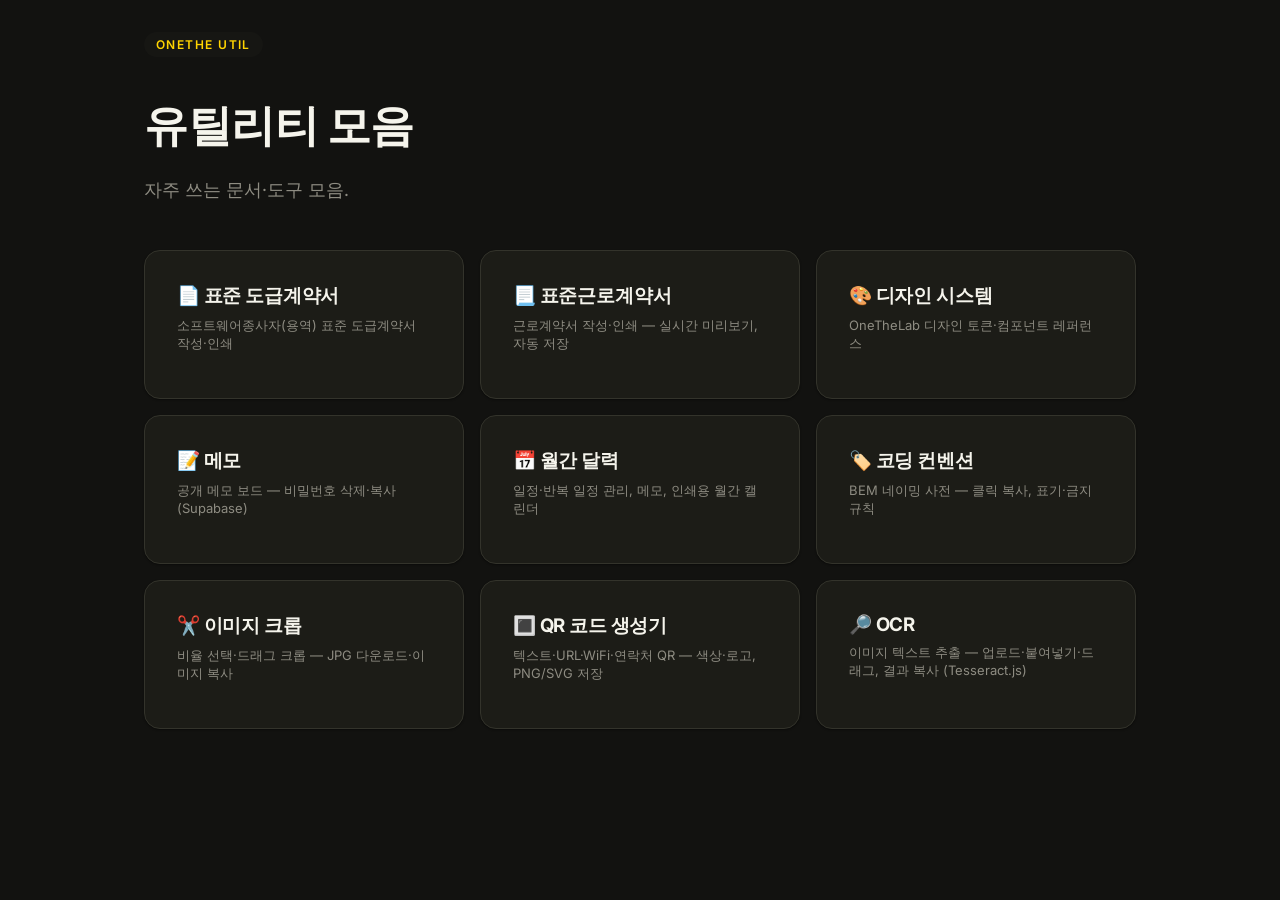
<file: index.html>
<!DOCTYPE html>
<html lang="ko">
<head>
    <meta charset="UTF-8">
    <meta name="viewport" content="width=device-width, initial-scale=1.0">
    <title>OneThe Util</title>
    <link rel="icon" type="image/svg+xml" href="assets/favicon-util.svg">
    <link rel="preconnect" href="https://fonts.googleapis.com">
    <link rel="preconnect" href="https://fonts.gstatic.com" crossorigin>
    <link href="https://fonts.googleapis.com/css2?family=Inter:wght@400;500;600;700;800&family=JetBrains+Mono:wght@400;500&display=swap" rel="stylesheet">
    <link rel="stylesheet" href="assets/ds.css">
    <style>
        .link-list{list-style:none;padding:0;margin:0;display:grid;
            grid-template-columns:repeat(3,1fr);gap:var(--s4);}
        .link-list .card{display:flex;flex-direction:column;gap:6px;height:100%;
            cursor:pointer;transition:.15s;text-decoration:none;}
        .link-list .card:hover{border-color:var(--brand-yellow);
            box-shadow:var(--sh-md);transform:translateY(-2px);}
        .link-list h3{margin:0;}
        .link-list .desc{color:var(--muted);font-size:13px;margin-top:2px;}
        @media(max-width:900px){.link-list{grid-template-columns:repeat(2,1fr);}}
        @media(max-width:560px){.link-list{grid-template-columns:1fr;}}
        .hero{margin-bottom:var(--s7);}
        .hero h1{font-size:44px;line-height:1.05;}
        .hero p{color:var(--muted);font-size:18px;margin-top:var(--s3);}
    </style>
</head>
<body>
    <main class="container">
        <header class="hero">
            <span class="eyebrow">OneThe Util</span>
            <h1>유틸리티 모음</h1>
            <p>자주 쓰는 문서·도구 모음.</p>
        </header>

        <ul class="link-list">
            <li>
                <a class="card" target="_blank" rel="noopener" href="contect/contect.html">
                    <h3>📄 표준 도급계약서</h3>
                    <p class="desc">소프트웨어종사자(용역) 표준 도급계약서 작성·인쇄</p>
                </a>
            </li>
            <li>
                <a class="card" target="_blank" rel="noopener" href="labor/labor.html">
                    <h3>📃 표준근로계약서</h3>
                    <p class="desc">근로계약서 작성·인쇄 — 실시간 미리보기, 자동 저장</p>
                </a>
            </li>
            <li>
                <a class="card" target="_blank" rel="noopener" href="design-system/design_system.html">
                    <h3>🎨 디자인 시스템</h3>
                    <p class="desc">OneTheLab 디자인 토큰·컴포넌트 레퍼런스</p>
                </a>
            </li>
            <li>
                <a class="card" target="_blank" rel="noopener" href="memo/memo.html">
                    <h3>📝 메모</h3>
                    <p class="desc">공개 메모 보드 — 비밀번호 삭제·복사 (Supabase)</p>
                </a>
            </li>
            <li>
                <a class="card" target="_blank" rel="noopener" href="month/month.html">
                    <h3>📅 월간 달력</h3>
                    <p class="desc">일정·반복 일정 관리, 메모, 인쇄용 월간 캘린더</p>
                </a>
            </li>
            <li>
                <a class="card" target="_blank" rel="noopener" href="convention/convention.html">
                    <h3>🏷️ 코딩 컨벤션</h3>
                    <p class="desc">BEM 네이밍 사전 — 클릭 복사, 표기·금지 규칙</p>
                </a>
            </li>
            <li>
                <a class="card" target="_blank" rel="noopener" href="crop/crop.html">
                    <h3>✂️ 이미지 크롭</h3>
                    <p class="desc">비율 선택·드래그 크롭 — JPG 다운로드·이미지 복사</p>
                </a>
            </li>
            <li>
                <a class="card" target="_blank" rel="noopener" href="qr/qr.html">
                    <h3>🔳 QR 코드 생성기</h3>
                    <p class="desc">텍스트·URL·WiFi·연락처 QR — 색상·로고, PNG/SVG 저장</p>
                </a>
            </li>
            <li>
                <a class="card" target="_blank" rel="noopener" href="ocr/ocr.html">
                    <h3>🔎 OCR</h3>
                    <p class="desc">이미지 텍스트 추출 — 업로드·붙여넣기·드래그, 결과 복사 (Tesseract.js)</p>
                </a>
            </li>
        </ul>
    </main>

</body>
</html>
</file>
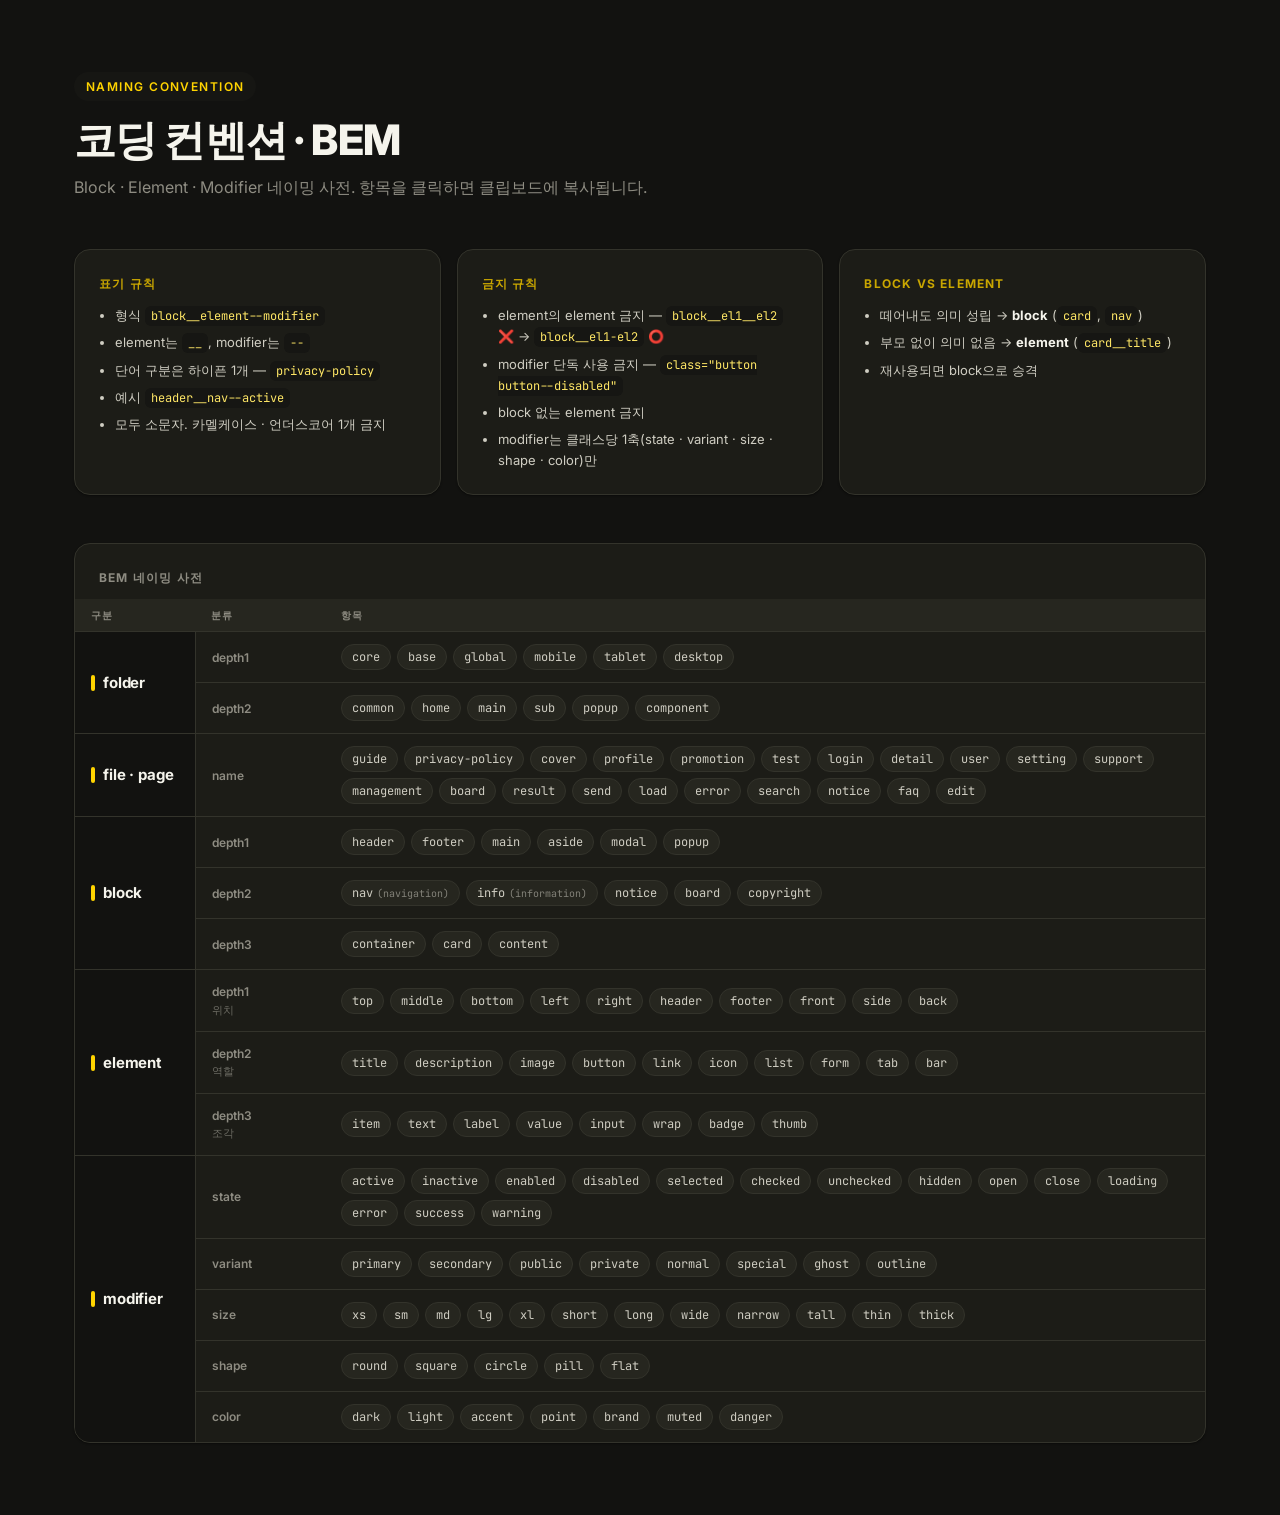
<file: convention/convention.html>
<!DOCTYPE html>
<html lang="ko" data-theme="dark">
<head>
<meta charset="UTF-8">
<meta name="viewport" content="width=device-width, initial-scale=1.0">
<title>코딩컨벤션 coding conventions</title>
<meta name="color-scheme" content="dark">
<link rel="preconnect" href="https://fonts.googleapis.com">
<link rel="preconnect" href="https://fonts.gstatic.com" crossorigin>
<link href="https://fonts.googleapis.com/css2?family=Inter:wght@400;500;600;700;800&family=JetBrains+Mono:wght@400;500&display=swap" rel="stylesheet">
<link rel="stylesheet" href="../assets/ds.css">
<style>
body{line-height:1.6;-webkit-font-smoothing:antialiased;}
*{scrollbar-width:thin;scrollbar-color:var(--hairline) transparent}
*::-webkit-scrollbar{width:10px;height:10px}
*::-webkit-scrollbar-track{background:transparent}
*::-webkit-scrollbar-thumb{background:var(--hairline);border-radius:var(--r-pill);
  border:2px solid var(--canvas);background-clip:padding-box}
*::-webkit-scrollbar-thumb:hover{background:var(--brand-yellow-deep)}

.wrap{max-width:1180px;margin:0 auto;padding:var(--s8) var(--s5) var(--s8);}

/* hero */
.hero{margin-bottom:var(--s7);}
h1{font-size:42px;line-height:1.1;letter-spacing:-.02em;margin:0 0 var(--s3);}
.hero p{color:var(--muted);font-size:16px;margin:0;}

/* rules */
.rules{display:grid;grid-template-columns:repeat(auto-fit,minmax(300px,1fr));
  gap:var(--s4);margin-bottom:var(--s7);}
.rules .card{padding:var(--s5);}
.rules h2{font-size:12px;font-weight:700;letter-spacing:.1em;text-transform:uppercase;
  color:var(--brand-yellow-deep);margin:0 0 var(--s3);}
.rules ul{margin:0;padding-left:var(--s4);}
.rules li{font-size:13px;color:var(--body);margin-bottom:6px;}
.rules li:last-child{margin-bottom:0;}
.rules code{font-family:var(--mono);font-size:12px;background:#161613;color:var(--brand-yellow-soft);
  padding:2px 6px;border-radius:var(--r-sm);}
.rules strong{color:var(--ink);}

/* table */
.sheet{background:var(--surface);border:1px solid var(--hairline);
  border-radius:var(--r-lg);box-shadow:var(--sh-sm);overflow:hidden;}
table{width:100%;border-collapse:collapse;}
caption{text-align:left;padding:var(--s5) var(--s5) var(--s3);font-size:12px;
  font-weight:700;letter-spacing:.1em;text-transform:uppercase;color:var(--muted);}
thead th{font-size:10px;font-weight:700;letter-spacing:.12em;text-transform:uppercase;
  color:var(--muted);text-align:left;padding:var(--s2) var(--s4);
  background:var(--surface-soft);border-bottom:1px solid var(--hairline);}
tbody tr{border-bottom:1px solid var(--hairline);}
tbody tr:last-child{border-bottom:none;}
td,tbody th{padding:var(--s3) var(--s4);vertical-align:middle;}

th.group{width:120px;border-right:1px solid var(--hairline);
  background:var(--canvas);vertical-align:middle;text-align:left;}
th.group span{display:flex;align-items:center;gap:8px;font-size:15px;font-weight:700;
  color:var(--ink);letter-spacing:-.01em;}
th.group span::before{content:"";width:4px;height:16px;border-radius:2px;
  background:var(--brand-yellow);flex:none;}
th.sub{width:130px;font-size:12px;font-weight:600;color:var(--muted);
  text-align:left;white-space:nowrap;}
th.sub small{display:block;font-weight:400;font-size:11px;color:var(--hairline);
  color:#6b6a62;}

/* chips */
ul.items{display:flex;flex-wrap:wrap;gap:6px;list-style:none;margin:0;padding:0;}
ul.items li{font-family:var(--mono);font-size:12px;line-height:1;
  padding:6px 10px;border-radius:var(--r-pill);
  background:var(--surface-soft);color:var(--body);
  border:1px solid var(--hairline);cursor:pointer;
  transition:background .12s,color .12s,border-color .12s;user-select:none;}
ul.items li small{margin-left:4px;font-size:10px;opacity:.55;}
ul.items li:hover{background:var(--brand-yellow-soft);color:var(--on-brand);
  border-color:var(--brand-yellow-soft);}
ul.items li.is-copied{background:var(--brand-yellow);color:var(--on-brand);
  border-color:var(--brand-yellow);}

/* toast */
#toast{position:fixed;bottom:var(--s6);left:50%;
  transform:translateX(-50%) translateY(10px);
  display:flex;align-items:center;gap:8px;
  font-size:13px;font-weight:600;font-family:var(--mono);
  padding:10px 18px;border-radius:var(--r-pill);
  background:var(--brand-yellow);color:var(--on-brand);
  box-shadow:var(--sh-lg);opacity:0;pointer-events:none;
  transition:opacity .18s,transform .18s;z-index:100;}
#toast.is-visible{opacity:1;transform:translateX(-50%) translateY(0);}
#toast.is-error{background:var(--error);color:#fff;}

@media (max-width:720px){
  h1{font-size:32px;}
  th.group,th.sub{width:auto;}
  th.group,th.sub,td{display:block;}
  th.group{border-right:none;border-bottom:1px solid var(--hairline);}
  tbody tr{border-bottom:2px solid var(--hairline);}
}
</style>
</head>
<body>
<div class="wrap">

  <header class="hero">
    <span class="eyebrow">naming convention</span>
    <h1>코딩 컨벤션 · BEM</h1>
    <p>Block · Element · Modifier 네이밍 사전. 항목을 클릭하면 클립보드에 복사됩니다.</p>
  </header>

  <section class="rules">
    <article class="card">
      <h2>표기 규칙</h2>
      <ul>
        <li>형식 <code>block__element--modifier</code></li>
        <li>element는 <code>__</code>, modifier는 <code>--</code></li>
        <li>단어 구분은 하이픈 1개 — <code>privacy-policy</code></li>
        <li>예시 <code>header__nav--active</code></li>
        <li>모두 소문자. 카멜케이스 · 언더스코어 1개 금지</li>
      </ul>
    </article>

    <article class="card">
      <h2>금지 규칙</h2>
      <ul>
        <li>element의 element 금지 — <code>block__el1__el2</code> ❌ → <code>block__el1-el2</code> ⭕</li>
        <li>modifier 단독 사용 금지 — <code>class="button button--disabled"</code></li>
        <li>block 없는 element 금지</li>
        <li>modifier는 클래스당 1축(state · variant · size · shape · color)만</li>
      </ul>
    </article>

    <article class="card">
      <h2>block vs element</h2>
      <ul>
        <li>떼어내도 의미 성립 → <strong>block</strong> (<code>card</code>, <code>nav</code>)</li>
        <li>부모 없이 의미 없음 → <strong>element</strong> (<code>card__title</code>)</li>
        <li>재사용되면 block으로 승격</li>
      </ul>
    </article>
  </section>

  <div class="sheet">
    <table>
      <caption>BEM 네이밍 사전</caption>
      <thead>
        <tr>
          <th scope="col">구분</th>
          <th scope="col">분류</th>
          <th scope="col">항목</th>
        </tr>
      </thead>
      <tbody>
        <!-- folder ---------------------------------->
        <tr>
          <th class="group" rowspan="2" scope="rowgroup"><span>folder</span></th>
          <th class="sub" scope="row">depth1</th>
          <td>
            <ul class="items">
              <li>core</li>
              <li>base</li>
              <li>global</li>
              <li>mobile</li>
              <li>tablet</li>
              <li>desktop</li>
            </ul>
          </td>
        </tr>
        <tr>
          <th class="sub" scope="row">depth2</th>
          <td>
            <ul class="items">
              <li>common</li>
              <li>home</li>
              <li>main</li>
              <li>sub</li>
              <li>popup</li>
              <li>component</li>
            </ul>
          </td>
        </tr>
        <!-- file, page ------------------------------>
        <tr>
          <th class="group" scope="rowgroup"><span>file · page</span></th>
          <th class="sub" scope="row">name</th>
          <td>
            <ul class="items">
              <li>guide</li>
              <li>privacy-policy</li>
              <li>cover</li>
              <li>profile</li>
              <li>promotion</li>
              <li>test</li>
              <li>login</li>
              <li>detail</li>
              <li>user</li>
              <li>setting</li>
              <li>support</li>
              <li>management</li>
              <li>board</li>
              <li>result</li>
              <li>send</li>
              <li>load</li>
              <li>error</li>
              <li>search</li>
              <li>notice</li>
              <li>faq</li>
              <li>edit</li>
            </ul>
          </td>
        </tr>
        <!-- block ----------------------------------->
        <tr>
          <th class="group" rowspan="3" scope="rowgroup"><span>block</span></th>
          <th class="sub" scope="row">depth1</th>
          <td>
            <ul class="items">
              <li>header</li>
              <li>footer</li>
              <li>main</li>
              <li>aside</li>
              <li>modal</li>
              <li>popup</li>
            </ul>
          </td>
        </tr>
        <tr>
          <th class="sub" scope="row">depth2</th>
          <td>
            <ul class="items">
              <li data-copy="nav">nav<small>(navigation)</small></li>
              <li data-copy="info">info<small>(information)</small></li>
              <li>notice</li>
              <li>board</li>
              <li>copyright</li>
            </ul>
          </td>
        </tr>
        <tr>
          <th class="sub" scope="row">depth3</th>
          <td>
            <ul class="items">
              <li>container</li>
              <li>card</li>
              <li>content</li>
            </ul>
          </td>
        </tr>
        <!-- element --------------------------------->
        <tr>
          <th class="group" rowspan="3" scope="rowgroup"><span>element</span></th>
          <th class="sub" scope="row">depth1 <small>위치</small></th>
          <td>
            <ul class="items">
              <li>top</li>
              <li>middle</li>
              <li>bottom</li>
              <li>left</li>
              <li>right</li>
              <li>header</li>
              <li>footer</li>
              <li>front</li>
              <li>side</li>
              <li>back</li>
            </ul>
          </td>
        </tr>
        <tr>
          <th class="sub" scope="row">depth2 <small>역할</small></th>
          <td>
            <ul class="items">
              <li>title</li>
              <li data-copy="desc">description</li>
              <li>image</li>
              <li>button</li>
              <li>link</li>
              <li>icon</li>
              <li>list</li>
              <li>form</li>
              <li>tab</li>
              <li>bar</li>
            </ul>
          </td>
        </tr>
        <tr>
          <th class="sub" scope="row">depth3 <small>조각</small></th>
          <td>
            <ul class="items">
              <li>item</li>
              <li>text</li>
              <li>label</li>
              <li>value</li>
              <li>input</li>
              <li>wrap</li>
              <li>badge</li>
              <li>thumb</li>
            </ul>
          </td>
        </tr>
        <!-- modifier -------------------------------->
        <tr>
          <th class="group" rowspan="5" scope="rowgroup"><span>modifier</span></th>
          <th class="sub" scope="row">state</th>
          <td>
            <ul class="items">
              <li>active</li>
              <li>inactive</li>
              <li>enabled</li>
              <li>disabled</li>
              <li>selected</li>
              <li>checked</li>
              <li>unchecked</li>
              <li>hidden</li>
              <li>open</li>
              <li>close</li>
              <li>loading</li>
              <li>error</li>
              <li>success</li>
              <li>warning</li>
            </ul>
          </td>
        </tr>
        <tr>
          <th class="sub" scope="row">variant</th>
          <td>
            <ul class="items">
              <li>primary</li>
              <li>secondary</li>
              <li>public</li>
              <li>private</li>
              <li>normal</li>
              <li>special</li>
              <li>ghost</li>
              <li>outline</li>
            </ul>
          </td>
        </tr>
        <tr>
          <th class="sub" scope="row">size</th>
          <td>
            <ul class="items">
              <li>xs</li>
              <li>sm</li>
              <li>md</li>
              <li>lg</li>
              <li>xl</li>
              <li>short</li>
              <li>long</li>
              <li>wide</li>
              <li>narrow</li>
              <li>tall</li>
              <li>thin</li>
              <li>thick</li>
            </ul>
          </td>
        </tr>
        <tr>
          <th class="sub" scope="row">shape</th>
          <td>
            <ul class="items">
              <li>round</li>
              <li>square</li>
              <li>circle</li>
              <li>pill</li>
              <li>flat</li>
            </ul>
          </td>
        </tr>
        <tr>
          <th class="sub" scope="row">color</th>
          <td>
            <ul class="items">
              <li>dark</li>
              <li>light</li>
              <li>accent</li>
              <li>point</li>
              <li>brand</li>
              <li>muted</li>
              <li>danger</li>
            </ul>
          </td>
        </tr>
      </tbody>
    </table>
  </div>

</div>

<div id="toast" role="status" aria-live="polite"></div>

<script>
(function () {
  var toast = document.getElementById('toast');
  var toastTimer = null;

  function showToast(text, isError) {
    toast.textContent = isError ? '복사 실패' : text;
    toast.classList.toggle('is-error', !!isError);
    toast.classList.add('is-visible');
    clearTimeout(toastTimer);
    toastTimer = setTimeout(function () {
      toast.classList.remove('is-visible');
    }, 1200);
  }

  function copyText(text) {
    if (navigator.clipboard && window.isSecureContext) {
      return navigator.clipboard.writeText(text);
    }
    // 구형 브라우저 / file: 프로토콜 대응
    return new Promise(function (resolve, reject) {
      var textarea = document.createElement('textarea');
      textarea.value = text;
      textarea.setAttribute('readonly', '');
      textarea.style.position = 'fixed';
      textarea.style.opacity = '0';
      document.body.appendChild(textarea);
      textarea.select();
      try {
        document.execCommand('copy') ? resolve() : reject(new Error('copy failed'));
      } catch (err) {
        reject(err);
      } finally {
        document.body.removeChild(textarea);
      }
    });
  }

  document.querySelectorAll('ul.items li').forEach(function (li) {
    li.addEventListener('click', function () {
      // data-copy가 있으면 그 값, 없으면 텍스트에서 괄호 설명 제거
      var text = li.dataset.copy || li.textContent.replace(/\s*\(.*?\)\s*/g, '').trim();
      if (!text) return;

      copyText(text).then(function () {
        li.classList.add('is-copied');
        setTimeout(function () {
          li.classList.remove('is-copied');
        }, 400);
        showToast(text);
      }).catch(function () {
        showToast('', true);
      });
    });
  });
})();
</script>
</body>
</html>
</file>
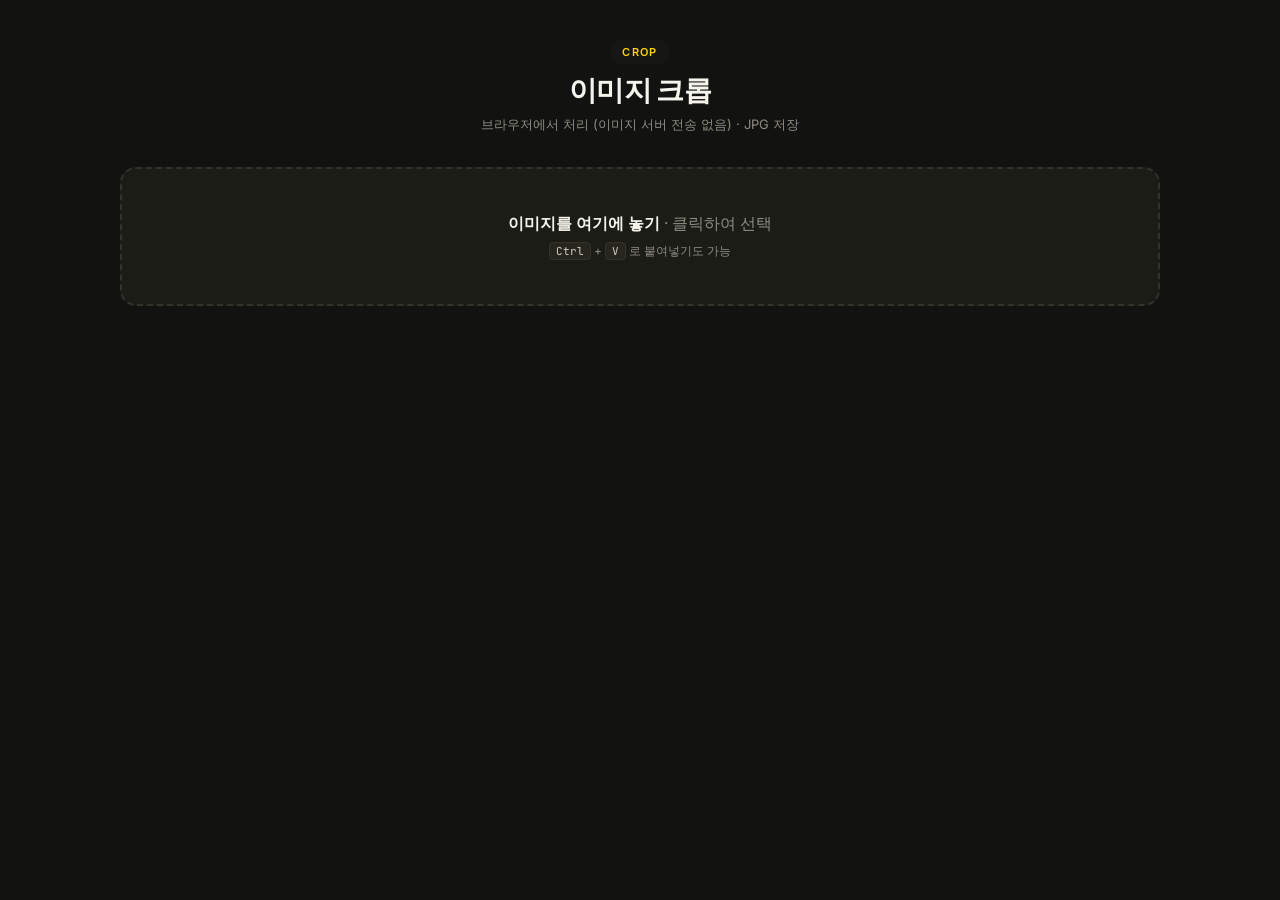
<file: crop/crop.html>
<!DOCTYPE html>
<html lang="ko" data-theme="dark">
<head>
<meta charset="UTF-8">
<meta name="viewport" content="width=device-width, initial-scale=1.0">
<link rel="icon" type="image/svg+xml" href="favicon-crop.svg">
<title>이미지 크롭</title>
<link rel="preconnect" href="https://fonts.googleapis.com">
<link rel="preconnect" href="https://fonts.gstatic.com" crossorigin>
<link href="https://fonts.googleapis.com/css2?family=Inter:wght@400;500;600;700;800&family=JetBrains+Mono:wght@400;500&display=swap" rel="stylesheet">
<style>
  :root {
    --brand-yellow:#FFD400; --brand-yellow-soft:#FFE766; --brand-yellow-deep:#C9A600; --on-brand:#1A1A17;
    --ink:#F5F4EC; --body:#CFCDC2; --muted:#8E8C82; --hairline:#33332B;
    --canvas:#121210; --surface:#1C1C17; --surface-soft:#26261F;
    --sh-sm:0 1px 2px rgba(0,0,0,.4); --sh-md:0 4px 16px rgba(0,0,0,.45);
    --r-sm:6px; --r-md:10px; --r-lg:16px;
    --font:"Inter",-apple-system,"Segoe UI",sans-serif; --mono:"JetBrains Mono",ui-monospace,monospace;
  }
  * { box-sizing: border-box; }
  body {
    margin: 0; min-height: 100vh; padding: 40px 24px 64px;
    display: flex; flex-direction: column; align-items: center; gap: 20px;
    font-family: var(--font); background: var(--canvas); color: var(--body);
    -webkit-font-smoothing: antialiased;
  }
  .eyebrow { display:inline-block; background:#161613; color:var(--brand-yellow); font-size:11px; font-weight:600;
             letter-spacing:.12em; text-transform:uppercase; padding:5px 12px; border-radius:9999px; margin-bottom:8px; }
  .head { text-align:center; }
  h1 { font-size: 28px; font-weight: 800; letter-spacing:-.02em; color: var(--ink); margin: 0; }
  .sub { font-size: 13px; color: var(--muted); margin-top: 6px; }

  .wrap { width:100%; max-width:1040px; display:flex; flex-direction:column; gap:16px; }

  .btn {
    font-family:var(--font); font-size:13px; font-weight:700; padding:9px 18px; border-radius:var(--r-md);
    border:1px solid var(--hairline); background:var(--surface); color:var(--body); cursor:pointer; transition:.12s;
  }
  .btn:hover:not(:disabled) { color:var(--ink); border-color:var(--brand-yellow); }
  .btn:disabled { opacity:.45; cursor:not-allowed; }
  .btn-primary { background:var(--brand-yellow); color:var(--on-brand); border-color:var(--brand-yellow); }
  .btn-primary:hover:not(:disabled) { background:var(--brand-yellow-soft); color:var(--on-brand); }
  .btn-sm { padding:7px 13px; font-size:12px; }

  /* 드롭존 */
  .drop {
    border:2px dashed var(--hairline); border-radius:var(--r-lg); background:var(--surface);
    padding:44px 24px; text-align:center; cursor:pointer; transition:.15s; color:var(--muted);
  }
  .drop:hover { border-color:var(--brand-yellow-deep); color:var(--body); }
  .drop.over { border-color:var(--brand-yellow); background:var(--surface-soft); color:var(--ink); }
  .drop strong { color:var(--ink); font-weight:700; }
  .drop .hint { font-size:12px; margin-top:8px; }
  .drop kbd { font-family:var(--mono); font-size:11px; background:var(--surface-soft); border:1px solid var(--hairline);
              border-radius:4px; padding:1px 6px; color:var(--body); }

  /* 편집 영역 */
  .editor { display:none; flex-direction:column; gap:14px; }
  .editor.show { display:flex; }

  .toolbar { display:flex; flex-wrap:wrap; gap:8px; align-items:center; }
  .toolbar .spacer { flex:1 1 auto; }
  .seg { display:flex; gap:6px; flex-wrap:wrap; }
  .seg .btn.on { background:var(--brand-yellow); color:var(--on-brand); border-color:var(--brand-yellow); }

  .board {
    display:flex; align-items:center; justify-content:center; padding:16px;
    background:var(--surface); border:1px solid var(--hairline); border-radius:var(--r-lg);
    overflow:hidden;
  }
  .stage { position:relative; line-height:0; touch-action:none; user-select:none; }
  .stage img { display:block; max-width:100%; max-height:62vh; width:auto; height:auto; user-select:none; -webkit-user-drag:none; }

  .cropbox {
    position:absolute; box-sizing:border-box; cursor:move;
    border:1px solid var(--brand-yellow);
    box-shadow:0 0 0 9999px rgba(0,0,0,.58);
  }
  /* 3분할 가이드 */
  .cropbox::before, .cropbox::after {
    content:""; position:absolute; inset:0; pointer-events:none; opacity:.35;
  }
  .cropbox::before {
    background:linear-gradient(to right, transparent 33.33%, #fff 33.33%, #fff calc(33.33% + 1px), transparent calc(33.33% + 1px),
                                         transparent 66.66%, #fff 66.66%, #fff calc(66.66% + 1px), transparent calc(66.66% + 1px));
  }
  .cropbox::after {
    background:linear-gradient(to bottom, transparent 33.33%, #fff 33.33%, #fff calc(33.33% + 1px), transparent calc(33.33% + 1px),
                                          transparent 66.66%, #fff 66.66%, #fff calc(66.66% + 1px), transparent calc(66.66% + 1px));
  }
  .h { position:absolute; width:14px; height:14px; background:var(--brand-yellow); border-radius:3px; z-index:2; }
  .h[data-h="nw"]{ left:-7px;  top:-7px;  cursor:nwse-resize; }
  .h[data-h="ne"]{ right:-7px; top:-7px;  cursor:nesw-resize; }
  .h[data-h="sw"]{ left:-7px;  bottom:-7px; cursor:nesw-resize; }
  .h[data-h="se"]{ right:-7px; bottom:-7px; cursor:nwse-resize; }
  .h[data-h="n"] { left:50%; top:-7px; transform:translateX(-50%); cursor:ns-resize; }
  .h[data-h="s"] { left:50%; bottom:-7px; transform:translateX(-50%); cursor:ns-resize; }
  .h[data-h="w"] { top:50%; left:-7px; transform:translateY(-50%); cursor:ew-resize; }
  .h[data-h="e"] { top:50%; right:-7px; transform:translateY(-50%); cursor:ew-resize; }

  .meta { font-size:11px; color:var(--muted); font-family:var(--mono); text-align:center; }

  .field { display:flex; align-items:center; gap:8px; font-size:12px; color:var(--muted); }
  .field input[type=range] { accent-color:var(--brand-yellow); width:120px; }
  .field input[type=checkbox] { accent-color:var(--brand-yellow); width:15px; height:15px; }
  /* 출력 크기 버튼 */
  #sizebar { align-items:flex-start; }
  #sizes { display:flex; flex-wrap:wrap; gap:6px; align-items:center; flex:1 1 320px; }
  #sizes .btn { font-family:var(--mono); font-size:11px; }
  #sizes .btn b { font-family:var(--font); font-weight:700; }
  #sizes .btn .use { color:var(--muted); font-family:var(--font); }
  #sizes .btn.on .use { color:var(--on-brand); opacity:.7; }
  #sizes .empty { font-size:12px; color:var(--muted); }

  /* 결과 */
  .result { display:none; flex-direction:column; gap:12px;
            background:var(--surface); border:1px solid var(--hairline); border-radius:var(--r-lg); padding:18px; }
  .result.show { display:flex; }
  .result-head { display:flex; align-items:center; gap:10px; flex-wrap:wrap; }
  .result-head .label { font-size:13px; font-weight:700; color:var(--ink); margin-right:auto; }
  .result img { max-width:100%; max-height:340px; display:block; margin:0 auto;
                border:1px solid var(--hairline); border-radius:var(--r-md); box-shadow:var(--sh-sm); }

  .toast {
    position:fixed; left:50%; bottom:28px; transform:translateX(-50%) translateY(20px);
    background:var(--brand-yellow); color:var(--on-brand); font-size:13px; font-weight:700;
    padding:10px 20px; border-radius:9999px; box-shadow:var(--sh-md); opacity:0; pointer-events:none; transition:.2s;
  }
  .toast.show { opacity:1; transform:translateX(-50%) translateY(0); }
</style>
</head>
<body>
  <div class="head">
    <span class="eyebrow">CROP</span>
    <h1>이미지 크롭</h1>
    <p class="sub">브라우저에서 처리 (이미지 서버 전송 없음) · JPG 저장</p>
  </div>

  <div class="wrap">
    <div id="drop" class="drop" tabindex="0">
      <div><strong>이미지를 여기에 놓기</strong> · 클릭하여 선택</div>
      <div class="hint"><kbd>Ctrl</kbd> + <kbd>V</kbd> 로 붙여넣기도 가능</div>
      <input id="file" type="file" accept="image/*" hidden>
    </div>

    <div id="editor" class="editor">
      <div class="toolbar">
        <div class="seg" id="ratios">
          <button class="btn btn-sm on" data-r="free">자유</button>
          <button class="btn btn-sm" data-r="1:1">1:1</button>
          <button class="btn btn-sm" data-r="4:3">4:3</button>
          <button class="btn btn-sm" data-r="3:4">3:4</button>
          <button class="btn btn-sm" data-r="16:9">16:9</button>
          <button class="btn btn-sm" data-r="9:16">9:16</button>
        </div>
        <div class="spacer"></div>
        <label class="field">
          품질 <input type="range" id="quality" min="50" max="100" step="1" value="92">
          <span id="quality-v" style="font-family:var(--mono);color:var(--body)">92</span>
        </label>
        <button class="btn btn-sm" id="reset">선택 초기화</button>
        <button class="btn btn-sm" id="change">다른 이미지</button>
      </div>

      <div class="board">
        <div class="stage" id="stage">
          <img id="img" alt="원본">
          <div class="cropbox" id="cropbox">
            <div class="h" data-h="nw"></div><div class="h" data-h="n"></div><div class="h" data-h="ne"></div>
            <div class="h" data-h="w"></div><div class="h" data-h="e"></div>
            <div class="h" data-h="sw"></div><div class="h" data-h="s"></div><div class="h" data-h="se"></div>
          </div>
        </div>
      </div>

      <div class="meta" id="meta">—</div>

      <div class="toolbar" id="sizebar">
        <span class="field" style="padding-top:8px">출력 크기</span>
        <div class="seg" id="sizes"><!-- 비율 선택에 따라 채워짐 --></div>
      </div>

      <div class="toolbar">
        <label class="field"><input type="checkbox" id="noup"> 원본보다 크게 안 함</label>
        <div class="spacer"></div>
        <button class="btn btn-primary" id="docrop">크롭</button>
      </div>
    </div>

    <div id="result" class="result">
      <div class="result-head">
        <span class="label">크롭 결과</span>
        <span class="meta" id="rmeta"></span>
        <button class="btn btn-primary btn-sm" id="download">다운로드</button>
        <button class="btn btn-sm" id="copy">이미지 복사</button>
      </div>
      <img id="rimg" alt="크롭 결과">
    </div>
  </div>

  <div id="toast" class="toast">복사됨</div>

<script>
  const $ = id => document.getElementById(id);
  const drop = $("drop"), fileInput = $("file"), editor = $("editor");
  const stage = $("stage"), img = $("img"), box = $("cropbox");
  const metaEl = $("meta"), toast = $("toast");
  const result = $("result"), rimg = $("rimg"), rmetaEl = $("rmeta");

  const MIN = 24;              // 최소 선택 크기(화면 px)
  let srcURL = null;           // 원본 objectURL
  let outURL = null;           // 결과 미리보기 objectURL
  let outBlob = null;          // 결과 JPG blob
  let outDim = { w: 0, h: 0 }; // 결과 픽셀 크기(파일명용)
  let ratio = null;            // w/h, null이면 자유
  let crop = { x: 0, y: 0, w: 1, h: 1 };   // 이미지 기준 정규화 좌표(0~1)

  function showToast(msg) {
    toast.textContent = msg; toast.classList.add("show");
    clearTimeout(showToast._t); showToast._t = setTimeout(() => toast.classList.remove("show"), 1500);
  }
  const clamp = (v, lo, hi) => Math.min(hi, Math.max(lo, v));
  const dispW = () => img.clientWidth;
  const dispH = () => img.clientHeight;

  /* ---------- 이미지 로드 ---------- */
  function acceptFile(f) {
    if (!f || !f.type.startsWith("image/")) { showToast("이미지 파일만 가능"); return; }
    if (srcURL) URL.revokeObjectURL(srcURL);
    srcURL = URL.createObjectURL(f);
    img.onload = () => {
      drop.style.display = "none";
      editor.classList.add("show");
      resetCrop();
    };
    img.onerror = () => { showToast("이미지를 읽을 수 없음"); };
    img.src = srcURL;
    clearResult();
  }

  drop.addEventListener("click", () => fileInput.click());
  drop.addEventListener("keydown", e => { if (e.key === "Enter" || e.key === " ") { e.preventDefault(); fileInput.click(); } });
  fileInput.addEventListener("change", () => { if (fileInput.files[0]) acceptFile(fileInput.files[0]); fileInput.value = ""; });

  ["dragenter", "dragover"].forEach(ev => drop.addEventListener(ev, e => { e.preventDefault(); drop.classList.add("over"); }));
  ["dragleave", "drop"].forEach(ev => drop.addEventListener(ev, e => { e.preventDefault(); drop.classList.remove("over"); }));
  drop.addEventListener("drop", e => { e.stopPropagation(); const f = e.dataTransfer.files[0]; if (f) acceptFile(f); });

  // 편집 중에도 드래그로 교체 가능
  ["dragenter", "dragover"].forEach(ev => window.addEventListener(ev, e => { if (e.dataTransfer && e.dataTransfer.types.includes("Files")) e.preventDefault(); }));
  window.addEventListener("drop", e => {
    if (!e.dataTransfer || !e.dataTransfer.files.length) return;
    e.preventDefault();
    acceptFile(e.dataTransfer.files[0]);
  });

  window.addEventListener("paste", e => {
    const items = e.clipboardData && e.clipboardData.items;
    if (!items) return;
    for (const it of items) {
      if (it.type.startsWith("image/")) { acceptFile(it.getAsFile()); e.preventDefault(); return; }
    }
  });

  $("change").addEventListener("click", () => fileInput.click());

  /* ---------- 선택 영역 ---------- */
  // 비율에 맞춰 이미지 안에 최대 크기로 가운데 배치
  function resetCrop() {
    const W = dispW(), H = dispH();
    let w = W, h = H;
    if (ratio) {
      if (W / H > ratio) { h = H; w = h * ratio; } else { w = W; h = w / ratio; }
    }
    setPx({ x: (W - w) / 2, y: (H - h) / 2, w, h });
  }

  function cropPx() {
    return { x: crop.x * dispW(), y: crop.y * dispH(), w: crop.w * dispW(), h: crop.h * dispH() };
  }

  function setPx(r) {
    const W = dispW(), H = dispH();
    if (!W || !H) return;
    crop = { x: r.x / W, y: r.y / H, w: r.w / W, h: r.h / H };
    paint();
  }

  function paint() {
    box.style.left = (crop.x * 100) + "%";
    box.style.top = (crop.y * 100) + "%";
    box.style.width = (crop.w * 100) + "%";
    box.style.height = (crop.h * 100) + "%";
    const o = outputSize(), p = plan(o);
    let s = `원본 ${img.naturalWidth}×${img.naturalHeight} · 선택 ${o.w}×${o.h}px`;
    if (ratio) s += ` · 비율 ${$("ratios").querySelector(".on").dataset.r}`;
    s += ` · 출력 ${p.tw}×${p.th}px`;
    if (p.tw > p.sw + 0.5) s += ` (${(p.tw / p.sw * 100).toFixed(0)}% 확대)`;
    if (p.sw < o.w - 0.5 || p.sh < o.h - 0.5) s += " · 비율 차이로 선택 영역 일부 잘림";
    metaEl.textContent = s;
  }

  function outputSize() {
    const NW = img.naturalWidth, NH = img.naturalHeight;
    const x = clamp(Math.round(crop.x * NW), 0, Math.max(0, NW - 1));
    const y = clamp(Math.round(crop.y * NH), 0, Math.max(0, NH - 1));
    return {
      x, y,
      w: clamp(Math.round(crop.w * NW), 1, NW - x),   // 반올림 오차로 원본 밖을 넘지 않게
      h: clamp(Math.round(crop.h * NH), 1, NH - y)
    };
  }

  /* ---------- 출력 크기(리사이즈) ---------- */
  // 비율별 프리셋: [가로, 세로, 사용처] — 큰 해상도부터. 70% 축소본은 사용처 표기 없음
  const PRESETS = {
    "1:1":  [[1080, 1080, "인스타"], [1000, 1000, ""], [756, 756, ""], [400, 400, "프로필"], [280, 280, ""]],
    "4:3":  [[1600, 1200, ""], [1120, 840, ""], [1024, 768, ""], [1000, 750, ""], [720, 540, ""]],
    "3:4":  [[1200, 1600, ""], [840, 1120, ""], [750, 1000, ""]],
    "16:9": [[2560, 1440, "QHD"], [1920, 1080, "FHD"], [1280, 720, "HD · 유튜브 썸네일"], [1000, 563, ""]],
    "9:16": [[1440, 2560, "QHD"], [1080, 1920, "FHD · 스토리·릴스"], [720, 1280, "HD"], [563, 1000, ""]]
  };

  let sizeVal = "none";        // "none" 또는 "1080x1080"

  function buildSizes() {
    const key = $("ratios").querySelector(".on").dataset.r;
    const wrap = $("sizes");
    const mk = (val, label, use) =>
      `<button class="btn btn-sm${val === sizeVal ? " on" : ""}" data-size="${val}">` +
      `${label}${use ? ` <span class="use">${use}</span>` : ""}</button>`;

    let html = mk("none", "<b>원본 유지</b>", "");
    if (key === "free") {
      html += mk("long:1000", "긴 변 1000", "비율 그대로 축소·확대");
      html += `<span class="empty">비율(1:1 · 4:3 · 3:4 · 16:9 · 9:16)을 고르면 프리셋이 나옵니다.</span>`;
    } else {
      PRESETS[key].forEach(([w, h, use]) => html += mk(`${w}x${h}`, `${w}×${h}`, use));
    }
    wrap.innerHTML = html;
  }

  $("sizes").addEventListener("click", e => {
    const btn = e.target.closest("button[data-size]"); if (!btn) return;
    sizeVal = btn.dataset.size;
    $("sizes").querySelectorAll("button").forEach(b => b.classList.toggle("on", b === btn));
    saveState(); paint();
  });

  function targetSpec() {
    if (sizeVal === "none") return { kind: "none" };
    if (sizeVal.startsWith("long:")) return { kind: "long", n: +sizeVal.slice(5) };
    const [w, h] = sizeVal.split("x").map(Number);
    return { kind: "fix", w, h };
  }

  // o(원본 픽셀 기준 선택 영역) → 실제로 읽어올 원본 영역 s*와 출력 크기 t*
  function plan(o) {
    const spec = targetSpec(), noup = $("noup").checked;
    if (spec.kind === "none") return { sx: o.x, sy: o.y, sw: o.w, sh: o.h, tw: o.w, th: o.h };

    // 긴 변 기준: 선택 영역 비율 그대로 스케일만 변경
    if (spec.kind === "long") {
      let s = spec.n / Math.max(o.w, o.h);
      if (noup) s = Math.min(s, 1);
      return { sx: o.x, sy: o.y, sw: o.w, sh: o.h,
               tw: Math.max(1, Math.round(o.w * s)), th: Math.max(1, Math.round(o.h * s)) };
    }

    // 목표 비율과 선택 비율이 다르면 선택 영역을 중앙 기준으로 한 번 더 잘라 채운다(cover)
    const tAR = spec.w / spec.h, sAR = o.w / o.h;
    let sw, sh;
    if (sAR > tAR) { sh = o.h; sw = sh * tAR; } else { sw = o.w; sh = sw / tAR; }
    const sx = o.x + (o.w - sw) / 2, sy = o.y + (o.h - sh) / 2;
    let tw = spec.w, th = spec.h;
    if (noup) { const k = Math.min(1, sw / tw); tw = Math.max(1, Math.round(tw * k)); th = Math.max(1, Math.round(th * k)); }
    return { sx, sy, sw, sh, tw, th };
  }

  $("noup").addEventListener("change", () => { saveState(); paint(); });

  /* ---------- 드래그(이동/리사이즈) ---------- */
  let drag = null;

  function onDown(e, mode) {
    if (e.button !== undefined && e.button !== 0) return;
    e.preventDefault(); e.stopPropagation();
    stage.setPointerCapture(e.pointerId);
    drag = { mode, id: e.pointerId, mx: e.clientX, my: e.clientY, s: cropPx() };
  }

  box.addEventListener("pointerdown", e => onDown(e, "move"));
  box.querySelectorAll(".h").forEach(h => h.addEventListener("pointerdown", e => onDown(e, h.dataset.h)));

  stage.addEventListener("pointermove", e => {
    if (!drag || e.pointerId !== drag.id) return;
    const W = dispW(), H = dispH();
    const dx = e.clientX - drag.mx, dy = e.clientY - drag.my;
    const s = drag.s;

    if (drag.mode === "move") {
      setPx({ x: clamp(s.x + dx, 0, W - s.w), y: clamp(s.y + dy, 0, H - s.h), w: s.w, h: s.h });
      return;
    }

    const m = drag.mode;
    const mx = clamp(e.clientX - stage.getBoundingClientRect().left, 0, W);
    const my = clamp(e.clientY - stage.getBoundingClientRect().top, 0, H);

    if (!ratio) {
      let l = s.x, t = s.y, r = s.x + s.w, b = s.y + s.h;
      if (m.includes("w")) l = clamp(mx, 0, r - MIN);
      if (m.includes("e")) r = clamp(mx, l + MIN, W);
      if (m.includes("n")) t = clamp(my, 0, b - MIN);
      if (m.includes("s")) b = clamp(my, t + MIN, H);
      setPx({ x: l, y: t, w: r - l, h: b - t });
      return;
    }

    // 비율 고정
    const corner = m.length === 2;
    if (corner) {
      // 반대편 모서리를 고정점으로 삼고 커서까지 비율에 맞춰 확장
      const ax = m.includes("e") ? s.x : s.x + s.w;
      const ay = m.includes("s") ? s.y : s.y + s.h;
      let w = Math.abs(mx - ax), h = Math.abs(my - ay);
      if (w / Math.max(h, 1e-6) > ratio) h = w / ratio; else w = h * ratio;
      const maxW = m.includes("e") ? W - ax : ax;
      const maxH = m.includes("s") ? H - ay : ay;
      if (w > maxW) { w = maxW; h = w / ratio; }
      if (h > maxH) { h = maxH; w = h * ratio; }
      if (w < MIN) { w = MIN; h = w / ratio; }
      if (h < MIN) { h = MIN; w = h * ratio; }
      setPx({ x: m.includes("e") ? ax : ax - w, y: m.includes("s") ? ay : ay - h, w, h });
      return;
    }

    // 변(edge): 한 축은 반대변 고정, 다른 축은 중심 기준으로 대칭 확장
    if (m === "e" || m === "w") {
      const ax = m === "e" ? s.x : s.x + s.w;
      const cy = s.y + s.h / 2;
      let w = Math.abs(mx - ax);
      const maxW = m === "e" ? W - ax : ax;
      w = clamp(w, MIN, maxW);
      let h = w / ratio;
      const maxH = 2 * Math.min(cy, H - cy);
      if (h > maxH) { h = maxH; w = h * ratio; }
      setPx({ x: m === "e" ? ax : ax - w, y: cy - h / 2, w, h });
    } else {
      const ay = m === "s" ? s.y : s.y + s.h;
      const cx = s.x + s.w / 2;
      let h = Math.abs(my - ay);
      const maxH = m === "s" ? H - ay : ay;
      h = clamp(h, MIN, maxH);
      let w = h * ratio;
      const maxW = 2 * Math.min(cx, W - cx);
      if (w > maxW) { w = maxW; h = w / ratio; }
      setPx({ x: cx - w / 2, y: m === "s" ? ay : ay - h, w, h });
    }
  });

  ["pointerup", "pointercancel"].forEach(ev => stage.addEventListener(ev, e => {
    if (drag && e.pointerId === drag.id) drag = null;
  }));

  // 빈 곳에서 드래그하면 새 선택 영역 그리기
  stage.addEventListener("pointerdown", e => {
    if (e.target !== img || e.button !== 0) return;
    e.preventDefault();
    stage.setPointerCapture(e.pointerId);
    const R = stage.getBoundingClientRect();
    const ox = clamp(e.clientX - R.left, 0, dispW()), oy = clamp(e.clientY - R.top, 0, dispH());
    setPx({ x: ox, y: oy, w: MIN, h: ratio ? MIN / ratio : MIN });
    drag = { mode: "se", id: e.pointerId, mx: e.clientX, my: e.clientY, s: { x: ox, y: oy, w: 0, h: 0 } };
  });

  /* ---------- 비율 ---------- */
  $("ratios").addEventListener("click", e => {
    const btn = e.target.closest("button"); if (!btn) return;
    $("ratios").querySelectorAll("button").forEach(b => b.classList.toggle("on", b === btn));
    const r = btn.dataset.r;
    ratio = r === "free" ? null : (() => { const [a, b] = r.split(":").map(Number); return a / b; })();
    sizeVal = "none";                        // 비율이 바뀌면 프리셋 목록도 바뀌므로 초기화
    buildSizes(); saveState();
    if (!ratio) { paint(); return; }
    // 현재 선택의 중심을 유지한 채 비율에 맞춰 다시 맞춤
    const W = dispW(), H = dispH(), c = cropPx();
    const cx = c.x + c.w / 2, cy = c.y + c.h / 2;
    let w = c.w, h = w / ratio;
    if (h > c.h) { h = c.h; w = h * ratio; }
    if (w > W) { w = W; h = w / ratio; }
    if (h > H) { h = H; w = h * ratio; }
    setPx({ x: clamp(cx - w / 2, 0, W - w), y: clamp(cy - h / 2, 0, H - h), w, h });
  });

  $("reset").addEventListener("click", resetCrop);
  window.addEventListener("resize", paint);

  /* ---------- 설정 저장 (비율·출력 크기·확대 허용·품질) ---------- */
  const STORE = "onethe-crop-v1";

  function saveState() {
    try {
      localStorage.setItem(STORE, JSON.stringify({
        r: $("ratios").querySelector(".on").dataset.r,
        size: sizeVal,
        noup: $("noup").checked,
        q: $("quality").value
      }));
    } catch {}
  }

  function loadState() {
    let d;
    try { d = JSON.parse(localStorage.getItem(STORE) || "null"); } catch {}
    if (!d) return;
    const btn = d.r && $("ratios").querySelector(`button[data-r="${d.r}"]`);
    if (btn) {
      $("ratios").querySelectorAll("button").forEach(b => b.classList.toggle("on", b === btn));
      ratio = d.r === "free" ? null : (() => { const [a, b] = d.r.split(":").map(Number); return a / b; })();
    }
    if (d.noup !== undefined) $("noup").checked = !!d.noup;
    if (d.q) { $("quality").value = d.q; $("quality-v").textContent = d.q; }
    if (d.size) sizeVal = d.size;
  }

  loadState();
  buildSizes();
  // 저장된 출력 크기가 현재 비율의 프리셋에 없으면 원본 유지로 되돌린다
  if (sizeVal !== "none" && !$("sizes").querySelector(`button[data-size="${sizeVal}"]`)) {
    sizeVal = "none";
    buildSizes();
  }

  /* ---------- 크롭 실행 ---------- */
  $("quality").addEventListener("input", () => { $("quality-v").textContent = $("quality").value; saveState(); });

  function clearResult() {
    result.classList.remove("show");
    if (outURL) { URL.revokeObjectURL(outURL); outURL = null; }
    outBlob = null;
  }

  $("docrop").addEventListener("click", () => {
    const o = outputSize(), p = plan(o);
    const c = document.createElement("canvas");
    c.width = p.tw; c.height = p.th;
    const cx = c.getContext("2d");
    cx.fillStyle = "#FFFFFF";              // JPG는 투명을 지원하지 않으므로 흰색으로 채움
    cx.fillRect(0, 0, p.tw, p.th);
    cx.imageSmoothingEnabled = true;
    cx.imageSmoothingQuality = "high";
    cx.drawImage(img, p.sx, p.sy, p.sw, p.sh, 0, 0, p.tw, p.th);

    const q = +$("quality").value / 100;
    c.toBlob(b => {
      if (!b) { showToast("크롭 실패"); return; }
      clearResult();
      outBlob = b;
      outDim = { w: p.tw, h: p.th };
      outURL = URL.createObjectURL(b);
      rimg.src = outURL;
      const scale = p.tw / p.sw;
      rmetaEl.textContent = `${p.tw}×${p.th}px · ${(b.size / 1024).toFixed(0)} KB · JPG ${$("quality").value}%` +
                            (Math.abs(scale - 1) > 0.01 ? ` · 원본 대비 ${(scale * 100).toFixed(0)}%` : "");
      result.classList.add("show");
      result.scrollIntoView({ behavior: "smooth", block: "nearest" });
    }, "image/jpeg", q);
  });

  $("download").addEventListener("click", () => {
    if (!outBlob) return;
    const a = document.createElement("a");
    a.href = outURL;
    a.download = `crop-${outDim.w}x${outDim.h}-${new Date().toISOString().slice(0, 10)}.jpg`;
    a.click();
  });

  // 클립보드 image/* 쓰기는 사실상 PNG만 지원 → 복사용으로만 PNG 변환
  $("copy").addEventListener("click", async () => {
    if (!outBlob) return;
    try {
      const bmp = await createImageBitmap(outBlob);
      const c = document.createElement("canvas");
      c.width = bmp.width; c.height = bmp.height;
      c.getContext("2d").drawImage(bmp, 0, 0);
      const png = await new Promise(res => c.toBlob(res, "image/png"));
      await navigator.clipboard.write([new ClipboardItem({ "image/png": png })]);
      showToast("이미지 복사됨 (PNG)");
    } catch {
      showToast("이 브라우저는 이미지 복사 미지원");
    }
  });
</script>
</body>
</html>
</file>
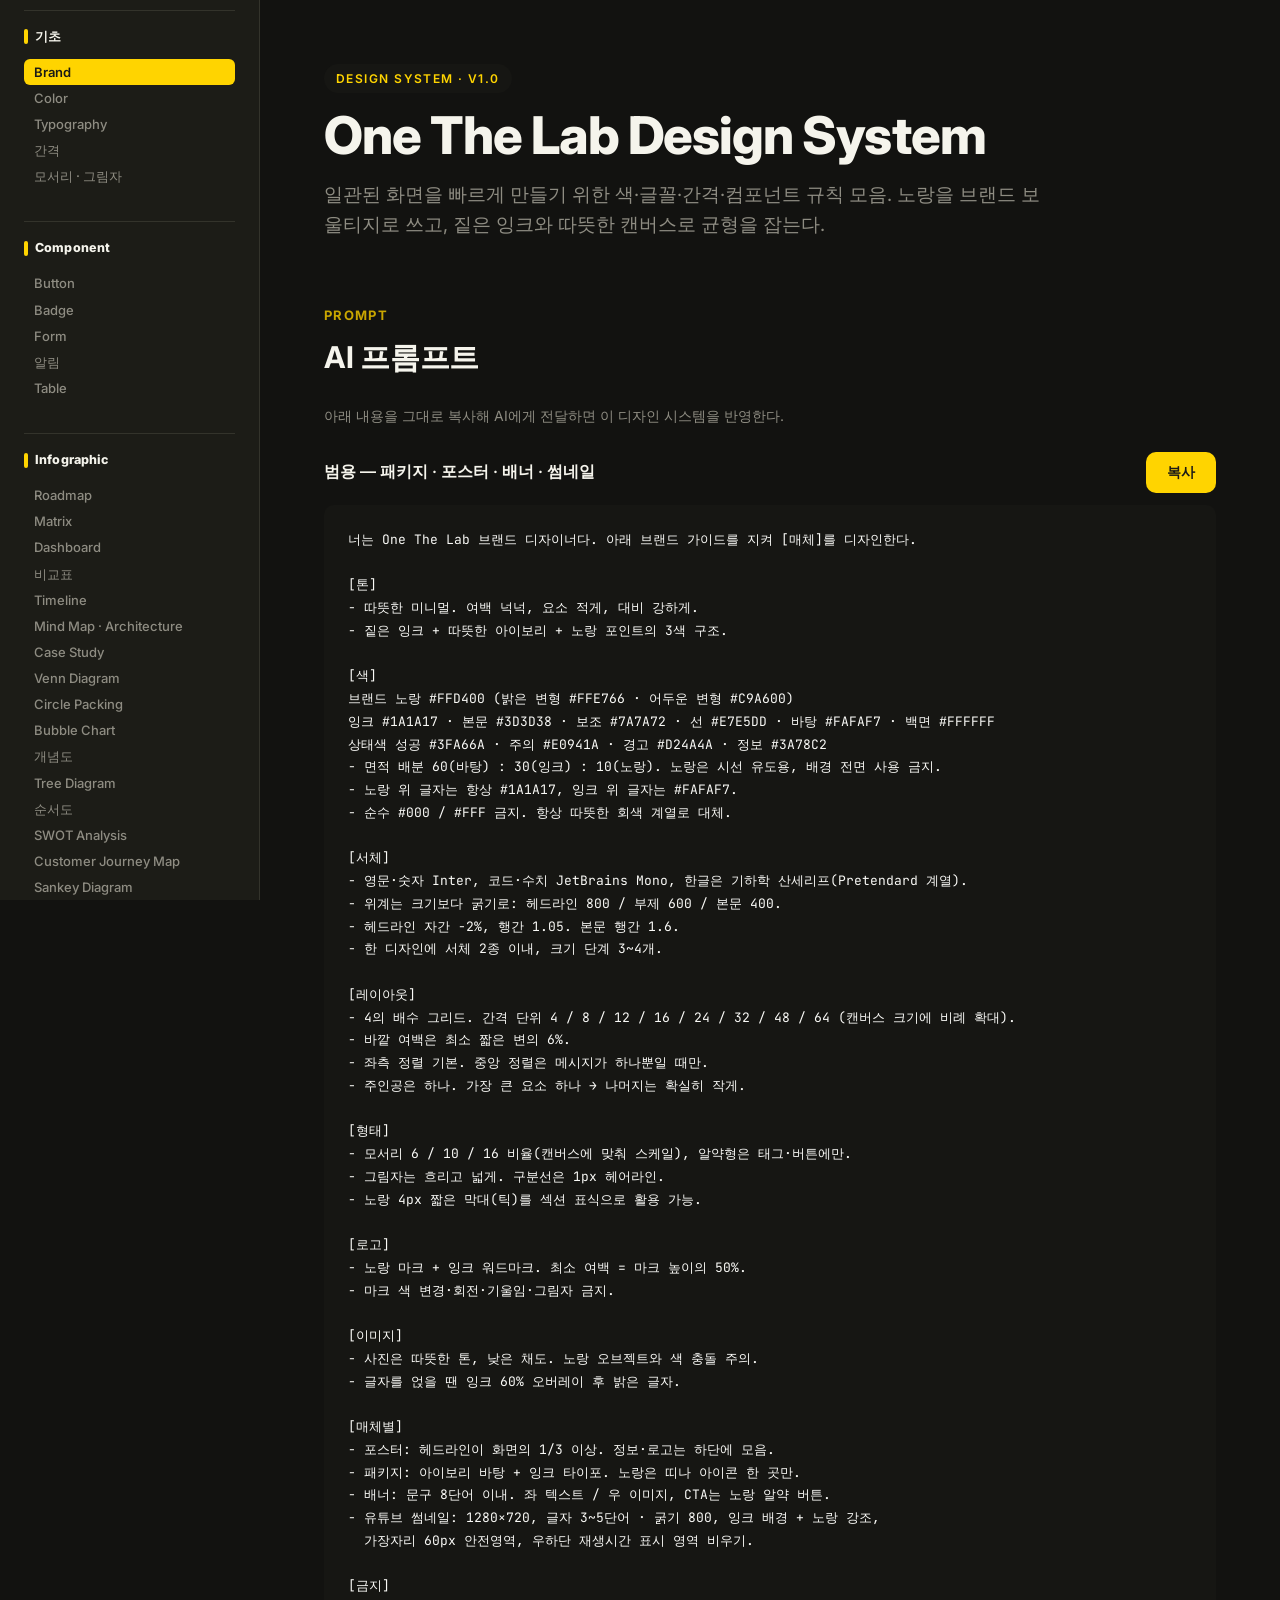
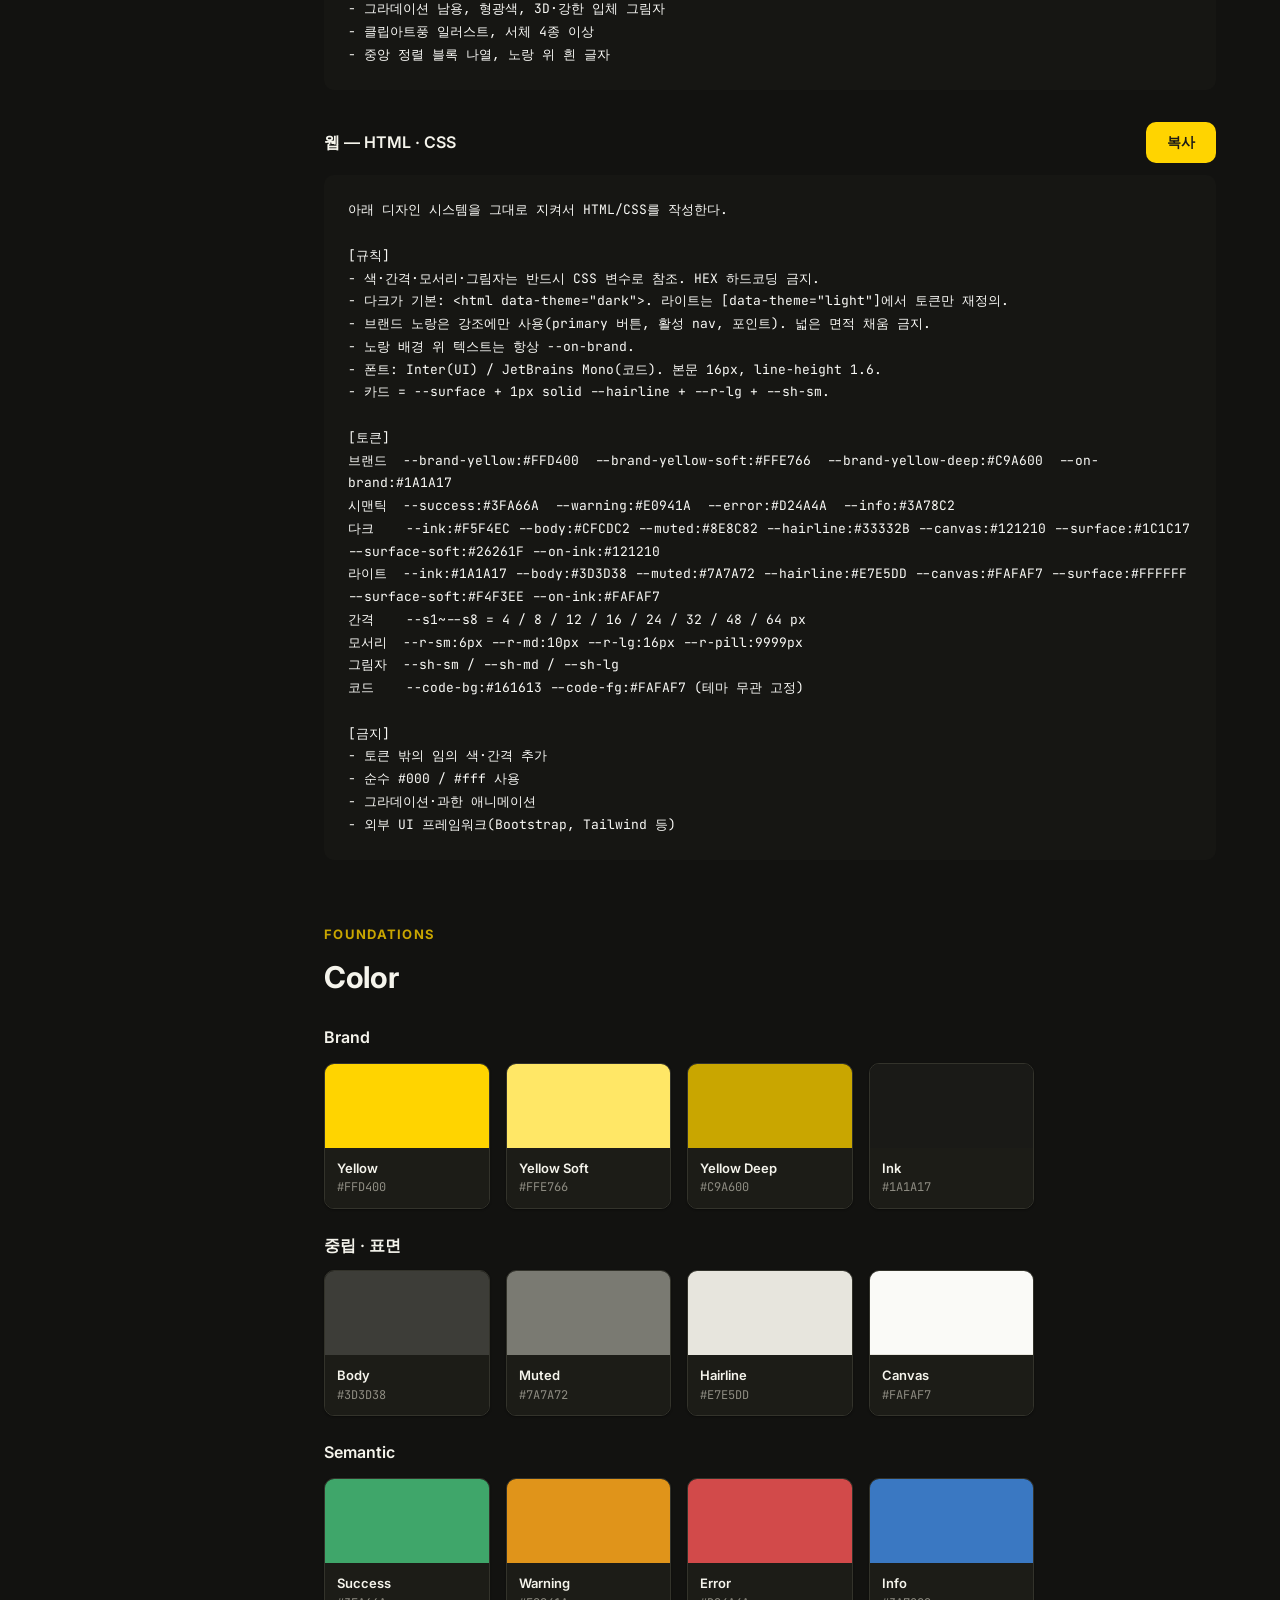
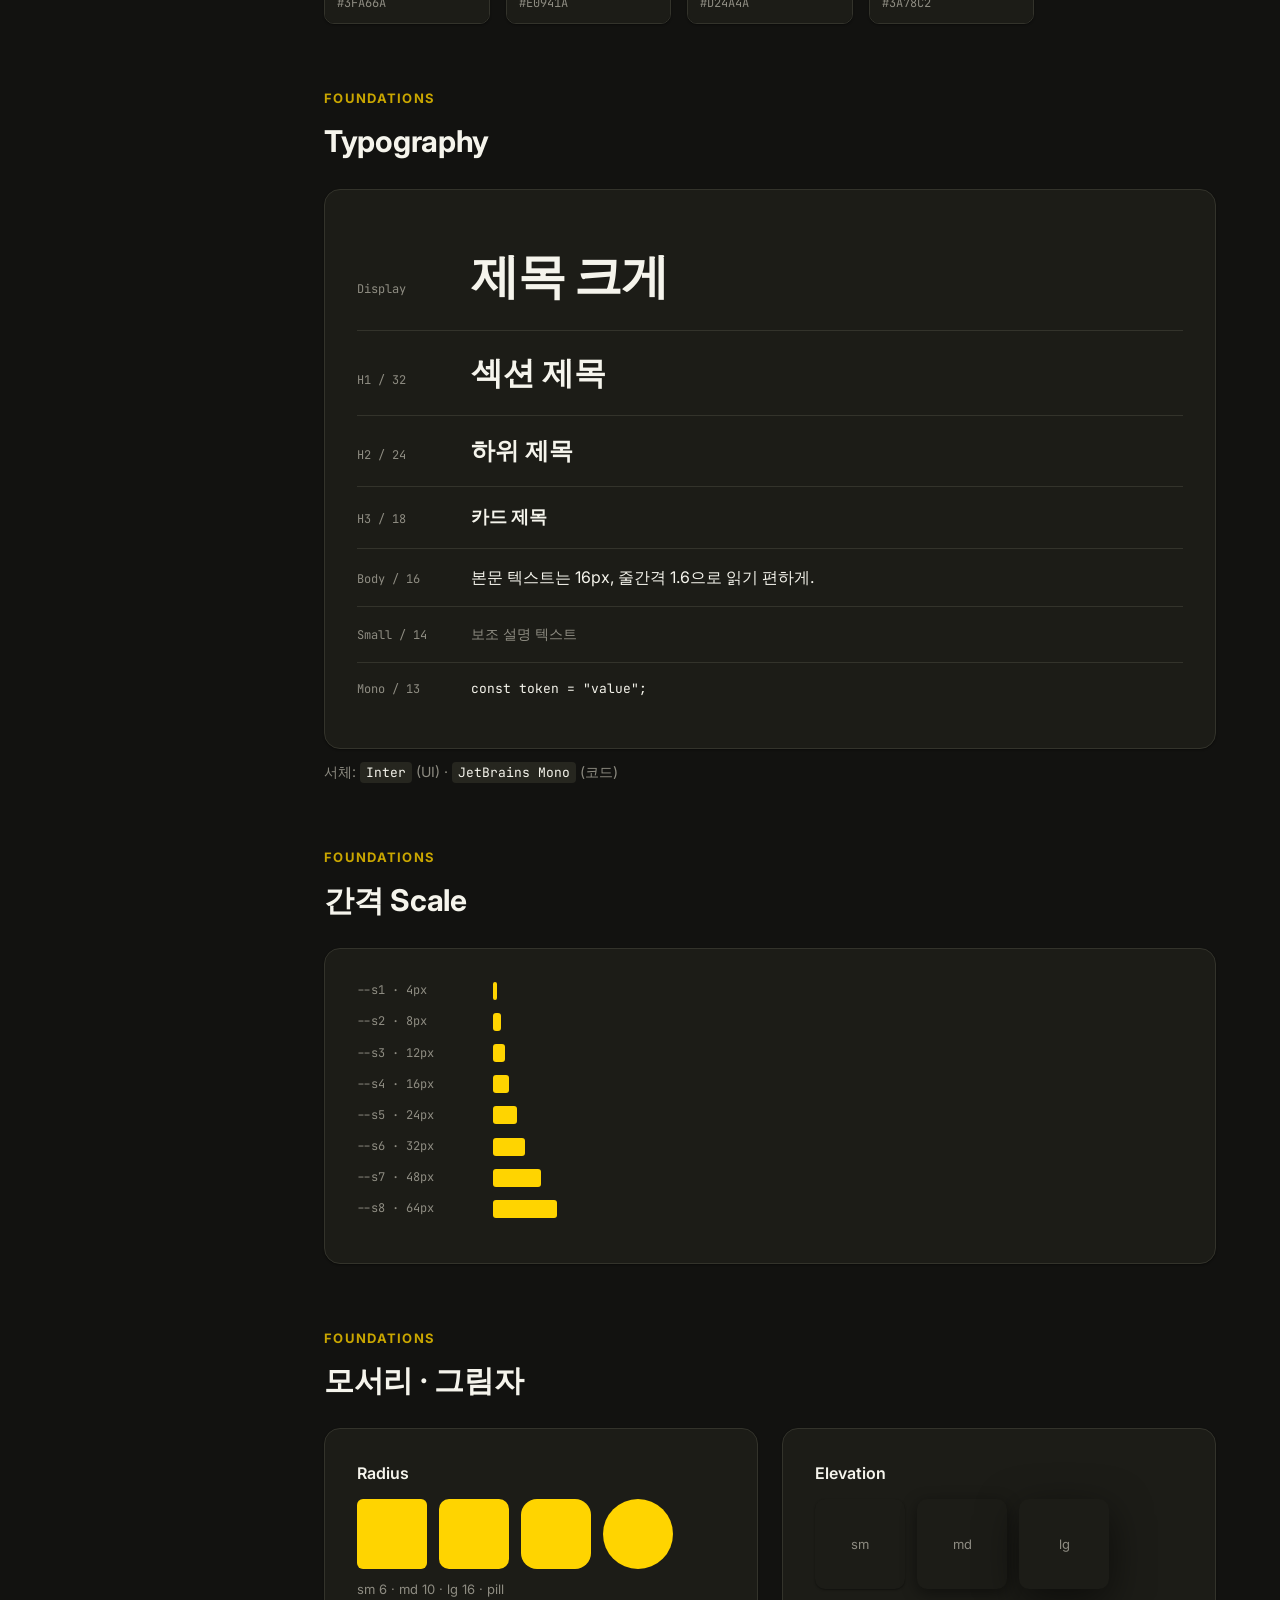
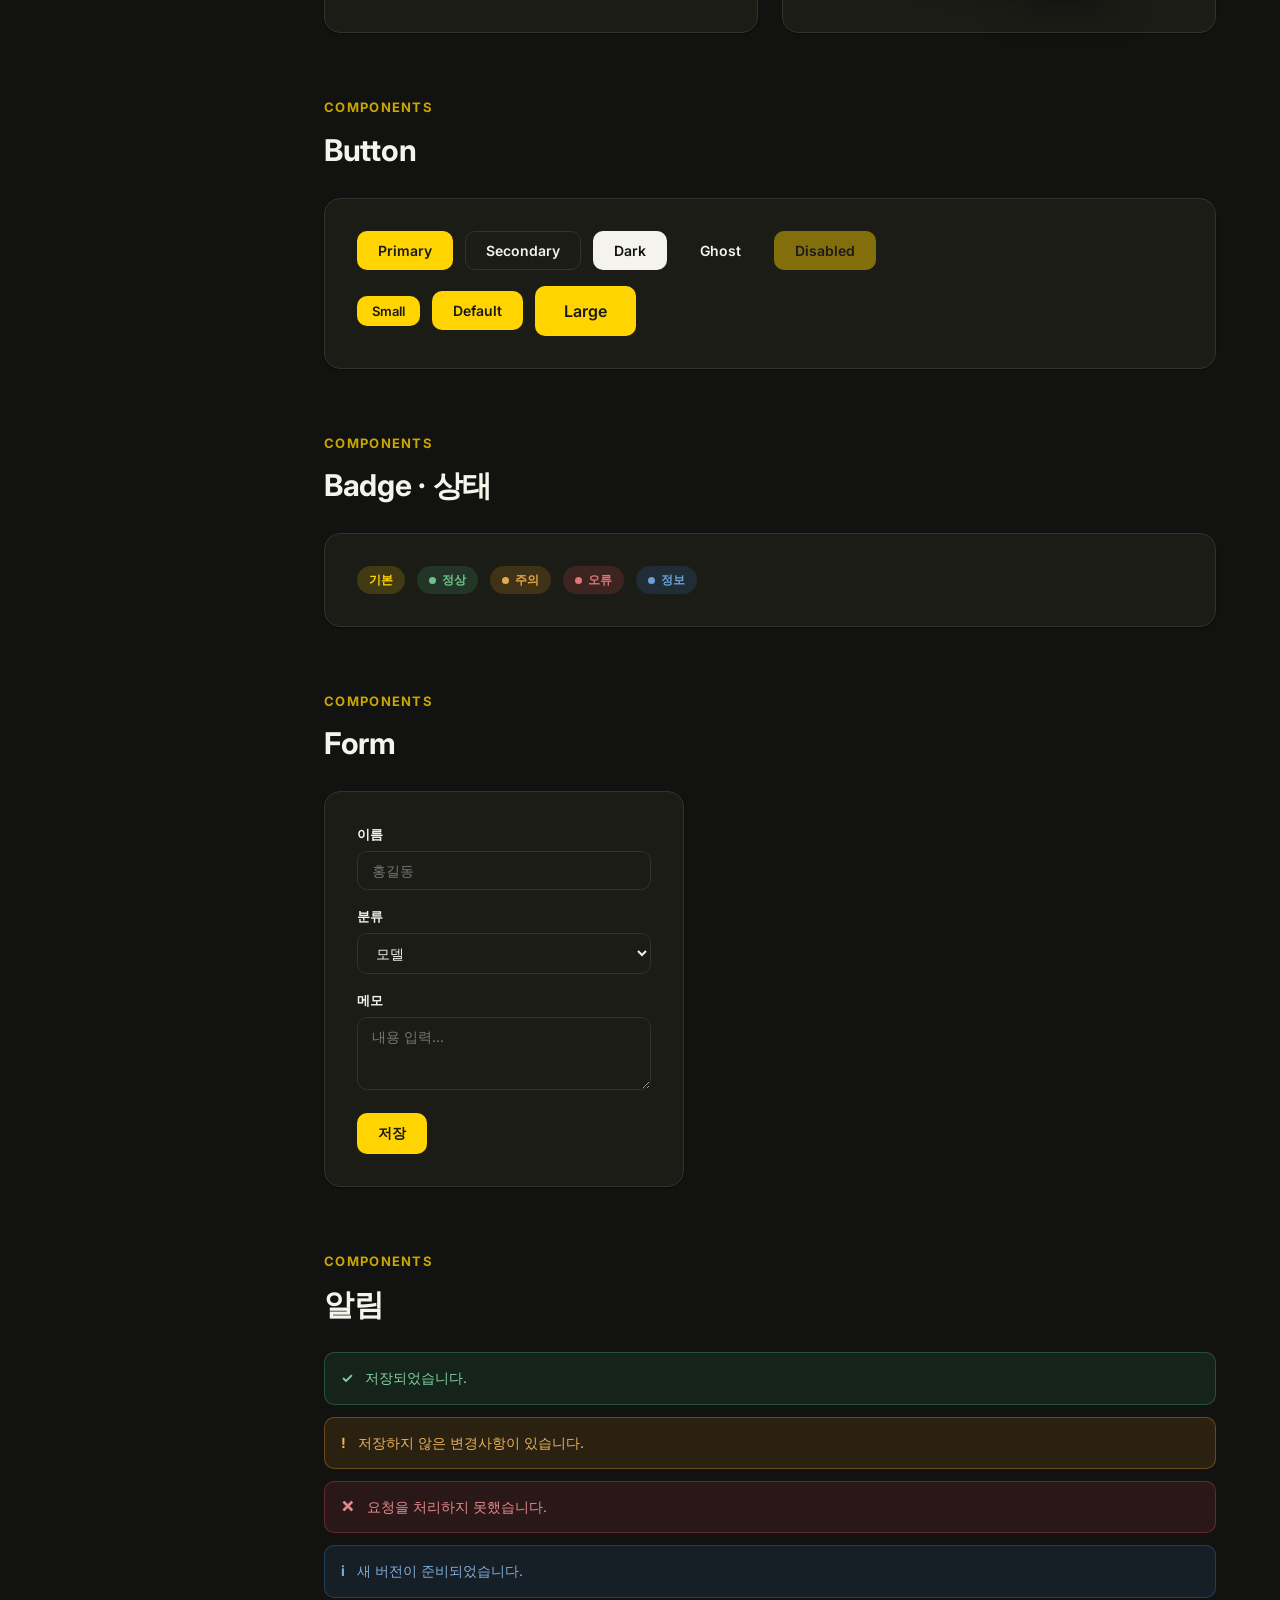
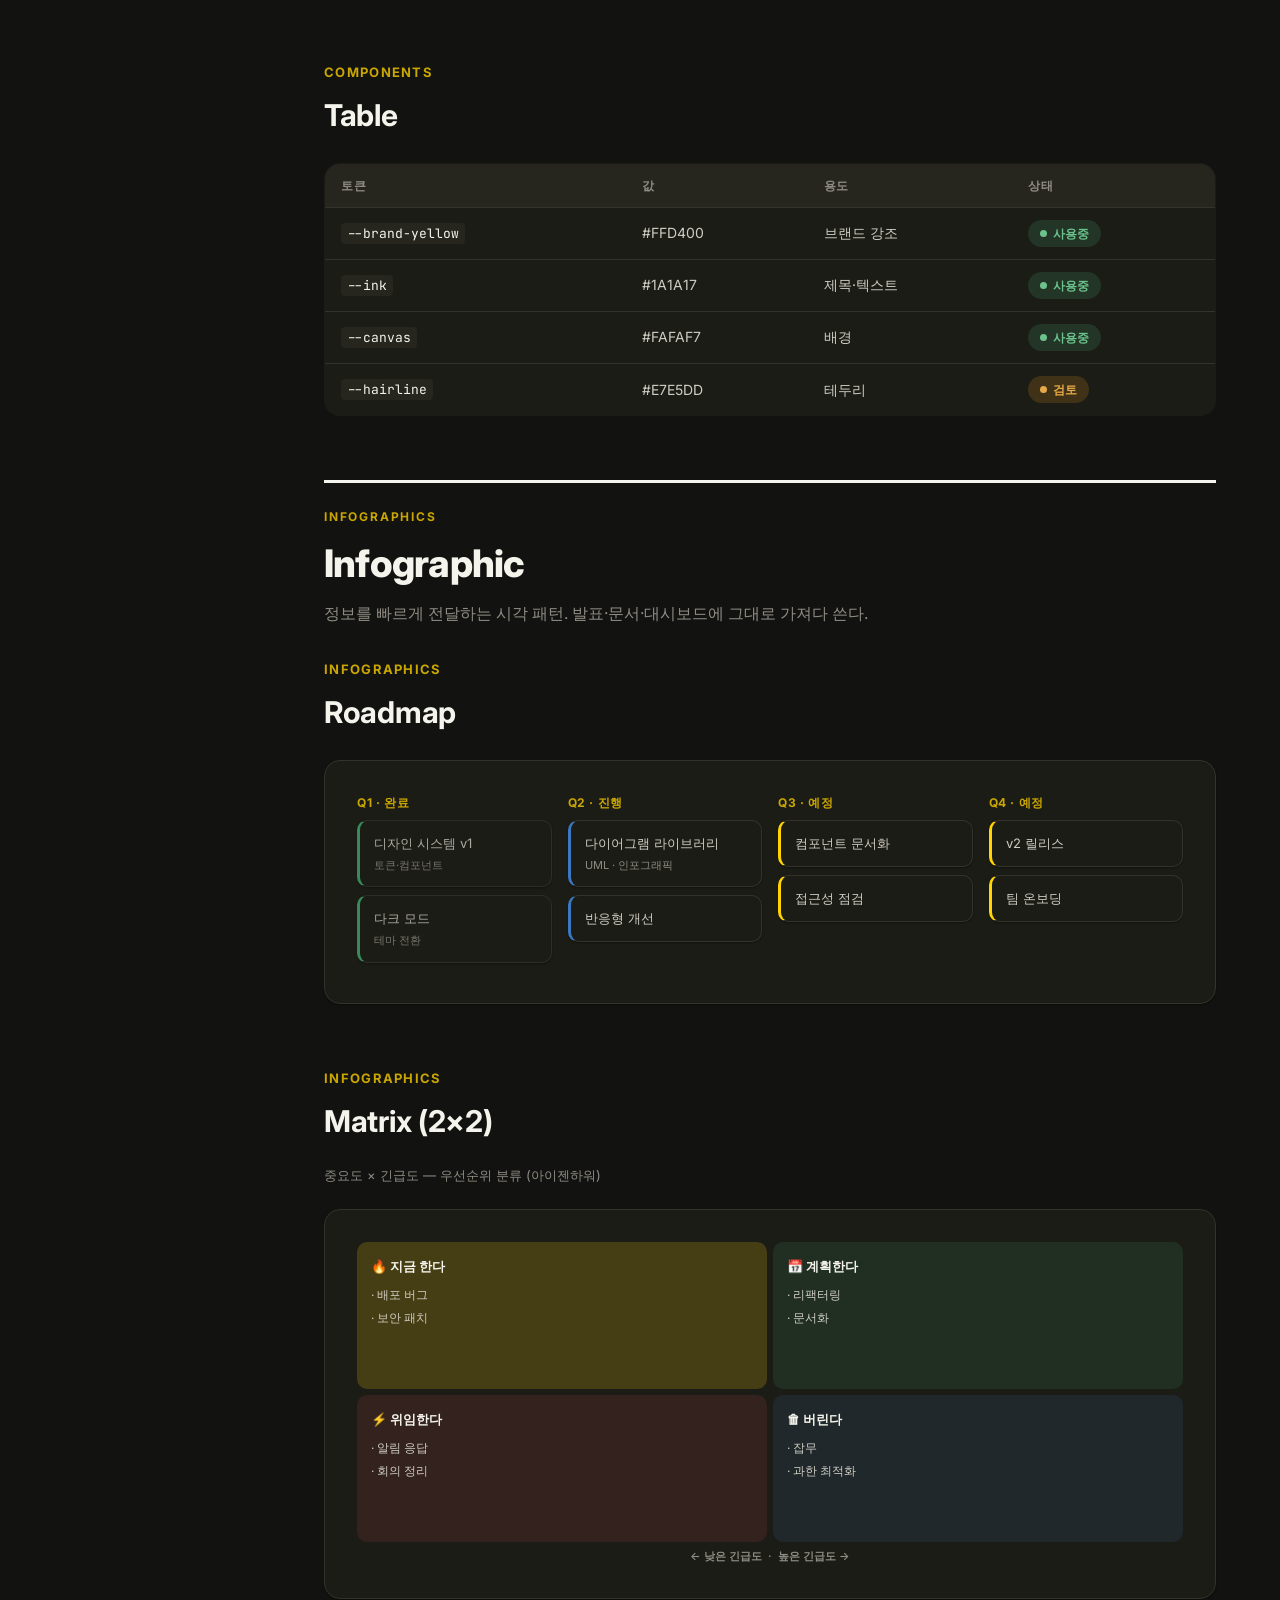
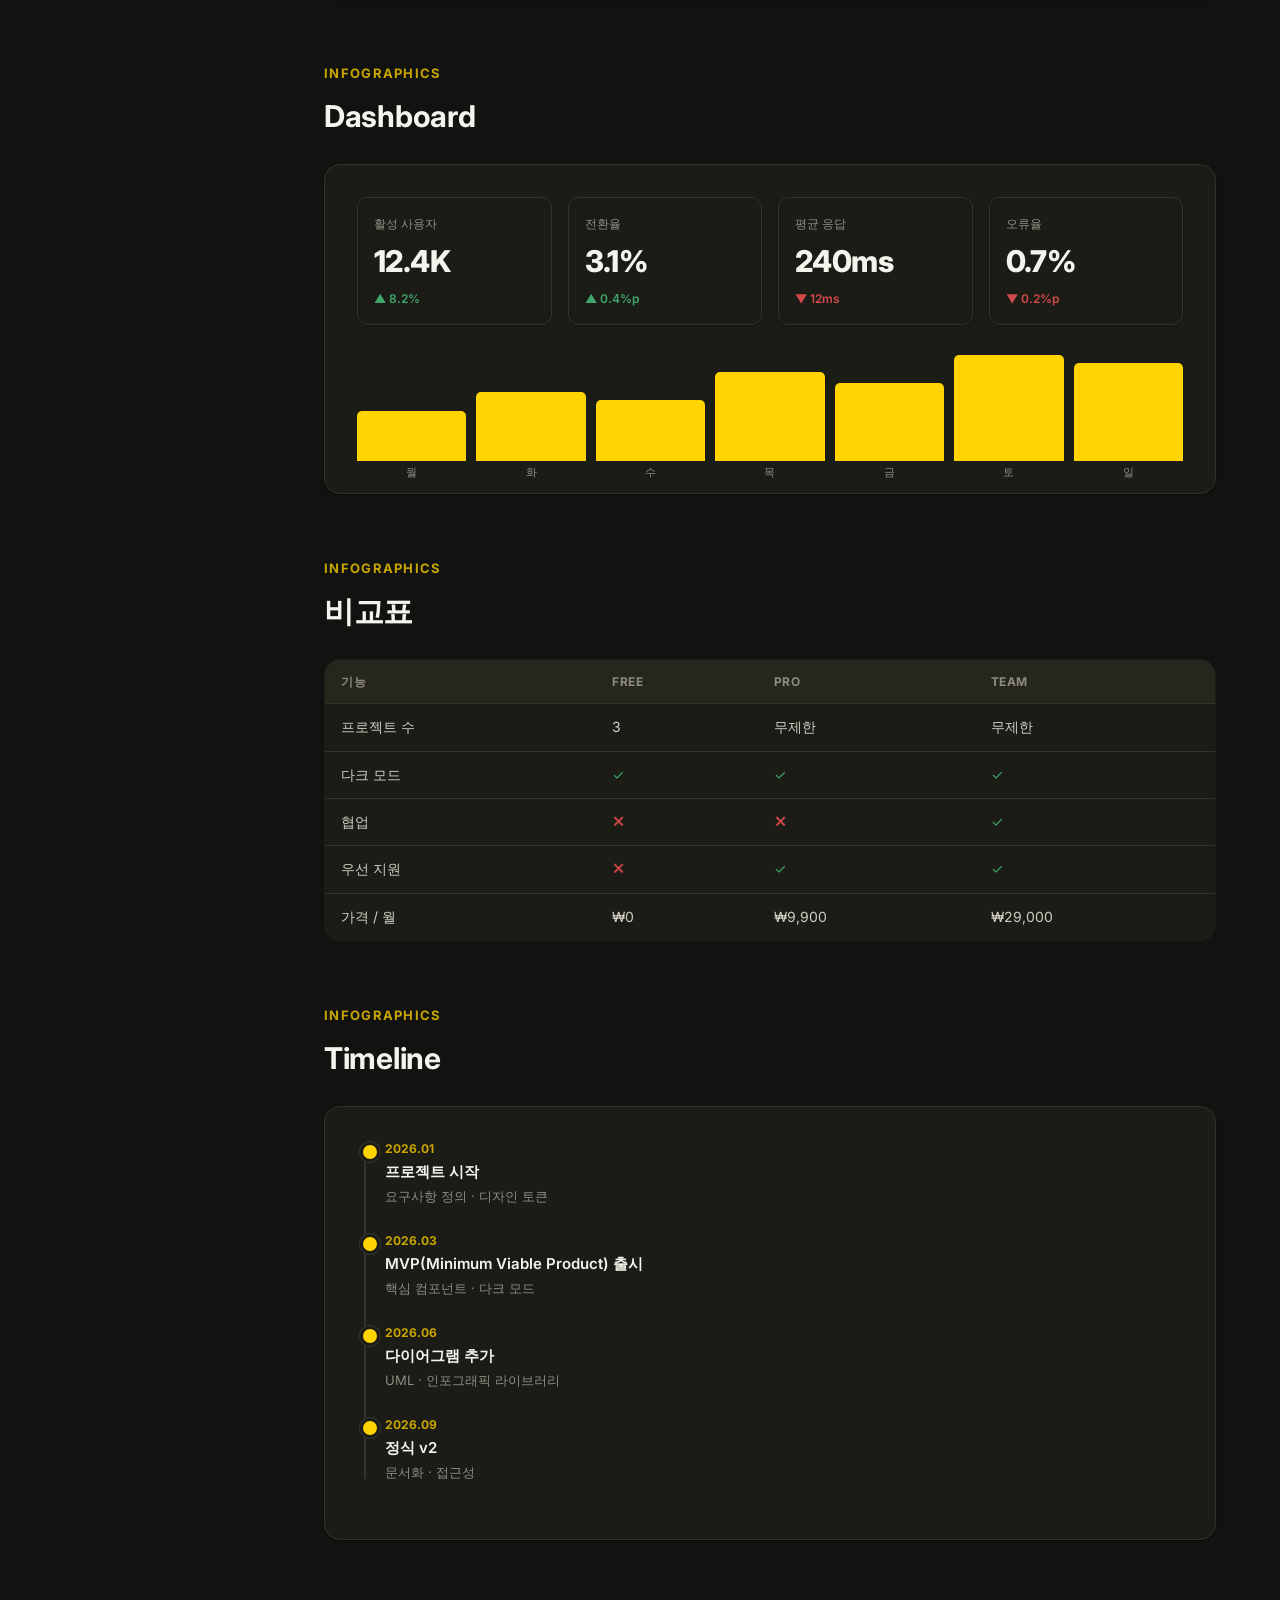
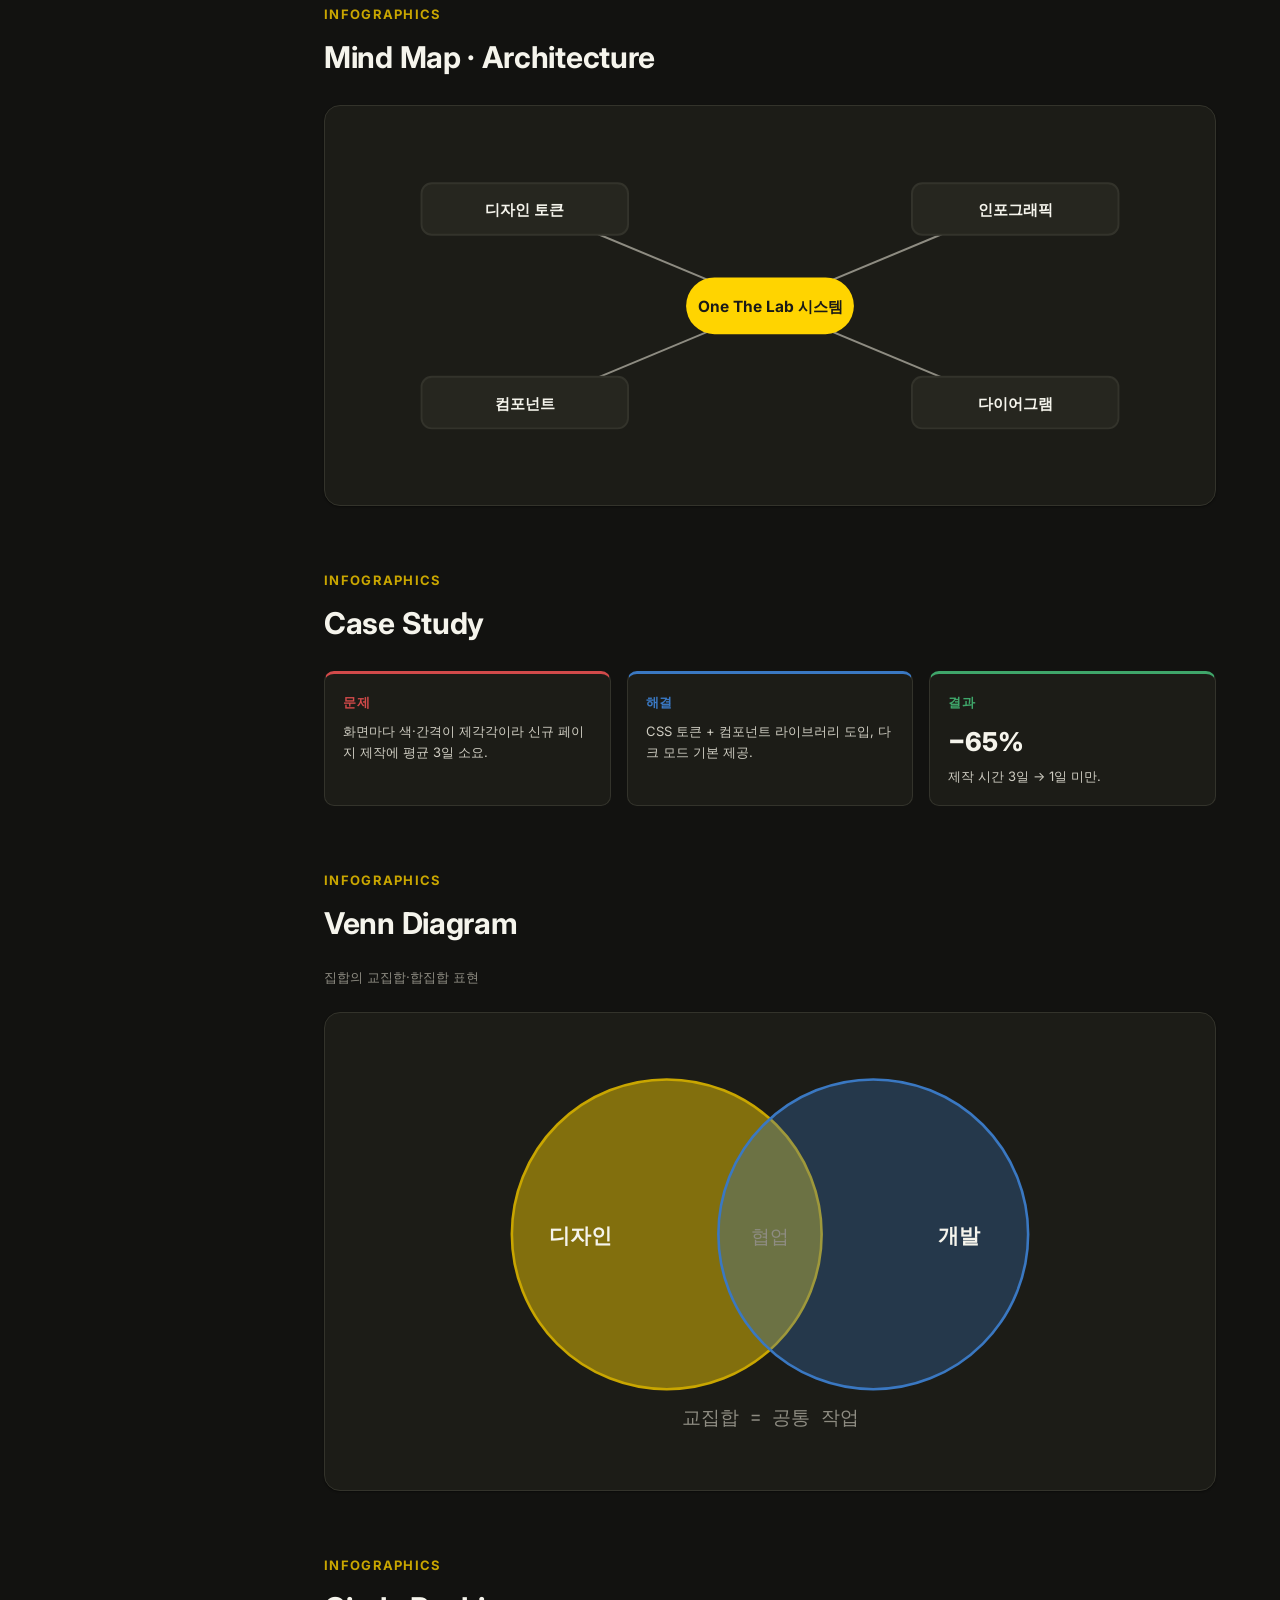
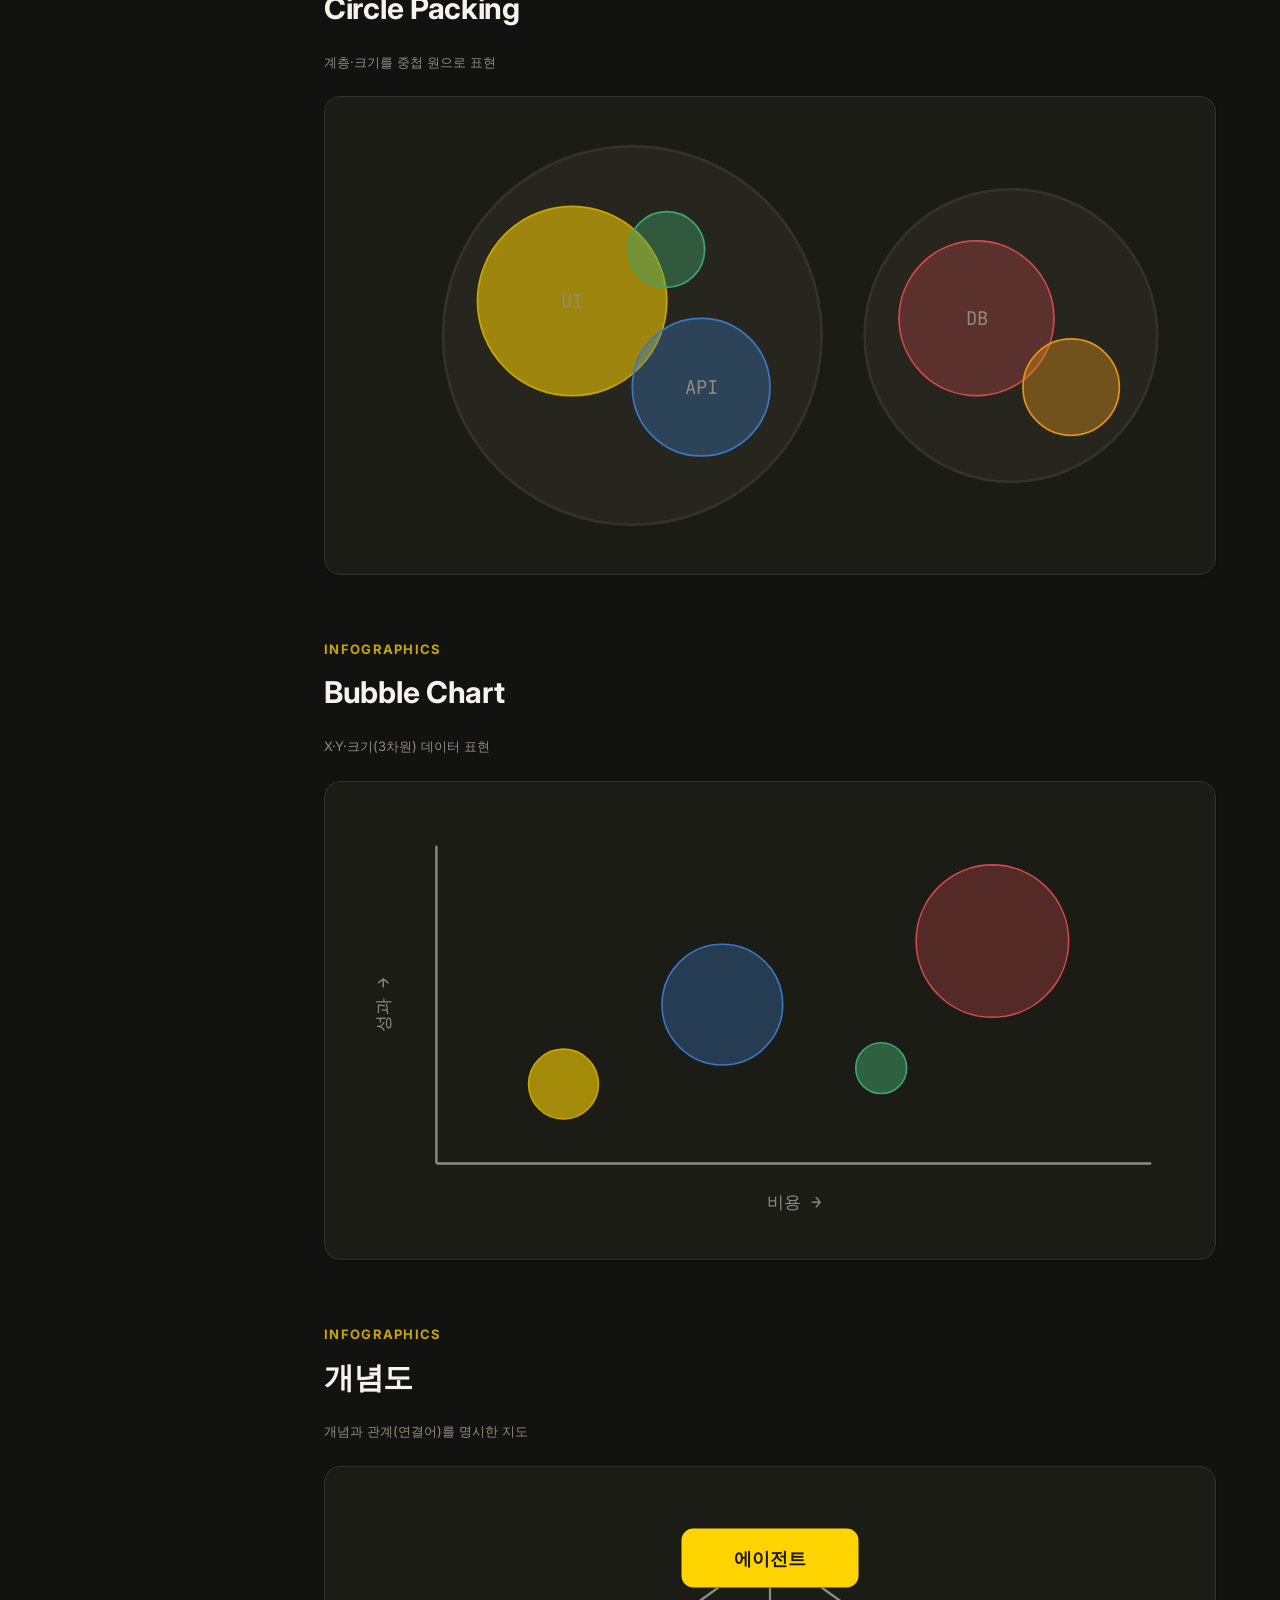
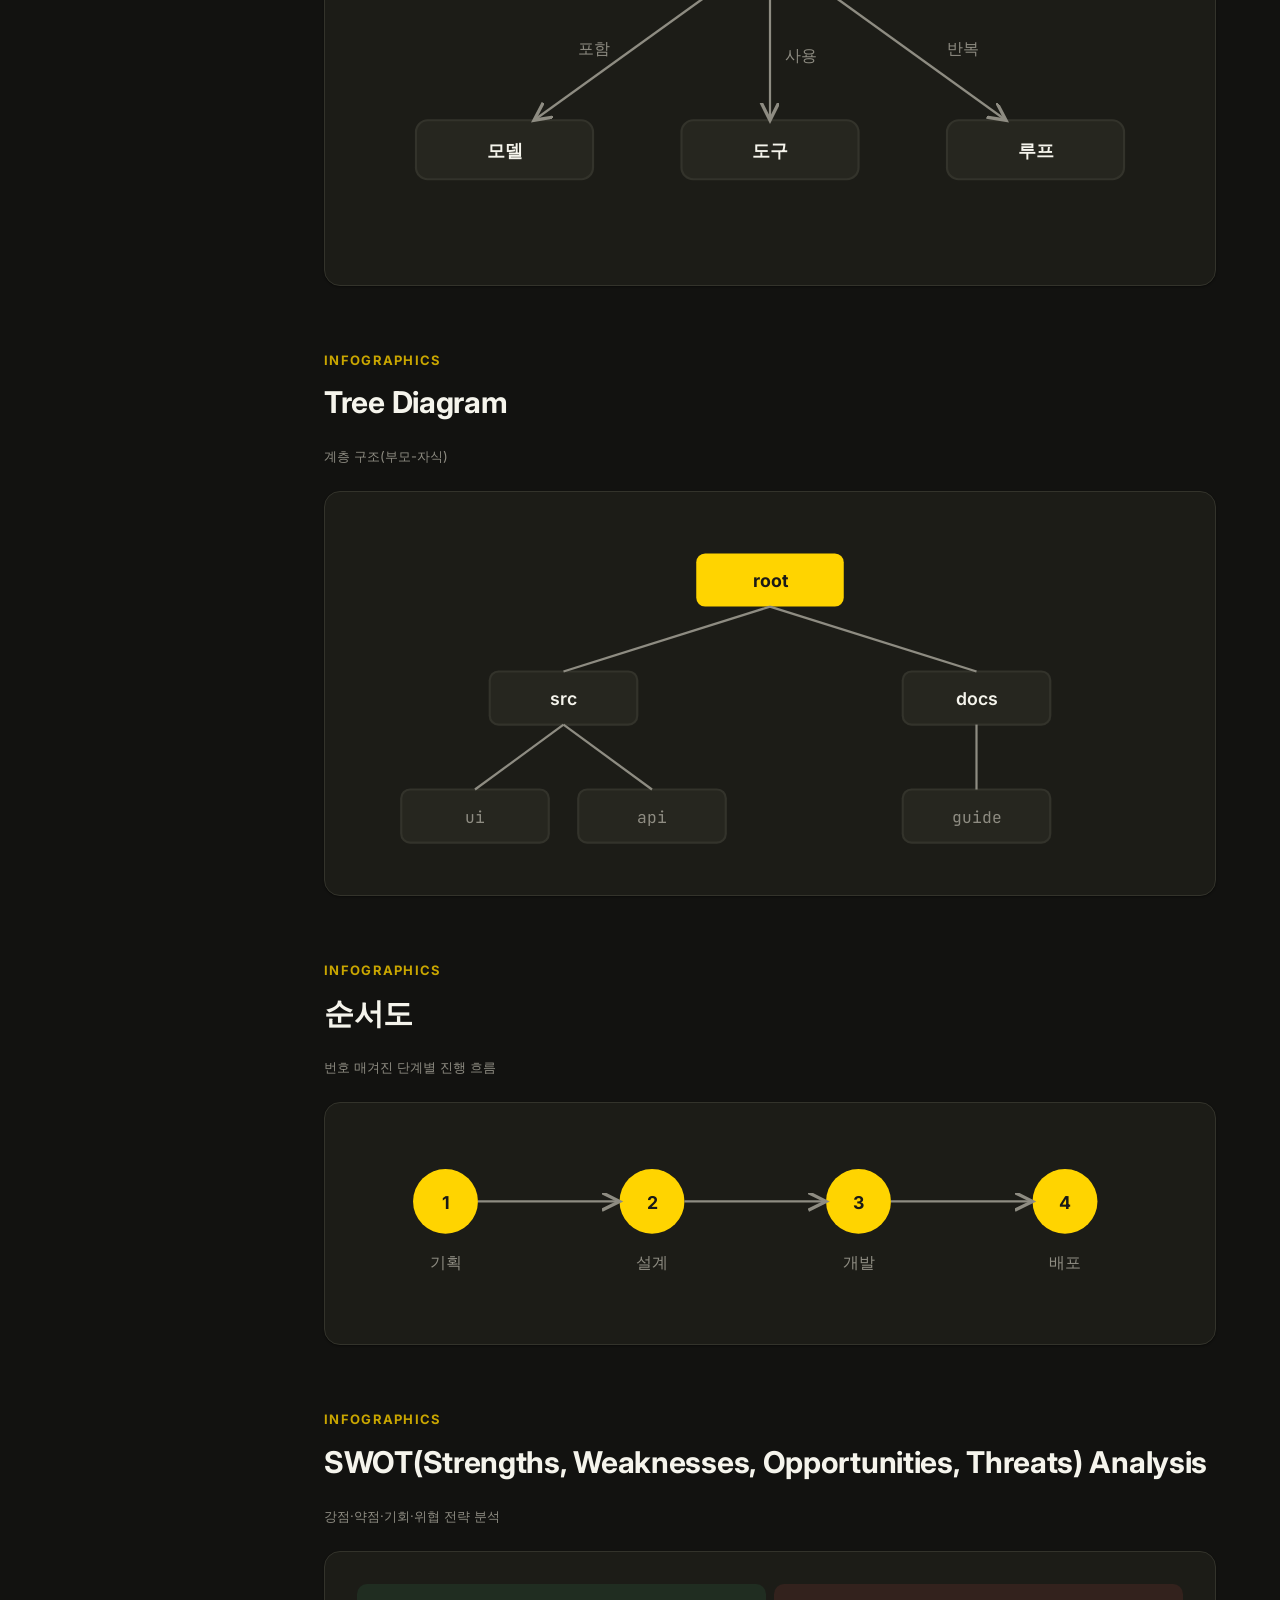
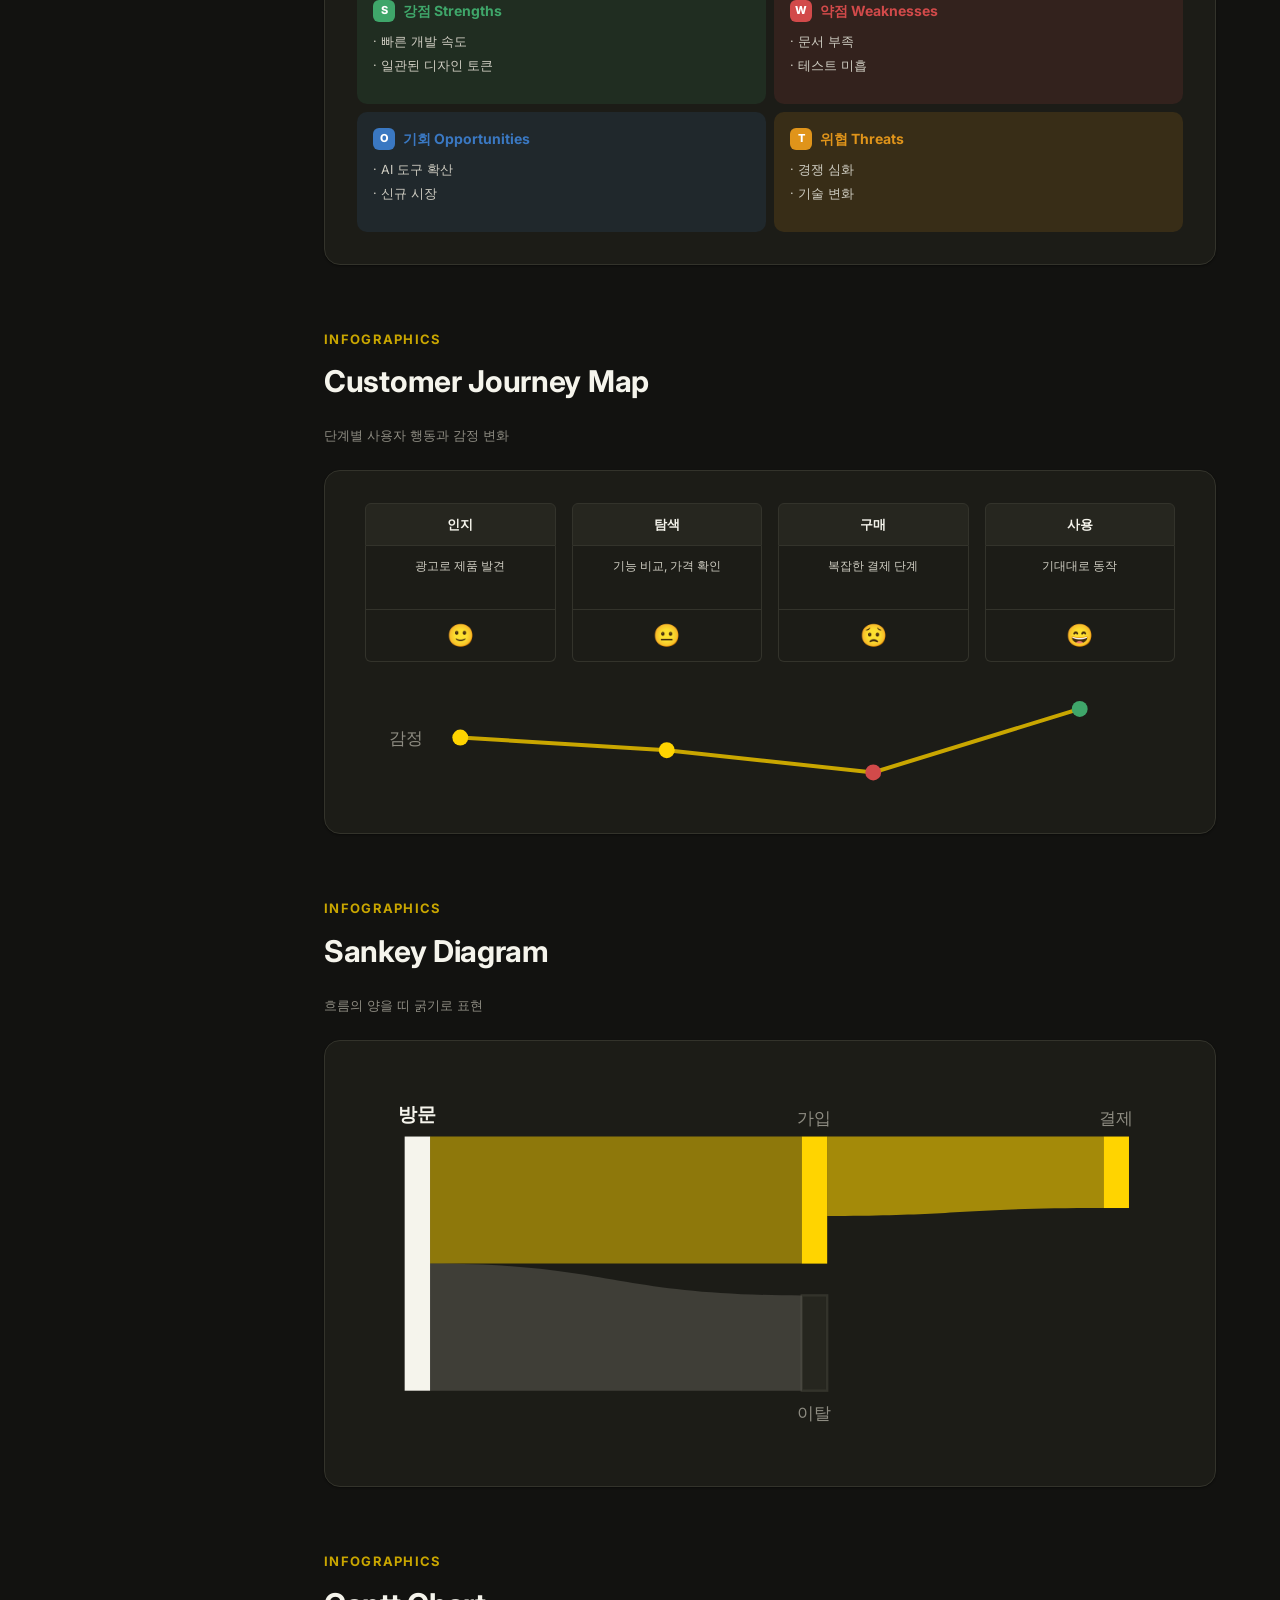
<file: design-system/design_system.html>
<!DOCTYPE html>
<html lang="ko" data-theme="dark">
<head>
<meta charset="UTF-8">
<meta name="viewport" content="width=device-width, initial-scale=1.0">
<title>design system</title>
<link rel="preconnect" href="https://fonts.googleapis.com">
<link rel="preconnect" href="https://fonts.gstatic.com" crossorigin>
<link href="https://fonts.googleapis.com/css2?family=Inter:wght@400;500;600;700;800&family=JetBrains+Mono:wght@400;500&display=swap" rel="stylesheet">
<style>
:root{
  /* Brand (테마 무관 고정) */
  --brand-yellow:#FFD400;
  --brand-yellow-soft:#FFE766;
  --brand-yellow-deep:#C9A600;
  --on-brand:#1A1A17;       /* 노랑 위 텍스트 — 항상 어둡게 */
  /* Semantic */
  --success:#3FA66A;
  --warning:#E0941A;
  --error:#D24A4A;
  --info:#3A78C2;
  /* 코드블록 (항상 어둡게) */
  --code-bg:#161613;
  --code-fg:#FAFAF7;
  /* Radius */
  --r-sm:6px; --r-md:10px; --r-lg:16px; --r-pill:9999px;
  /* Space */
  --s1:4px; --s2:8px; --s3:12px; --s4:16px; --s5:24px; --s6:32px; --s7:48px; --s8:64px;
  --font:"Inter",-apple-system,"Segoe UI",sans-serif;
  --mono:"JetBrains Mono",ui-monospace,monospace;
}
/* ===== 라이트 테마 ===== */
[data-theme="light"]{
  --ink:#1A1A17;
  --body:#3D3D38;
  --muted:#7A7A72;
  --hairline:#E7E5DD;
  --canvas:#FAFAF7;
  --surface:#FFFFFF;
  --surface-soft:#F4F3EE;
  --on-ink:#FAFAF7;         /* --ink 표면 위 텍스트 */
  --sh-sm:0 1px 2px rgba(26,26,23,.06);
  --sh-md:0 4px 16px rgba(26,26,23,.08);
  --sh-lg:0 12px 40px rgba(26,26,23,.12);
}
/* ===== 다크 테마 (기본) ===== */
[data-theme="dark"]{
  --ink:#F5F4EC;
  --body:#CFCDC2;
  --muted:#8E8C82;
  --hairline:#33332B;
  --canvas:#121210;
  --surface:#1C1C17;
  --surface-soft:#26261F;
  --on-ink:#121210;
  --sh-sm:0 1px 2px rgba(0,0,0,.4);
  --sh-md:0 4px 16px rgba(0,0,0,.45);
  --sh-lg:0 12px 40px rgba(0,0,0,.55);
}
*{box-sizing:border-box;margin:0;padding:0}
/* scrollbar — 디자인 시스템 적용 */
*{scrollbar-width:thin;scrollbar-color:var(--hairline) transparent}
*::-webkit-scrollbar{width:10px;height:10px}
*::-webkit-scrollbar-track{background:transparent}
*::-webkit-scrollbar-thumb{background:var(--hairline);border-radius:var(--r-pill);
  border:2px solid var(--canvas);background-clip:padding-box}
*::-webkit-scrollbar-thumb:hover{background:var(--brand-yellow-deep)}
*::-webkit-scrollbar-corner{background:transparent}
body{font-family:var(--font);background:var(--canvas);color:var(--body);
  line-height:1.6;-webkit-font-smoothing:antialiased}

/* layout */
.layout{display:block;min-height:100vh}
aside{position:fixed;top:0;left:0;width:260px;height:100vh;overflow-y:auto;
  padding:var(--s6) var(--s5);background:var(--surface);
  border-right:1px solid var(--hairline);z-index:50;
  display:flex;flex-direction:column}
aside nav{flex:1}
.logo{display:flex;align-items:center;gap:10px;font-weight:800;font-size:19px;
  color:var(--ink);margin-bottom:var(--s7)}
.logo .mark{display:grid;place-items:center}
.logo .mark svg{width:46px;height:auto;display:block}
.logo .mark svg path,.logo .mark svg polygon{fill:var(--brand-yellow)}
nav a{display:block;padding:3px 10px;border-radius:var(--r-sm);color:var(--muted);
  text-decoration:none;font-size:13px;font-weight:500;line-height:1.55}
nav a:hover{background:var(--surface-soft);color:var(--ink)}
nav a.active{background:var(--brand-yellow);color:var(--on-brand);font-weight:600}
/* 큰 섹션 — 강한 구분 */
nav .nav-sec{display:flex;align-items:center;gap:7px;font-size:12.5px;font-weight:800;
  letter-spacing:.01em;color:var(--ink);margin:var(--s6) 0 var(--s3);
  padding-top:var(--s4);border-top:1px solid var(--hairline)}
nav .nav-sec:first-of-type{margin-top:0;padding-top:0;border-top:none}
nav .nav-sec .tick{width:4px;height:15px;border-radius:2px;background:var(--brand-yellow)}
/* 작은 그룹 — 약한 구분 */
nav .group{font-size:10px;font-weight:700;letter-spacing:.12em;text-transform:uppercase;
  color:var(--muted);margin:var(--s3) 0 3px 10px}

main{padding:var(--s8) var(--s8);margin-left:260px;max-width:none;width:auto}
.hero{margin-bottom:var(--s8)}
.eyebrow{display:inline-block;background:var(--code-bg);color:var(--brand-yellow);
  font-size:12px;font-weight:600;letter-spacing:.12em;text-transform:uppercase;
  padding:5px 12px;border-radius:var(--r-pill);margin-bottom:var(--s4)}
h1{font-size:52px;line-height:1.05;letter-spacing:-.02em;color:var(--ink);font-weight:800}
.hero p{font-size:19px;color:var(--muted);margin-top:var(--s4);max-width:60ch}

section{margin-bottom:var(--s8);scroll-margin-top:var(--s5)}
h2{font-size:13px;font-weight:700;letter-spacing:.1em;text-transform:uppercase;
  color:var(--brand-yellow-deep);margin-bottom:var(--s2)}
.sec-title{font-size:30px;font-weight:700;color:var(--ink);letter-spacing:-.01em;
  margin-bottom:var(--s5)}
h3{font-size:16px;font-weight:600;color:var(--ink);margin:var(--s5) 0 var(--s3)}

.card{background:var(--surface);border:1px solid var(--hairline);border-radius:var(--r-lg);
  padding:var(--s6);box-shadow:var(--sh-sm)}

/* color swatches */
.swatches{display:grid;grid-template-columns:repeat(auto-fill,minmax(150px,1fr));gap:var(--s4)}
.swatch{border:1px solid var(--hairline);border-radius:var(--r-md);overflow:hidden;
  box-shadow:var(--sh-sm)}
.swatch .chip{height:84px}
.swatch .meta{padding:10px 12px;background:var(--surface)}
.swatch .name{font-size:13px;font-weight:600;color:var(--ink)}
.swatch .hex{font-family:var(--mono);font-size:12px;color:var(--muted)}

/* type scale */
.type-row{display:flex;align-items:baseline;gap:var(--s5);padding:var(--s4) 0;
  border-bottom:1px solid var(--hairline)}
.type-row:last-child{border:none}
.type-row .label{font-family:var(--mono);font-size:12px;color:var(--muted);width:90px;flex:none}
.type-row .sample{color:var(--ink)}

/* spacing */
.space-row{display:flex;align-items:center;gap:var(--s4);margin-bottom:var(--s3)}
.space-row .bar{height:18px;background:var(--brand-yellow);border-radius:3px}
.space-row .tok{font-family:var(--mono);font-size:12px;color:var(--muted);width:120px}

/* buttons */
.btn{display:inline-flex;align-items:center;gap:8px;font-family:var(--font);
  font-size:14px;font-weight:600;padding:10px 20px;border-radius:var(--r-md);
  border:1px solid transparent;cursor:pointer;text-decoration:none;transition:.12s}
.btn-primary{background:var(--brand-yellow);color:var(--on-brand)}
.btn-primary:hover{background:var(--brand-yellow-deep);color:#fff}
.btn-secondary{background:var(--surface);color:var(--ink);border-color:var(--hairline)}
.btn-secondary:hover{background:var(--surface-soft)}
.btn-dark{background:var(--ink);color:var(--on-ink)}
.btn-dark:hover{opacity:.85}
.btn-ghost{background:transparent;color:var(--ink)}
.btn-ghost:hover{background:var(--surface-soft)}
.btn:disabled{opacity:.45;cursor:not-allowed}
.btn-sm{padding:6px 14px;font-size:13px}
.btn-lg{padding:14px 28px;font-size:16px}
.row{display:flex;gap:var(--s3);flex-wrap:wrap;align-items:center}

/* badges */
.badge{display:inline-flex;align-items:center;gap:6px;font-size:12px;font-weight:600;
  padding:4px 12px;border-radius:var(--r-pill)}
.badge.dot::before{content:"";width:7px;height:7px;border-radius:50%;background:currentColor}
.b-yellow{background:var(--brand-yellow-soft);color:var(--brand-yellow-deep)}
.b-success{background:#E3F3EA;color:var(--success)}
.b-warning{background:#FAF0DD;color:var(--warning)}
.b-error{background:#F8E5E5;color:var(--error)}
.b-info{background:#E4EEF8;color:var(--info)}

/* form */
.field{max-width:360px}
label{display:block;font-size:13px;font-weight:600;color:var(--ink);margin-bottom:6px}
input,select,textarea{width:100%;font-family:var(--font);font-size:14px;
  padding:10px 14px;border:1px solid var(--hairline);border-radius:var(--r-md);
  background:var(--surface);color:var(--ink);outline:none}
input:focus,select:focus,textarea:focus{border-color:var(--brand-yellow-deep);
  box-shadow:0 0 0 3px var(--brand-yellow-soft)}

/* alert */
.alert{display:flex;gap:12px;padding:14px 16px;border-radius:var(--r-md);
  font-size:14px;border:1px solid;margin-bottom:var(--s3)}
.alert .ic{font-weight:700}
.a-success{background:#E3F3EA;border-color:#BFE4CD;color:#246b44}
.a-warning{background:#FAF0DD;border-color:#EAD7AC;color:#8a5e10}
.a-error{background:#F8E5E5;border-color:#EBC2C2;color:#8f2f2f}
.a-info{background:#E4EEF8;border-color:#C2D7EB;color:#2a567f}

/* table */
table{width:100%;border-collapse:collapse;font-size:14px;background:var(--surface);
  border:1px solid var(--hairline);border-radius:var(--r-lg);overflow:hidden}
th,td{text-align:left;padding:12px 16px;border-bottom:1px solid var(--hairline)}
thead th{background:var(--surface-soft);font-size:12px;text-transform:uppercase;
  letter-spacing:.05em;color:var(--muted)}
tbody tr:last-child td{border-bottom:none}
tbody tr:hover{background:var(--surface-soft)}

/* code */
code{font-family:var(--mono);font-size:13px;background:var(--surface-soft);
  padding:2px 6px;border-radius:4px;color:var(--ink)}
.code-block{background:var(--code-bg);color:var(--code-fg);border-radius:var(--r-md);
  padding:var(--s5);font-family:var(--mono);font-size:13px;line-height:1.7;overflow-x:auto}
.prompt-box{white-space:pre-wrap;word-break:break-word;line-height:1.75}
.prompt-head{display:flex;align-items:center;justify-content:space-between;
  gap:var(--s4);margin-bottom:var(--s3)}
.prompt-group{margin-bottom:var(--s6);scroll-margin-top:var(--s5)}
.prompt-group:last-child{margin-bottom:0}
.code-block .c{color:#9a9a8e}
.code-block .y{color:var(--brand-yellow)}

.grid2{display:grid;grid-template-columns:1fr 1fr;gap:var(--s5)}
.elev{height:90px;border-radius:var(--r-md);background:var(--surface);
  display:grid;place-items:center;font-size:13px;color:var(--muted)}

/* ===== 큰 섹션 배너 (콘텐츠) ===== */
.banner{margin:var(--s8) 0 var(--s6);padding-top:var(--s5);border-top:3px solid var(--ink)}
.banner .b-eyebrow{font-size:12px;font-weight:700;letter-spacing:.15em;text-transform:uppercase;
  color:var(--brand-yellow-deep)}
.banner .b-title{font-size:38px;font-weight:800;letter-spacing:-.02em;color:var(--ink);margin-top:6px}
.banner .b-desc{font-size:16px;color:var(--muted);margin-top:8px;max-width:62ch}

/* ===== 다이어그램 공용 ===== */
.diagram{background:var(--surface);border:1px solid var(--hairline);border-radius:var(--r-lg);
  padding:var(--s6);box-shadow:var(--sh-sm);overflow-x:auto;margin-bottom:var(--s4)}
.diagram svg{display:block;max-width:100%;height:auto}
.cap{font-size:13px;color:var(--muted);margin:-4px 0 var(--s5)}
svg .nbox{fill:var(--surface-soft);stroke:var(--hairline);stroke-width:1.5}
svg .nfill{fill:var(--brand-yellow)}
svg .ndark{fill:var(--ink)}
svg .nline{stroke:var(--muted);stroke-width:1.5;fill:none}
svg .ndash{stroke:var(--muted);stroke-width:1.5;fill:none;stroke-dasharray:5 4}
svg .nt{fill:var(--ink);font-family:var(--font);font-size:12px;font-weight:600}
svg .nt-on{fill:var(--on-brand);font-family:var(--font);font-size:12px;font-weight:700}
svg .ns{fill:var(--muted);font-family:var(--mono);font-size:11px}
svg .nt-d{fill:var(--on-ink);font-family:var(--font);font-size:12px;font-weight:600}

/* roadmap */
.roadmap{display:grid;grid-template-columns:repeat(4,1fr);gap:var(--s4)}
.rm-col{position:relative}
.rm-q{font-size:12px;font-weight:700;letter-spacing:.05em;color:var(--brand-yellow-deep);margin-bottom:8px}
.rm-card{background:var(--surface);border:1px solid var(--hairline);border-left:3px solid var(--brand-yellow);
  border-radius:var(--r-md);padding:12px 14px;font-size:13px;margin-bottom:8px;box-shadow:var(--sh-sm)}
.rm-card.done{border-left-color:var(--success);opacity:.8}
.rm-card.now{border-left-color:var(--info)}
.rm-card .s{display:block;font-size:11px;color:var(--muted);margin-top:3px}

/* matrix 2x2 */
.matrix{position:relative;display:grid;grid-template-columns:1fr 1fr;grid-template-rows:1fr 1fr;
  gap:6px;height:300px}
.mq{border-radius:var(--r-md);padding:14px;font-size:13px;display:flex;flex-direction:column}
.mq .h{font-weight:700;color:var(--ink);margin-bottom:6px}
.mq .it{font-size:12px;color:var(--body);padding:2px 0}
.mq.q1{background:rgba(63,166,106,.14)}
.mq.q2{background:rgba(255,212,0,.18)}
.mq.q3{background:rgba(58,120,194,.12)}
.mq.q4{background:rgba(210,74,74,.12)}
.maxis{font-size:11px;color:var(--muted);text-align:center;margin-top:6px;font-weight:600}

/* dashboard */
.dash{display:grid;grid-template-columns:repeat(4,1fr);gap:var(--s4);margin-bottom:var(--s4)}
.kpi{background:var(--surface);border:1px solid var(--hairline);border-radius:var(--r-md);
  padding:16px;box-shadow:var(--sh-sm)}
.kpi .label{font-size:12px;color:var(--muted)}
.kpi .num{font-size:30px;font-weight:800;color:var(--ink);letter-spacing:-.02em;margin-top:4px}
.kpi .delta{font-size:12px;font-weight:600;margin-top:4px}
.kpi .up{color:var(--success)} .kpi .down{color:var(--error)}
.bars{display:flex;align-items:flex-end;gap:10px;height:120px;padding-top:8px}
.bars .bar{flex:1;background:var(--brand-yellow);border-radius:5px 5px 0 0;min-width:18px;position:relative}
.bars .bar span{position:absolute;bottom:-20px;left:0;right:0;text-align:center;font-size:11px;color:var(--muted)}

/* timeline */
.timeline{position:relative;padding-left:28px}
.timeline::before{content:"";position:absolute;left:7px;top:4px;bottom:4px;width:2px;background:var(--hairline)}
.tl-item{position:relative;margin-bottom:var(--s5)}
.tl-item::before{content:"";position:absolute;left:-25px;top:3px;width:14px;height:14px;
  border-radius:50%;background:var(--brand-yellow);border:3px solid var(--surface);box-shadow:0 0 0 1px var(--hairline)}
.tl-date{font-size:12px;font-weight:700;color:var(--brand-yellow-deep)}
.tl-title{font-size:15px;font-weight:600;color:var(--ink);margin-top:2px}
.tl-desc{font-size:13px;color:var(--muted);margin-top:2px}

/* case study */
.case{display:grid;grid-template-columns:1fr 1fr 1fr;gap:var(--s4)}
.case .col{background:var(--surface);border:1px solid var(--hairline);border-radius:var(--r-md);padding:18px}
.case .col h4{font-size:13px;letter-spacing:.05em;text-transform:uppercase;margin-bottom:8px}
.case .p{border-top:3px solid var(--error)}.case .a{border-top:3px solid var(--info)}.case .r{border-top:3px solid var(--success)}
.case .p h4{color:var(--error)}.case .a h4{color:var(--info)}.case .r h4{color:var(--success)}
.case p{font-size:13px;color:var(--body)}
.case .metric{font-size:26px;font-weight:800;color:var(--ink);margin-bottom:4px}

/* wireframe */
.wire{border:2px dashed var(--muted);border-radius:var(--r-md);padding:14px;background:var(--surface)}
.wire .wbar{height:22px;background:var(--surface-soft);border:1px solid var(--hairline);border-radius:4px;margin-bottom:10px;display:flex;align-items:center;gap:6px;padding:0 8px}
.wire .wdot{width:8px;height:8px;border-radius:50%;background:var(--muted);opacity:.5}
.wire .wgrid{display:grid;grid-template-columns:1fr 1fr 1fr;gap:10px}
.wire .wbox{height:70px;background:var(--surface-soft);border:1px solid var(--hairline);border-radius:6px;
  display:grid;place-items:center;font-size:11px;color:var(--muted)}
.wire .wline{height:9px;background:var(--surface-soft);border-radius:3px;margin:6px 0}
.wire .wline.s{width:60%}

/* SWOT */
.swot{display:grid;grid-template-columns:1fr 1fr;gap:8px}
.swot .cell{border-radius:var(--r-md);padding:16px;min-height:120px}
.swot .cell h4{font-size:14px;font-weight:700;margin-bottom:8px;display:flex;gap:8px;align-items:center}
.swot .cell .tag{font-size:11px;font-weight:800;width:22px;height:22px;border-radius:6px;display:grid;place-items:center;color:#fff}
.swot .it{font-size:12.5px;color:var(--body);padding:2px 0}
.swot .s{background:rgba(63,166,106,.12)} .swot .s h4{color:var(--success)} .swot .s .tag{background:var(--success)}
.swot .w{background:rgba(210,74,74,.12)} .swot .w h4{color:var(--error)} .swot .w .tag{background:var(--error)}
.swot .o{background:rgba(58,120,194,.12)} .swot .o h4{color:var(--info)} .swot .o .tag{background:var(--info)}
.swot .t{background:rgba(224,148,26,.14)} .swot .t h4{color:var(--warning)} .swot .t .tag{background:var(--warning)}

/* Journey map */
.journey{display:grid;grid-template-columns:repeat(4,1fr);gap:0;text-align:center}
.journey .stage{padding:0 8px}
.journey .st-h{font-size:13px;font-weight:700;color:var(--ink);padding:10px 0;
  background:var(--surface-soft);border:1px solid var(--hairline);border-radius:var(--r-sm) var(--r-sm) 0 0}
.journey .st-do{font-size:12px;color:var(--body);padding:10px 6px;border:1px solid var(--hairline);border-top:none;min-height:64px}
.journey .st-emo{font-size:22px;padding:8px 0;border:1px solid var(--hairline);border-top:none;border-radius:0 0 var(--r-sm) var(--r-sm)}

/* Gantt */
.gantt{font-size:13px}
.gantt .grow{display:grid;grid-template-columns:120px 1fr;align-items:center;gap:10px;margin-bottom:8px}
.gantt .gtrack{position:relative;height:22px;background:var(--surface-soft);border-radius:5px}
.gantt .gbar{position:absolute;height:22px;border-radius:5px;background:var(--brand-yellow);
  display:flex;align-items:center;justify-content:center;font-size:11px;color:var(--on-brand);font-weight:600}
.gantt .gbar.b{background:var(--info)} .gantt .gbar.g{background:var(--success)}
.gantt .gaxis{display:grid;grid-template-columns:120px 1fr;gap:10px;font-size:11px;color:var(--muted);margin-top:4px}
.gantt .gaxis .ticks{display:flex;justify-content:space-between}

/* Kanban */
.kanban{display:grid;grid-template-columns:1fr 1fr 1fr;gap:var(--s4)}
.kanban .kcol{background:var(--surface-soft);border:1px solid var(--hairline);border-radius:var(--r-md);padding:12px}
.kanban .kh{font-size:13px;font-weight:700;color:var(--ink);margin-bottom:10px;display:flex;justify-content:space-between}
.kanban .kh .cnt{color:var(--muted);font-weight:600}
.kanban .kcard{background:var(--surface);border:1px solid var(--hairline);border-left:3px solid var(--brand-yellow);
  border-radius:6px;padding:10px;font-size:12.5px;margin-bottom:8px;box-shadow:var(--sh-sm)}
.kanban .kcard.b{border-left-color:var(--info)} .kanban .kcard.g{border-left-color:var(--success)}

/* Comparison matrix */
.cmatrix td .dots{color:var(--brand-yellow-deep);letter-spacing:2px}
.cmatrix td .off{color:var(--hairline)}

footer{margin-top:var(--s8);padding-top:var(--s5);border-top:1px solid var(--hairline);
  font-size:13px;color:var(--muted)}

/* 다크 테마 — 시맨틱 칩/알림 톤 다운 */
[data-theme="dark"] .b-yellow{background:rgba(255,212,0,.16);color:var(--brand-yellow)}
[data-theme="dark"] .b-success{background:rgba(63,166,106,.18);color:#6cc28d}
[data-theme="dark"] .b-warning{background:rgba(224,148,26,.18);color:#e6a948}
[data-theme="dark"] .b-error{background:rgba(210,74,74,.18);color:#e07676}
[data-theme="dark"] .b-info{background:rgba(58,120,194,.18);color:#6c9fd6}
[data-theme="dark"] .a-success{background:rgba(63,166,106,.12);border-color:rgba(63,166,106,.35);color:#7fcfa0}
[data-theme="dark"] .a-warning{background:rgba(224,148,26,.12);border-color:rgba(224,148,26,.35);color:#e6b35c}
[data-theme="dark"] .a-error{background:rgba(210,74,74,.12);border-color:rgba(210,74,74,.35);color:#e58a8a}
[data-theme="dark"] .a-info{background:rgba(58,120,194,.12);border-color:rgba(58,120,194,.35);color:#82add9}

/* 테마 토글 */
.theme-toggle{display:flex;align-items:center;gap:8px;width:100%;margin-top:var(--s5);
  padding:9px 12px;border:1px solid var(--hairline);border-radius:var(--r-md);
  background:var(--surface-soft);color:var(--ink);font-family:var(--font);
  font-size:13px;font-weight:600;cursor:pointer}
.theme-toggle:hover{border-color:var(--brand-yellow-deep)}
.theme-toggle .ic{font-size:15px}
[data-theme="dark"] .theme-toggle .sun{display:none}
[data-theme="light"] .theme-toggle .moon{display:none}

@media(max-width:860px){
  .layout{grid-template-columns:1fr}
  aside{display:none}
  main{padding:var(--s6) var(--s5);margin-left:0}
  h1{font-size:38px}
  .grid2{grid-template-columns:1fr}
}
</style>
</head>
<body>
<div class="layout">

  <aside>
    <div class="logo"><span class="mark"><svg viewBox="6.04 9.10 11.73 5.80" aria-label="One The Lab"><g transform="translate(6,6) scale(0.5)"><g transform="translate(0,6.062) scale(0.40276) translate(-268.052,-406.287)"><path fill-rule="evenodd" d="M284.609,412.015 276.566,407.371 268.991,411.744 268.991,430.320 276.567,434.693 292.654,425.406 292.654,416.659 Z M275.626,427.571 275.628,414.494 286.952,421.032 Z"/><polygon points="294.527,415.577 286.953,411.203 293.590,407.371 308.740,416.118 301.166,420.491 301.166,430.320 294.527,434.152"/><polygon points="309.678,407.912 303.979,411.202 309.678,414.494"/><polygon points="309.678,417.742 303.041,421.573 303.041,430.320 310.615,434.692 325.766,425.947 319.128,422.114 309.678,427.571"/></g></g></svg></span> One The Lab</div>
    <nav>
      <div class="nav-sec"><span class="tick"></span>AI 프롬프트</div>
      <a href="#ai-universal">범용</a>
      <a href="#ai-web">웹</a>

      <div class="nav-sec"><span class="tick"></span>기초</div>
      <a href="#brand" class="active">Brand</a>
      <a href="#color">Color</a>
      <a href="#type">Typography</a>
      <a href="#space">간격</a>
      <a href="#radius">모서리 · 그림자</a>

      <div class="nav-sec"><span class="tick"></span>Component</div>
      <a href="#button">Button</a>
      <a href="#badge">Badge</a>
      <a href="#form">Form</a>
      <a href="#alert">알림</a>
      <a href="#table">Table</a>

      <div class="nav-sec"><span class="tick"></span>Infographic</div>
      <a href="#roadmap">Roadmap</a>
      <a href="#matrix">Matrix</a>
      <a href="#dashboard">Dashboard</a>
      <a href="#compare">비교표</a>
      <a href="#timeline">Timeline</a>
      <a href="#mindmap-arch">Mind Map · Architecture</a>
      <a href="#casestudy">Case Study</a>
      <a href="#venn">Venn Diagram</a>
      <a href="#circlepack">Circle Packing</a>
      <a href="#bubble">Bubble Chart</a>
      <a href="#conceptmap">개념도</a>
      <a href="#tree">Tree Diagram</a>
      <a href="#procflow">순서도</a>
      <a href="#swot">SWOT Analysis</a>
      <a href="#journey">Customer Journey Map</a>
      <a href="#sankey">Sankey Diagram</a>
      <a href="#gantt">Gantt Chart</a>
      <a href="#kanban">Kanban Board</a>
      <a href="#fishbone">Fishbone Diagram</a>
      <a href="#cmatrix">Comparison Matrix</a>

      <div class="nav-sec"><span class="tick"></span>Programming</div>
      <div class="group">구조 (Structure)</div>
      <a href="#uml-class">Class</a>
      <a href="#uml-object">Object</a>
      <a href="#uml-package">Package</a>
      <a href="#uml-component">Component</a>
      <a href="#uml-deploy">Deployment</a>
      <a href="#uml-composite">Composite Structure</a>
      <div class="group">동작 (Behavior)</div>
      <a href="#uml-sequence">Sequence</a>
      <a href="#uml-activity">Activity</a>
      <a href="#uml-state">State Machine</a>
      <a href="#uml-usecase">Use Case</a>
      <a href="#uml-comm">Communication</a>
      <a href="#uml-timing">Timing</a>
      <a href="#uml-ioverview">Interaction Overview</a>
      <div class="group">기타</div>
      <a href="#d-erd">ERD</a>
      <a href="#d-flowchart">Flowchart</a>
      <a href="#d-dfd">Data Flow (DFD)</a>
      <a href="#d-sysarch">System Architecture</a>
      <a href="#d-network">Network</a>
      <a href="#d-apiflow">API Flow</a>
      <a href="#d-userflow">User Flow</a>
      <a href="#d-wireframe">Wireframe</a>
      <a href="#d-mindmap">Mind Map</a>
      <a href="#d-atam">ATAM · 아키텍처 분석</a>

      <div class="nav-sec"><span class="tick"></span>개발</div>
      <a href="#token">Token 사용법</a>
    </nav>
    <button class="theme-toggle" onclick="toggleTheme()">
      <span class="ic moon">🌙</span><span class="ic sun">☀️</span>
      <span class="moon">다크 모드</span><span class="sun">라이트 모드</span>
    </button>
  </aside>

  <main>
    <div class="hero" id="brand">
      <span class="eyebrow">Design System · v1.0</span>
      <h1>One The Lab Design System</h1>
      <p>일관된 화면을 빠르게 만들기 위한 색·글꼴·간격·컴포넌트 규칙 모음. 노랑을 브랜드 보울티지로 쓰고, 짙은 잉크와 따뜻한 캔버스로 균형을 잡는다.</p>
    </div>

    <!-- AI PROMPT -->
    <section id="ai-prompt">
      <h2>Prompt</h2>
      <div class="sec-title">AI 프롬프트</div>
      <p style="color:var(--muted);font-size:14px;margin-bottom:var(--s5)">아래 내용을 그대로 복사해 AI에게 전달하면 이 디자인 시스템을 반영한다.</p>

      <div class="prompt-group" id="ai-universal">
        <div class="prompt-head">
          <h3 style="margin:0">범용 — 패키지 · 포스터 · 배너 · 썸네일</h3>
          <button class="btn btn-primary" onclick="copyPrompt(this,'ai-prompt-universal')">복사</button>
        </div>
        <div class="code-block prompt-box" id="ai-prompt-universal">너는 One The Lab 브랜드 디자이너다. 아래 브랜드 가이드를 지켜 [매체]를 디자인한다.

[톤]
- 따뜻한 미니멀. 여백 넉넉, 요소 적게, 대비 강하게.
- 짙은 잉크 + 따뜻한 아이보리 + 노랑 포인트의 3색 구조.

[색]
브랜드 노랑 #FFD400 (밝은 변형 #FFE766 · 어두운 변형 #C9A600)
잉크 #1A1A17 · 본문 #3D3D38 · 보조 #7A7A72 · 선 #E7E5DD · 바탕 #FAFAF7 · 백면 #FFFFFF
상태색 성공 #3FA66A · 주의 #E0941A · 경고 #D24A4A · 정보 #3A78C2
- 면적 배분 60(바탕) : 30(잉크) : 10(노랑). 노랑은 시선 유도용, 배경 전면 사용 금지.
- 노랑 위 글자는 항상 #1A1A17, 잉크 위 글자는 #FAFAF7.
- 순수 #000 / #FFF 금지. 항상 따뜻한 회색 계열로 대체.

[서체]
- 영문·숫자 Inter, 코드·수치 JetBrains Mono, 한글은 기하학 산세리프(Pretendard 계열).
- 위계는 크기보다 굵기로: 헤드라인 800 / 부제 600 / 본문 400.
- 헤드라인 자간 -2%, 행간 1.05. 본문 행간 1.6.
- 한 디자인에 서체 2종 이내, 크기 단계 3~4개.

[레이아웃]
- 4의 배수 그리드. 간격 단위 4 / 8 / 12 / 16 / 24 / 32 / 48 / 64 (캔버스 크기에 비례 확대).
- 바깥 여백은 최소 짧은 변의 6%.
- 좌측 정렬 기본. 중앙 정렬은 메시지가 하나뿐일 때만.
- 주인공은 하나. 가장 큰 요소 하나 → 나머지는 확실히 작게.

[형태]
- 모서리 6 / 10 / 16 비율(캔버스에 맞춰 스케일), 알약형은 태그·버튼에만.
- 그림자는 흐리고 넓게. 구분선은 1px 헤어라인.
- 노랑 4px 짧은 막대(틱)를 섹션 표식으로 활용 가능.

[로고]
- 노랑 마크 + 잉크 워드마크. 최소 여백 = 마크 높이의 50%.
- 마크 색 변경·회전·기울임·그림자 금지.

[이미지]
- 사진은 따뜻한 톤, 낮은 채도. 노랑 오브젝트와 색 충돌 주의.
- 글자를 얹을 땐 잉크 60% 오버레이 후 밝은 글자.

[매체별]
- 포스터: 헤드라인이 화면의 1/3 이상. 정보·로고는 하단에 모음.
- 패키지: 아이보리 바탕 + 잉크 타이포. 노랑은 띠나 아이콘 한 곳만.
- 배너: 문구 8단어 이내. 좌 텍스트 / 우 이미지, CTA는 노랑 알약 버튼.
- 유튜브 썸네일: 1280×720, 글자 3~5단어 · 굵기 800, 잉크 배경 + 노랑 강조,
  가장자리 60px 안전영역, 우하단 재생시간 표시 영역 비우기.

[금지]
- 그라데이션 남용, 형광색, 3D·강한 입체 그림자
- 클립아트풍 일러스트, 서체 4종 이상
- 중앙 정렬 블록 나열, 노랑 위 흰 글자</div>
      </div>

      <div class="prompt-group" id="ai-web">
      <div class="prompt-head">
        <h3 style="margin:0">웹 — HTML · CSS</h3>
        <button class="btn btn-primary" onclick="copyPrompt(this,'ai-prompt-text')">복사</button>
      </div>
      <div class="code-block prompt-box" id="ai-prompt-text">아래 디자인 시스템을 그대로 지켜서 HTML/CSS를 작성한다.

[규칙]
- 색·간격·모서리·그림자는 반드시 CSS 변수로 참조. HEX 하드코딩 금지.
- 다크가 기본: &lt;html data-theme="dark"&gt;. 라이트는 [data-theme="light"]에서 토큰만 재정의.
- 브랜드 노랑은 강조에만 사용(primary 버튼, 활성 nav, 포인트). 넓은 면적 채움 금지.
- 노랑 배경 위 텍스트는 항상 --on-brand.
- 폰트: Inter(UI) / JetBrains Mono(코드). 본문 16px, line-height 1.6.
- 카드 = --surface + 1px solid --hairline + --r-lg + --sh-sm.

[토큰]
브랜드  --brand-yellow:#FFD400  --brand-yellow-soft:#FFE766  --brand-yellow-deep:#C9A600  --on-brand:#1A1A17
시맨틱  --success:#3FA66A  --warning:#E0941A  --error:#D24A4A  --info:#3A78C2
다크    --ink:#F5F4EC --body:#CFCDC2 --muted:#8E8C82 --hairline:#33332B --canvas:#121210 --surface:#1C1C17 --surface-soft:#26261F --on-ink:#121210
라이트  --ink:#1A1A17 --body:#3D3D38 --muted:#7A7A72 --hairline:#E7E5DD --canvas:#FAFAF7 --surface:#FFFFFF --surface-soft:#F4F3EE --on-ink:#FAFAF7
간격    --s1~--s8 = 4 / 8 / 12 / 16 / 24 / 32 / 48 / 64 px
모서리  --r-sm:6px --r-md:10px --r-lg:16px --r-pill:9999px
그림자  --sh-sm / --sh-md / --sh-lg
코드    --code-bg:#161613 --code-fg:#FAFAF7 (테마 무관 고정)

[금지]
- 토큰 밖의 임의 색·간격 추가
- 순수 #000 / #fff 사용
- 그라데이션·과한 애니메이션
- 외부 UI 프레임워크(Bootstrap, Tailwind 등)</div>
      </div>
    </section>

    <!-- COLOR -->
    <section id="color">
      <h2>Foundations</h2>
      <div class="sec-title">Color</div>
      <h3>Brand</h3>
      <div class="swatches">
        <div class="swatch"><div class="chip" style="background:#FFD400"></div><div class="meta"><div class="name">Yellow</div><div class="hex">#FFD400</div></div></div>
        <div class="swatch"><div class="chip" style="background:#FFE766"></div><div class="meta"><div class="name">Yellow Soft</div><div class="hex">#FFE766</div></div></div>
        <div class="swatch"><div class="chip" style="background:#C9A600"></div><div class="meta"><div class="name">Yellow Deep</div><div class="hex">#C9A600</div></div></div>
        <div class="swatch"><div class="chip" style="background:#1A1A17"></div><div class="meta"><div class="name">Ink</div><div class="hex">#1A1A17</div></div></div>
      </div>
      <h3>중립 · 표면</h3>
      <div class="swatches">
        <div class="swatch"><div class="chip" style="background:#3D3D38"></div><div class="meta"><div class="name">Body</div><div class="hex">#3D3D38</div></div></div>
        <div class="swatch"><div class="chip" style="background:#7A7A72"></div><div class="meta"><div class="name">Muted</div><div class="hex">#7A7A72</div></div></div>
        <div class="swatch"><div class="chip" style="background:#E7E5DD"></div><div class="meta"><div class="name">Hairline</div><div class="hex">#E7E5DD</div></div></div>
        <div class="swatch"><div class="chip" style="background:#FAFAF7;border-bottom:1px solid #E7E5DD"></div><div class="meta"><div class="name">Canvas</div><div class="hex">#FAFAF7</div></div></div>
      </div>
      <h3>Semantic</h3>
      <div class="swatches">
        <div class="swatch"><div class="chip" style="background:#3FA66A"></div><div class="meta"><div class="name">Success</div><div class="hex">#3FA66A</div></div></div>
        <div class="swatch"><div class="chip" style="background:#E0941A"></div><div class="meta"><div class="name">Warning</div><div class="hex">#E0941A</div></div></div>
        <div class="swatch"><div class="chip" style="background:#D24A4A"></div><div class="meta"><div class="name">Error</div><div class="hex">#D24A4A</div></div></div>
        <div class="swatch"><div class="chip" style="background:#3A78C2"></div><div class="meta"><div class="name">Info</div><div class="hex">#3A78C2</div></div></div>
      </div>
    </section>

    <!-- TYPE -->
    <section id="type">
      <h2>Foundations</h2>
      <div class="sec-title">Typography</div>
      <div class="card">
        <div class="type-row"><span class="label">Display</span><span class="sample" style="font-size:48px;font-weight:800;letter-spacing:-.02em">제목 크게</span></div>
        <div class="type-row"><span class="label">H1 / 32</span><span class="sample" style="font-size:32px;font-weight:700">섹션 제목</span></div>
        <div class="type-row"><span class="label">H2 / 24</span><span class="sample" style="font-size:24px;font-weight:600">하위 제목</span></div>
        <div class="type-row"><span class="label">H3 / 18</span><span class="sample" style="font-size:18px;font-weight:600">카드 제목</span></div>
        <div class="type-row"><span class="label">Body / 16</span><span class="sample" style="font-size:16px">본문 텍스트는 16px, 줄간격 1.6으로 읽기 편하게.</span></div>
        <div class="type-row"><span class="label">Small / 14</span><span class="sample" style="font-size:14px;color:var(--muted)">보조 설명 텍스트</span></div>
        <div class="type-row"><span class="label">Mono / 13</span><span class="sample" style="font-family:var(--mono);font-size:13px">const token = "value";</span></div>
      </div>
      <p style="margin-top:12px;font-size:14px;color:var(--muted)">서체: <code>Inter</code> (UI) · <code>JetBrains Mono</code> (코드)</p>
    </section>

    <!-- SPACE -->
    <section id="space">
      <h2>Foundations</h2>
      <div class="sec-title">간격 Scale</div>
      <div class="card">
        <div class="space-row"><span class="tok">--s1 · 4px</span><div class="bar" style="width:4px"></div></div>
        <div class="space-row"><span class="tok">--s2 · 8px</span><div class="bar" style="width:8px"></div></div>
        <div class="space-row"><span class="tok">--s3 · 12px</span><div class="bar" style="width:12px"></div></div>
        <div class="space-row"><span class="tok">--s4 · 16px</span><div class="bar" style="width:16px"></div></div>
        <div class="space-row"><span class="tok">--s5 · 24px</span><div class="bar" style="width:24px"></div></div>
        <div class="space-row"><span class="tok">--s6 · 32px</span><div class="bar" style="width:32px"></div></div>
        <div class="space-row"><span class="tok">--s7 · 48px</span><div class="bar" style="width:48px"></div></div>
        <div class="space-row"><span class="tok">--s8 · 64px</span><div class="bar" style="width:64px"></div></div>
      </div>
    </section>

    <!-- RADIUS / ELEVATION -->
    <section id="radius">
      <h2>Foundations</h2>
      <div class="sec-title">모서리 · 그림자</div>
      <div class="grid2">
        <div class="card">
          <h3 style="margin-top:0">Radius</h3>
          <div class="row">
            <div style="width:70px;height:70px;background:var(--brand-yellow);border-radius:6px"></div>
            <div style="width:70px;height:70px;background:var(--brand-yellow);border-radius:10px"></div>
            <div style="width:70px;height:70px;background:var(--brand-yellow);border-radius:16px"></div>
            <div style="width:70px;height:70px;background:var(--brand-yellow);border-radius:9999px"></div>
          </div>
          <p style="font-size:13px;color:var(--muted);margin-top:10px">sm 6 · md 10 · lg 16 · pill</p>
        </div>
        <div class="card">
          <h3 style="margin-top:0">Elevation</h3>
          <div class="row">
            <div class="elev" style="width:90px;box-shadow:var(--sh-sm)">sm</div>
            <div class="elev" style="width:90px;box-shadow:var(--sh-md)">md</div>
            <div class="elev" style="width:90px;box-shadow:var(--sh-lg)">lg</div>
          </div>
        </div>
      </div>
    </section>

    <!-- BUTTONS -->
    <section id="button">
      <h2>Components</h2>
      <div class="sec-title">Button</div>
      <div class="card">
        <div class="row" style="margin-bottom:16px">
          <button class="btn btn-primary">Primary</button>
          <button class="btn btn-secondary">Secondary</button>
          <button class="btn btn-dark">Dark</button>
          <button class="btn btn-ghost">Ghost</button>
          <button class="btn btn-primary" disabled>Disabled</button>
        </div>
        <div class="row">
          <button class="btn btn-primary btn-sm">Small</button>
          <button class="btn btn-primary">Default</button>
          <button class="btn btn-primary btn-lg">Large</button>
        </div>
      </div>
    </section>

    <!-- BADGE -->
    <section id="badge">
      <h2>Components</h2>
      <div class="sec-title">Badge · 상태</div>
      <div class="card">
        <div class="row">
          <span class="badge b-yellow">기본</span>
          <span class="badge dot b-success">정상</span>
          <span class="badge dot b-warning">주의</span>
          <span class="badge dot b-error">오류</span>
          <span class="badge dot b-info">정보</span>
        </div>
      </div>
    </section>

    <!-- FORM -->
    <section id="form">
      <h2>Components</h2>
      <div class="sec-title">Form</div>
      <div class="card field">
        <div style="margin-bottom:16px">
          <label>이름</label>
          <input type="text" placeholder="홍길동">
        </div>
        <div style="margin-bottom:16px">
          <label>분류</label>
          <select><option>모델</option><option>에이전트</option></select>
        </div>
        <div style="margin-bottom:16px">
          <label>메모</label>
          <textarea rows="3" placeholder="내용 입력..."></textarea>
        </div>
        <button class="btn btn-primary">저장</button>
      </div>
    </section>

    <!-- ALERT -->
    <section id="alert">
      <h2>Components</h2>
      <div class="sec-title">알림</div>
      <div class="alert a-success"><span class="ic">✓</span><div>저장되었습니다.</div></div>
      <div class="alert a-warning"><span class="ic">!</span><div>저장하지 않은 변경사항이 있습니다.</div></div>
      <div class="alert a-error"><span class="ic">✕</span><div>요청을 처리하지 못했습니다.</div></div>
      <div class="alert a-info"><span class="ic">i</span><div>새 버전이 준비되었습니다.</div></div>
    </section>

    <!-- TABLE -->
    <section id="table">
      <h2>Components</h2>
      <div class="sec-title">Table</div>
      <table>
        <thead><tr><th>토큰</th><th>값</th><th>용도</th><th>상태</th></tr></thead>
        <tbody>
          <tr><td><code>--brand-yellow</code></td><td>#FFD400</td><td>브랜드 강조</td><td><span class="badge dot b-success">사용중</span></td></tr>
          <tr><td><code>--ink</code></td><td>#1A1A17</td><td>제목·텍스트</td><td><span class="badge dot b-success">사용중</span></td></tr>
          <tr><td><code>--canvas</code></td><td>#FAFAF7</td><td>배경</td><td><span class="badge dot b-success">사용중</span></td></tr>
          <tr><td><code>--hairline</code></td><td>#E7E5DD</td><td>테두리</td><td><span class="badge dot b-warning">검토</span></td></tr>
        </tbody>
      </table>
    </section>

    <!-- ============ 인포그래픽 ============ -->
    <div class="banner">
      <div class="b-eyebrow">Infographics</div>
      <div class="b-title">Infographic</div>
      <div class="b-desc">정보를 빠르게 전달하는 시각 패턴. 발표·문서·대시보드에 그대로 가져다 쓴다.</div>
    </div>

    <!-- 로드맵 -->
    <section id="roadmap">
      <h2>Infographics</h2>
      <div class="sec-title">Roadmap</div>
      <div class="diagram">
        <div class="roadmap">
          <div class="rm-col"><div class="rm-q">Q1 · 완료</div>
            <div class="rm-card done">디자인 시스템 v1<span class="s">토큰·컴포넌트</span></div>
            <div class="rm-card done">다크 모드<span class="s">테마 전환</span></div>
          </div>
          <div class="rm-col"><div class="rm-q">Q2 · 진행</div>
            <div class="rm-card now">다이어그램 라이브러리<span class="s">UML · 인포그래픽</span></div>
            <div class="rm-card now">반응형 개선</div>
          </div>
          <div class="rm-col"><div class="rm-q">Q3 · 예정</div>
            <div class="rm-card">컴포넌트 문서화</div>
            <div class="rm-card">접근성 점검</div>
          </div>
          <div class="rm-col"><div class="rm-q">Q4 · 예정</div>
            <div class="rm-card">v2 릴리스</div>
            <div class="rm-card">팀 온보딩</div>
          </div>
        </div>
      </div>
    </section>

    <!-- 매트릭스 -->
    <section id="matrix">
      <h2>Infographics</h2>
      <div class="sec-title">Matrix (2×2)</div>
      <p class="cap">중요도 × 긴급도 — 우선순위 분류 (아이젠하워)</p>
      <div class="diagram">
        <div class="matrix">
          <div class="mq q2"><div class="h">🔥 지금 한다</div><div class="it">· 배포 버그</div><div class="it">· 보안 패치</div></div>
          <div class="mq q1"><div class="h">📅 계획한다</div><div class="it">· 리팩터링</div><div class="it">· 문서화</div></div>
          <div class="mq q4"><div class="h">⚡ 위임한다</div><div class="it">· 알림 응답</div><div class="it">· 회의 정리</div></div>
          <div class="mq q3"><div class="h">🗑 버린다</div><div class="it">· 잡무</div><div class="it">· 과한 최적화</div></div>
        </div>
        <div class="maxis">← 낮은 긴급도 &nbsp;·&nbsp; 높은 긴급도 →</div>
      </div>
    </section>

    <!-- 대시보드 -->
    <section id="dashboard">
      <h2>Infographics</h2>
      <div class="sec-title">Dashboard</div>
      <div class="diagram">
        <div class="dash">
          <div class="kpi"><div class="label">활성 사용자</div><div class="num">12.4K</div><div class="delta up">▲ 8.2%</div></div>
          <div class="kpi"><div class="label">전환율</div><div class="num">3.1%</div><div class="delta up">▲ 0.4%p</div></div>
          <div class="kpi"><div class="label">평균 응답</div><div class="num">240ms</div><div class="delta down">▼ 12ms</div></div>
          <div class="kpi"><div class="label">오류율</div><div class="num">0.7%</div><div class="delta down">▼ 0.2%p</div></div>
        </div>
        <div class="bars">
          <div class="bar" style="height:45%"><span>월</span></div>
          <div class="bar" style="height:62%"><span>화</span></div>
          <div class="bar" style="height:55%"><span>수</span></div>
          <div class="bar" style="height:80%"><span>목</span></div>
          <div class="bar" style="height:70%"><span>금</span></div>
          <div class="bar" style="height:95%"><span>토</span></div>
          <div class="bar" style="height:88%"><span>일</span></div>
        </div>
      </div>
    </section>

    <!-- 비교표 -->
    <section id="compare">
      <h2>Infographics</h2>
      <div class="sec-title">비교표</div>
      <table>
        <thead><tr><th>기능</th><th>Free</th><th>Pro</th><th>Team</th></tr></thead>
        <tbody>
          <tr><td>프로젝트 수</td><td>3</td><td>무제한</td><td>무제한</td></tr>
          <tr><td>다크 모드</td><td style="color:var(--success)">✓</td><td style="color:var(--success)">✓</td><td style="color:var(--success)">✓</td></tr>
          <tr><td>협업</td><td style="color:var(--error)">✕</td><td style="color:var(--error)">✕</td><td style="color:var(--success)">✓</td></tr>
          <tr><td>우선 지원</td><td style="color:var(--error)">✕</td><td style="color:var(--success)">✓</td><td style="color:var(--success)">✓</td></tr>
          <tr><td>가격 / 월</td><td>₩0</td><td>₩9,900</td><td>₩29,000</td></tr>
        </tbody>
      </table>
    </section>

    <!-- 타임라인 -->
    <section id="timeline">
      <h2>Infographics</h2>
      <div class="sec-title">Timeline</div>
      <div class="diagram">
        <div class="timeline">
          <div class="tl-item"><div class="tl-date">2026.01</div><div class="tl-title">프로젝트 시작</div><div class="tl-desc">요구사항 정의 · 디자인 토큰</div></div>
          <div class="tl-item"><div class="tl-date">2026.03</div><div class="tl-title">MVP(Minimum Viable Product) 출시</div><div class="tl-desc">핵심 컴포넌트 · 다크 모드</div></div>
          <div class="tl-item"><div class="tl-date">2026.06</div><div class="tl-title">다이어그램 추가</div><div class="tl-desc">UML · 인포그래픽 라이브러리</div></div>
          <div class="tl-item"><div class="tl-date">2026.09</div><div class="tl-title">정식 v2</div><div class="tl-desc">문서화 · 접근성</div></div>
        </div>
      </div>
    </section>

    <!-- 마인드맵 / 아키텍처 -->
    <section id="mindmap-arch">
      <h2>Infographics</h2>
      <div class="sec-title">Mind Map · Architecture</div>
      <div class="diagram">
        <svg viewBox="0 0 640 260" role="img" aria-label="mindmap">
          <line class="nline" x1="320" y1="130" x2="140" y2="55"/>
          <line class="nline" x1="320" y1="130" x2="140" y2="205"/>
          <line class="nline" x1="320" y1="130" x2="500" y2="55"/>
          <line class="nline" x1="320" y1="130" x2="500" y2="205"/>
          <rect class="nfill" x="255" y="108" width="130" height="44" rx="22"/>
          <text class="nt-on" x="320" y="135" text-anchor="middle">One The Lab 시스템</text>
          <rect class="nbox" x="50" y="35" width="160" height="40" rx="8"/><text class="nt" x="130" y="60" text-anchor="middle">디자인 토큰</text>
          <rect class="nbox" x="50" y="185" width="160" height="40" rx="8"/><text class="nt" x="130" y="210" text-anchor="middle">컴포넌트</text>
          <rect class="nbox" x="430" y="35" width="160" height="40" rx="8"/><text class="nt" x="510" y="60" text-anchor="middle">인포그래픽</text>
          <rect class="nbox" x="430" y="185" width="160" height="40" rx="8"/><text class="nt" x="510" y="210" text-anchor="middle">다이어그램</text>
        </svg>
      </div>
    </section>

    <!-- 케이스 스터디 -->
    <section id="casestudy">
      <h2>Infographics</h2>
      <div class="sec-title">Case Study</div>
      <div class="case">
        <div class="col p"><h4>문제</h4><p>화면마다 색·간격이 제각각이라 신규 페이지 제작에 평균 3일 소요.</p></div>
        <div class="col a"><h4>해결</h4><p>CSS 토큰 + 컴포넌트 라이브러리 도입, 다크 모드 기본 제공.</p></div>
        <div class="col r"><h4>결과</h4><div class="metric">−65%</div><p>제작 시간 3일 → 1일 미만.</p></div>
      </div>
    </section>

    <!-- 벤다이어그램 -->
    <section id="venn">
      <h2>Infographics</h2>
      <div class="sec-title">Venn Diagram</div>
      <p class="cap">집합의 교집합·합집합 표현</p>
      <div class="diagram">
        <svg viewBox="0 0 480 240" role="img" aria-label="venn diagram">
          <circle cx="180" cy="110" r="90" fill="var(--brand-yellow)" fill-opacity="0.45" stroke="var(--brand-yellow-deep)" stroke-width="1.5"/>
          <circle cx="300" cy="110" r="90" fill="var(--info)" fill-opacity="0.30" stroke="var(--info)" stroke-width="1.5"/>
          <text class="nt" x="130" y="115" text-anchor="middle">디자인</text>
          <text class="nt" x="350" y="115" text-anchor="middle">개발</text>
          <text class="ns" x="240" y="115" text-anchor="middle">협업</text>
          <text class="ns" x="240" y="220" text-anchor="middle">교집합 = 공통 작업</text>
        </svg>
      </div>
    </section>

    <!-- 서클 패킹 -->
    <section id="circlepack">
      <h2>Infographics</h2>
      <div class="sec-title">Circle Packing</div>
      <p class="cap">계층·크기를 중첩 원으로 표현</p>
      <div class="diagram">
        <svg viewBox="0 0 480 240" role="img" aria-label="circle packing">
          <circle cx="160" cy="120" r="110" fill="var(--surface-soft)" stroke="var(--hairline)" stroke-width="1.5"/>
          <circle cx="125" cy="100" r="55" fill="var(--brand-yellow)" fill-opacity="0.55" stroke="var(--brand-yellow-deep)"/>
          <circle cx="200" cy="150" r="40" fill="var(--info)" fill-opacity="0.35" stroke="var(--info)"/>
          <circle cx="180" cy="70" r="22" fill="var(--success)" fill-opacity="0.4" stroke="var(--success)"/>
          <text class="ns" x="125" y="104" text-anchor="middle">UI</text>
          <text class="ns" x="200" y="154" text-anchor="middle">API</text>
          <circle cx="380" cy="120" r="85" fill="var(--surface-soft)" stroke="var(--hairline)" stroke-width="1.5"/>
          <circle cx="360" cy="110" r="45" fill="var(--error)" fill-opacity="0.3" stroke="var(--error)"/>
          <circle cx="415" cy="150" r="28" fill="var(--warning)" fill-opacity="0.4" stroke="var(--warning)"/>
          <text class="ns" x="360" y="114" text-anchor="middle">DB</text>
        </svg>
      </div>
    </section>

    <!-- 버블 차트 -->
    <section id="bubble">
      <h2>Infographics</h2>
      <div class="sec-title">Bubble Chart</div>
      <p class="cap">X·Y·크기(3차원) 데이터 표현</p>
      <div class="diagram">
        <svg viewBox="0 0 520 260" role="img" aria-label="bubble chart">
          <line class="nline" x1="50" y1="20" x2="50" y2="220"/>
          <line class="nline" x1="50" y1="220" x2="500" y2="220"/>
          <circle cx="130" cy="170" r="22" fill="var(--brand-yellow)" fill-opacity="0.6" stroke="var(--brand-yellow-deep)"/>
          <circle cx="230" cy="120" r="38" fill="var(--info)" fill-opacity="0.35" stroke="var(--info)"/>
          <circle cx="330" cy="160" r="16" fill="var(--success)" fill-opacity="0.5" stroke="var(--success)"/>
          <circle cx="400" cy="80" r="48" fill="var(--error)" fill-opacity="0.3" stroke="var(--error)"/>
          <text class="ns" x="275" y="248" text-anchor="middle">비용 →</text>
          <text class="ns" x="20" y="120" text-anchor="middle" transform="rotate(-90 20 120)">성과 →</text>
        </svg>
      </div>
    </section>

    <!-- 개념도 -->
    <section id="conceptmap">
      <h2>Infographics</h2>
      <div class="sec-title">개념도</div>
      <p class="cap">개념과 관계(연결어)를 명시한 지도</p>
      <div class="diagram">
        <svg viewBox="0 0 560 240" role="img" aria-label="concept map">
          <rect class="nfill" x="220" y="20" width="120" height="40" rx="8"/><text class="nt-on" x="280" y="45" text-anchor="middle">에이전트</text>
          <rect class="nbox" x="40" y="150" width="120" height="40" rx="8"/><text class="nt" x="100" y="175" text-anchor="middle">모델</text>
          <rect class="nbox" x="220" y="150" width="120" height="40" rx="8"/><text class="nt" x="280" y="175" text-anchor="middle">도구</text>
          <rect class="nbox" x="400" y="150" width="120" height="40" rx="8"/><text class="nt" x="460" y="175" text-anchor="middle">루프</text>
          <line class="nline" x1="245" y1="60" x2="120" y2="150" marker-end="url(#arrC)"/><text class="ns" x="150" y="105">포함</text>
          <line class="nline" x1="280" y1="60" x2="280" y2="150" marker-end="url(#arrC)"/><text class="ns" x="290" y="110">사용</text>
          <line class="nline" x1="315" y1="60" x2="440" y2="150" marker-end="url(#arrC)"/><text class="ns" x="400" y="105">반복</text>
          <defs><marker id="arrC" markerWidth="10" markerHeight="10" refX="8" refY="4" orient="auto"><path d="M0,0 L8,4 L0,8" fill="none" stroke="var(--muted)" stroke-width="1.5"/></marker></defs>
        </svg>
      </div>
    </section>

    <!-- 트리 다이어그램 -->
    <section id="tree">
      <h2>Infographics</h2>
      <div class="sec-title">Tree Diagram</div>
      <p class="cap">계층 구조(부모-자식)</p>
      <div class="diagram">
        <svg viewBox="0 0 560 230" role="img" aria-label="tree diagram">
          <rect class="nfill" x="230" y="20" width="100" height="36" rx="6"/><text class="nt-on" x="280" y="43" text-anchor="middle">root</text>
          <rect class="nbox" x="90" y="100" width="100" height="36" rx="6"/><text class="nt" x="140" y="123" text-anchor="middle">src</text>
          <rect class="nbox" x="370" y="100" width="100" height="36" rx="6"/><text class="nt" x="420" y="123" text-anchor="middle">docs</text>
          <rect class="nbox" x="30" y="180" width="100" height="36" rx="6"/><text class="ns" x="80" y="203" text-anchor="middle">ui</text>
          <rect class="nbox" x="150" y="180" width="100" height="36" rx="6"/><text class="ns" x="200" y="203" text-anchor="middle">api</text>
          <rect class="nbox" x="370" y="180" width="100" height="36" rx="6"/><text class="ns" x="420" y="203" text-anchor="middle">guide</text>
          <path class="nline" d="M280 56 L140 100"/><path class="nline" d="M280 56 L420 100"/>
          <path class="nline" d="M140 136 L80 180"/><path class="nline" d="M140 136 L200 180"/>
          <path class="nline" d="M420 136 L420 180"/>
        </svg>
      </div>
    </section>

    <!-- 순서도 (process flow) -->
    <section id="procflow">
      <h2>Infographics</h2>
      <div class="sec-title">순서도</div>
      <p class="cap">번호 매겨진 단계별 진행 흐름</p>
      <div class="diagram">
        <svg viewBox="0 0 560 120" role="img" aria-label="process flow">
          <g>
            <circle class="nfill" cx="60" cy="45" r="22"/><text class="nt-on" x="60" y="50" text-anchor="middle">1</text>
            <text class="ns" x="60" y="90" text-anchor="middle">기획</text>
          </g>
          <g>
            <circle class="nfill" cx="200" cy="45" r="22"/><text class="nt-on" x="200" y="50" text-anchor="middle">2</text>
            <text class="ns" x="200" y="90" text-anchor="middle">설계</text>
          </g>
          <g>
            <circle class="nfill" cx="340" cy="45" r="22"/><text class="nt-on" x="340" y="50" text-anchor="middle">3</text>
            <text class="ns" x="340" y="90" text-anchor="middle">개발</text>
          </g>
          <g>
            <circle class="nfill" cx="480" cy="45" r="22"/><text class="nt-on" x="480" y="50" text-anchor="middle">4</text>
            <text class="ns" x="480" y="90" text-anchor="middle">배포</text>
          </g>
          <line class="nline" x1="82" y1="45" x2="178" y2="45" marker-end="url(#arrP)"/>
          <line class="nline" x1="222" y1="45" x2="318" y2="45" marker-end="url(#arrP)"/>
          <line class="nline" x1="362" y1="45" x2="458" y2="45" marker-end="url(#arrP)"/>
          <defs><marker id="arrP" markerWidth="10" markerHeight="10" refX="8" refY="4" orient="auto"><path d="M0,0 L8,4 L0,8" fill="none" stroke="var(--muted)" stroke-width="1.5"/></marker></defs>
        </svg>
      </div>
    </section>

    <!-- SWOT -->
    <section id="swot">
      <h2>Infographics</h2>
      <div class="sec-title">SWOT(Strengths, Weaknesses, Opportunities, Threats) Analysis</div>
      <p class="cap">강점·약점·기회·위협 전략 분석</p>
      <div class="diagram">
        <div class="swot">
          <div class="cell s"><h4><span class="tag">S</span>강점 Strengths</h4><div class="it">· 빠른 개발 속도</div><div class="it">· 일관된 디자인 토큰</div></div>
          <div class="cell w"><h4><span class="tag">W</span>약점 Weaknesses</h4><div class="it">· 문서 부족</div><div class="it">· 테스트 미흡</div></div>
          <div class="cell o"><h4><span class="tag">O</span>기회 Opportunities</h4><div class="it">· AI 도구 확산</div><div class="it">· 신규 시장</div></div>
          <div class="cell t"><h4><span class="tag">T</span>위협 Threats</h4><div class="it">· 경쟁 심화</div><div class="it">· 기술 변화</div></div>
        </div>
      </div>
    </section>

    <!-- Customer Journey Map -->
    <section id="journey">
      <h2>Infographics</h2>
      <div class="sec-title">Customer Journey Map</div>
      <p class="cap">단계별 사용자 행동과 감정 변화</p>
      <div class="diagram">
        <div class="journey">
          <div class="stage"><div class="st-h">인지</div><div class="st-do">광고로 제품 발견</div><div class="st-emo">🙂</div></div>
          <div class="stage"><div class="st-h">탐색</div><div class="st-do">기능 비교, 가격 확인</div><div class="st-emo">😐</div></div>
          <div class="stage"><div class="st-h">구매</div><div class="st-do">복잡한 결제 단계</div><div class="st-emo">😟</div></div>
          <div class="stage"><div class="st-h">사용</div><div class="st-do">기대대로 동작</div><div class="st-emo">😄</div></div>
        </div>
        <svg viewBox="0 0 520 80" style="margin-top:12px" role="img" aria-label="emotion line">
          <polyline points="65,40 195,48 325,62 455,22" fill="none" stroke="var(--brand-yellow-deep)" stroke-width="2.5"/>
          <circle cx="65" cy="40" r="5" fill="var(--brand-yellow)"/><circle cx="195" cy="48" r="5" fill="var(--brand-yellow)"/>
          <circle cx="325" cy="62" r="5" fill="var(--error)"/><circle cx="455" cy="22" r="5" fill="var(--success)"/>
          <text class="ns" x="20" y="44">감정</text>
        </svg>
      </div>
    </section>

    <!-- Sankey -->
    <section id="sankey">
      <h2>Infographics</h2>
      <div class="sec-title">Sankey Diagram</div>
      <p class="cap">흐름의 양을 띠 굵기로 표현</p>
      <div class="diagram">
        <svg viewBox="0 0 520 240" role="img" aria-label="sankey diagram">
          <rect class="ndark" x="30" y="40" width="16" height="160"/>
          <text class="nt" x="38" y="30" text-anchor="middle">방문</text>
          <rect class="nfill" x="280" y="40" width="16" height="80"/><text class="ns" x="288" y="32" text-anchor="middle">가입</text>
          <rect class="nbox" x="280" y="140" width="16" height="60" fill="var(--muted)"/><text class="ns" x="288" y="218" text-anchor="middle">이탈</text>
          <rect class="nfill" x="470" y="40" width="16" height="45"/><text class="ns" x="478" y="32" text-anchor="middle">결제</text>
          <path d="M46 40 C160 40 160 40 280 40 L280 120 C160 120 160 120 46 120 Z" fill="var(--brand-yellow)" fill-opacity="0.5"/>
          <path d="M46 120 C160 120 160 140 280 140 L280 200 C160 200 160 200 46 200 Z" fill="var(--muted)" fill-opacity="0.3"/>
          <path d="M296 40 C380 40 380 40 470 40 L470 85 C380 85 380 90 296 90 Z" fill="var(--brand-yellow)" fill-opacity="0.6"/>
        </svg>
      </div>
    </section>

    <!-- Gantt -->
    <section id="gantt">
      <h2>Infographics</h2>
      <div class="sec-title">Gantt Chart</div>
      <p class="cap">일정·기간을 막대로 표현</p>
      <div class="diagram">
        <div class="gantt">
          <div class="grow"><span>기획</span><div class="gtrack"><div class="gbar" style="left:0%;width:25%">W1</div></div></div>
          <div class="grow"><span>설계</span><div class="gtrack"><div class="gbar b" style="left:20%;width:30%">W2–3</div></div></div>
          <div class="grow"><span>개발</span><div class="gtrack"><div class="gbar" style="left:45%;width:40%">W3–6</div></div></div>
          <div class="grow"><span>배포</span><div class="gtrack"><div class="gbar g" style="left:82%;width:18%">W7</div></div></div>
          <div class="gaxis"><span></span><div class="ticks"><span>W1</span><span>W3</span><span>W5</span><span>W7</span></div></div>
        </div>
      </div>
    </section>

    <!-- Kanban -->
    <section id="kanban">
      <h2>Infographics</h2>
      <div class="sec-title">Kanban Board</div>
      <p class="cap">작업 상태별 카드 보드</p>
      <div class="diagram">
        <div class="kanban">
          <div class="kcol"><div class="kh"><span>To Do</span><span class="cnt">2</span></div>
            <div class="kcard">로그인 화면</div><div class="kcard">설정 페이지</div></div>
          <div class="kcol"><div class="kh"><span>Doing</span><span class="cnt">1</span></div>
            <div class="kcard b">다이어그램 추가</div></div>
          <div class="kcol"><div class="kh"><span>Done</span><span class="cnt">2</span></div>
            <div class="kcard g">다크 모드</div><div class="kcard g">디자인 토큰</div></div>
        </div>
      </div>
    </section>

    <!-- Fishbone -->
    <section id="fishbone">
      <h2>Infographics</h2>
      <div class="sec-title">Fishbone Diagram</div>
      <p class="cap">원인 분석 (이시카와) — 여러 원인 갈래가 하나의 결과로 향함 (시간 흐름 아님)</p>
      <div class="diagram">
        <svg viewBox="0 0 640 340" role="img" aria-label="fishbone diagram">
          <!-- 등뼈 + 머리(결과) -->
          <line class="nline" x1="40" y1="170" x2="500" y2="170" stroke-width="2.5"/>
          <polygon class="ndark" points="500,170 484,160 484,180"/>
          <rect class="nfill" x="500" y="142" width="118" height="56" rx="8"/>
          <text class="nt-on" x="559" y="166" text-anchor="middle">결과</text>
          <text class="nt-on" x="559" y="184" text-anchor="middle" font-size="11">페이지 로딩 지연</text>

          <!-- ===== 상단 분류 3 ===== -->
          <!-- 코드 -->
          <line class="nline" x1="150" y1="170" x2="95" y2="55" stroke-width="2"/>
          <rect class="nbox" x="55" y="32" width="80" height="26" rx="13"/><text class="nt" x="95" y="49" text-anchor="middle">코드</text>
          <line class="nline" x1="128" y1="124" x2="165" y2="118"/><text class="ns" x="170" y="121">무거운 번들</text>
          <line class="nline" x1="113" y1="92" x2="150" y2="86"/><text class="ns" x="155" y="89">미최적 쿼리</text>
          <!-- 인프라 -->
          <line class="nline" x1="290" y1="170" x2="235" y2="55" stroke-width="2"/>
          <rect class="nbox" x="195" y="32" width="80" height="26" rx="13"/><text class="nt" x="235" y="49" text-anchor="middle">인프라</text>
          <line class="nline" x1="268" y1="124" x2="305" y2="118"/><text class="ns" x="310" y="121">서버 과부하</text>
          <line class="nline" x1="253" y1="92" x2="290" y2="86"/><text class="ns" x="295" y="89">CDN 미사용</text>
          <!-- 이미지 -->
          <line class="nline" x1="430" y1="170" x2="375" y2="55" stroke-width="2"/>
          <rect class="nbox" x="335" y="32" width="80" height="26" rx="13"/><text class="nt" x="375" y="49" text-anchor="middle">이미지</text>
          <line class="nline" x1="408" y1="124" x2="445" y2="118"/><text class="ns" x="450" y="121">미압축</text>
          <line class="nline" x1="393" y1="92" x2="430" y2="86"/><text class="ns" x="435" y="89">과대 해상도</text>

          <!-- ===== 하단 분류 3 ===== -->
          <!-- 캐시 -->
          <line class="nline" x1="150" y1="170" x2="95" y2="285" stroke-width="2"/>
          <rect class="nbox" x="55" y="282" width="80" height="26" rx="13"/><text class="nt" x="95" y="299" text-anchor="middle">캐시</text>
          <line class="nline" x1="128" y1="216" x2="165" y2="222"/><text class="ns" x="170" y="225">캐시 미적용</text>
          <line class="nline" x1="113" y1="248" x2="150" y2="254"/><text class="ns" x="155" y="257">짧은 TTL</text>
          <!-- 네트워크 -->
          <line class="nline" x1="290" y1="170" x2="235" y2="285" stroke-width="2"/>
          <rect class="nbox" x="195" y="282" width="80" height="26" rx="13"/><text class="nt" x="235" y="299" text-anchor="middle">네트워크</text>
          <line class="nline" x1="268" y1="216" x2="305" y2="222"/><text class="ns" x="310" y="225">요청 과다</text>
          <line class="nline" x1="253" y1="248" x2="290" y2="254"/><text class="ns" x="295" y="257">느린 DNS</text>
          <!-- 서드파티 -->
          <line class="nline" x1="430" y1="170" x2="375" y2="285" stroke-width="2"/>
          <rect class="nbox" x="335" y="282" width="90" height="26" rx="13"/><text class="nt" x="380" y="299" text-anchor="middle">서드파티</text>
          <line class="nline" x1="408" y1="216" x2="445" y2="222"/><text class="ns" x="450" y="225">외부 스크립트</text>
          <line class="nline" x1="393" y1="248" x2="430" y2="254"/><text class="ns" x="435" y="257">광고 태그</text>
        </svg>
      </div>
    </section>

    <!-- Comparison Matrix -->
    <section id="cmatrix">
      <h2>Infographics</h2>
      <div class="sec-title">Comparison Matrix</div>
      <p class="cap">옵션 × 기준 평가 비교 (● 높음)</p>
      <table class="cmatrix">
        <thead><tr><th>기준</th><th>안 A</th><th>안 B</th><th>안 C</th></tr></thead>
        <tbody>
          <tr><td>비용</td><td><span class="dots">●●●<span class="off">●</span></span></td><td><span class="dots">●●<span class="off">●●</span></span></td><td><span class="dots">●●●●</span></td></tr>
          <tr><td>속도</td><td><span class="dots">●●<span class="off">●●</span></span></td><td><span class="dots">●●●●</span></td><td><span class="dots">●●●<span class="off">●</span></span></td></tr>
          <tr><td>유지보수</td><td><span class="dots">●●●●</span></td><td><span class="dots">●●<span class="off">●●</span></span></td><td><span class="dots">●●<span class="off">●●</span></span></td></tr>
        </tbody>
      </table>
    </section>

    <!-- ============ 프로그래밍 ============ -->
    <div class="banner">
      <div class="b-eyebrow">Programming Diagrams</div>
      <div class="b-title">Programming Diagram</div>
      <div class="b-desc">UML(Unified Modeling Language) 구조·동작 다이어그램과 실무 다이어그램. 설계 문서·기획에 사용한다.</div>
    </div>

    <!-- 구조: 클래스 -->
    <section id="uml-class">
      <h2>구조 · Structure</h2>
      <div class="sec-title">Class Diagram</div>
      <p class="cap">클래스의 속성·메서드와 상속(▷) 관계</p>
      <div class="diagram">
        <svg viewBox="0 0 560 280" role="img" aria-label="class diagram">
          <!-- Animal -->
          <g>
            <rect class="nbox" x="200" y="20" width="160" height="92" rx="4"/>
            <line class="nline" x1="200" y1="46" x2="360" y2="46"/><line class="nline" x1="200" y1="82" x2="360" y2="82"/>
            <text class="nt" x="280" y="39" text-anchor="middle">Animal</text>
            <text class="ns" x="208" y="66">- name: string</text>
            <text class="ns" x="208" y="100">+ speak(): void</text>
          </g>
          <!-- Dog -->
          <g>
            <rect class="nbox" x="40" y="180" width="160" height="80" rx="4"/>
            <line class="nline" x1="40" y1="206" x2="200" y2="206"/><line class="nline" x1="40" y1="232" x2="200" y2="232"/>
            <text class="nt" x="120" y="199" text-anchor="middle">Dog</text>
            <text class="ns" x="48" y="224">- breed: string</text>
            <text class="ns" x="48" y="250">+ bark(): void</text>
          </g>
          <!-- Cat -->
          <g>
            <rect class="nbox" x="360" y="180" width="160" height="80" rx="4"/>
            <line class="nline" x1="360" y1="206" x2="520" y2="206"/><line class="nline" x1="360" y1="232" x2="520" y2="232"/>
            <text class="nt" x="440" y="199" text-anchor="middle">Cat</text>
            <text class="ns" x="368" y="224">- indoor: bool</text>
            <text class="ns" x="368" y="250">+ meow(): void</text>
          </g>
          <!-- inheritance triangles -->
          <path class="nline" d="M120 180 L120 130 L280 130 L280 112"/>
          <path class="nline" d="M440 180 L440 130 L280 130"/>
          <polygon class="nbox" points="280,112 272,128 288,128"/>
        </svg>
      </div>
    </section>

    <!-- 구조: 오브젝트 -->
    <section id="uml-object">
      <h2>구조 · Structure</h2>
      <div class="sec-title">Object Diagram</div>
      <p class="cap">특정 시점의 인스턴스와 값(슬롯)</p>
      <div class="diagram">
        <svg viewBox="0 0 560 170" role="img" aria-label="object diagram">
          <rect class="nbox" x="40" y="40" width="190" height="90" rx="4"/>
          <line class="nline" x1="40" y1="68" x2="230" y2="68"/>
          <text class="nt" x="135" y="60" text-anchor="middle" text-decoration="underline">rex : Dog</text>
          <text class="ns" x="52" y="92">name = "Rex"</text>
          <text class="ns" x="52" y="114">breed = "Jindo"</text>
          <rect class="nbox" x="330" y="40" width="190" height="90" rx="4"/>
          <line class="nline" x1="330" y1="68" x2="520" y2="68"/>
          <text class="nt" x="425" y="60" text-anchor="middle" text-decoration="underline">owner : Person</text>
          <text class="ns" x="342" y="92">name = "Kim"</text>
          <line class="nline" x1="230" y1="85" x2="330" y2="85"/>
          <text class="ns" x="280" y="78" text-anchor="middle">owns</text>
        </svg>
      </div>
    </section>

    <!-- 구조: 패키지 -->
    <section id="uml-package">
      <h2>구조 · Structure</h2>
      <div class="sec-title">Package Diagram</div>
      <p class="cap">패키지 묶음과 의존성(점선 →)</p>
      <div class="diagram">
        <svg viewBox="0 0 560 220" role="img" aria-label="package diagram">
          <g>
            <path class="nbox" d="M40 40 h70 v18 h-70 z"/><rect class="nbox" x="40" y="58" width="160" height="70" rx="2"/>
            <text class="nt" x="120" y="98" text-anchor="middle">ui</text>
          </g>
          <g>
            <path class="nbox" d="M360 40 h70 v18 h-70 z"/><rect class="nbox" x="360" y="58" width="160" height="70" rx="2"/>
            <text class="nt" x="440" y="98" text-anchor="middle">domain</text>
          </g>
          <g>
            <path class="nbox" d="M200 150 h70 v18 h-70 z"/><rect class="nbox" x="200" y="168" width="160" height="44" rx="2"/>
            <text class="nt" x="280" y="196" text-anchor="middle">data</text>
          </g>
          <path class="ndash" d="M200 93 L360 93" marker-end="url(#arr)"/>
          <path class="ndash" d="M280 150 L280 128" marker-end="url(#arr)"/>
          <path class="ndash" d="M440 128 L320 168" marker-end="url(#arr)"/>
          <defs><marker id="arr" markerWidth="9" markerHeight="9" refX="7" refY="4" orient="auto"><path d="M0,0 L8,4 L0,8" fill="none" stroke="var(--muted)" stroke-width="1.4"/></marker></defs>
        </svg>
      </div>
    </section>

    <!-- 구조: 컴포넌트 -->
    <section id="uml-component">
      <h2>구조 · Structure</h2>
      <div class="sec-title">Component Diagram</div>
      <p class="cap">컴포넌트와 제공/요구 인터페이스 (lollipop · socket)</p>
      <div class="diagram">
        <svg viewBox="0 0 560 150" role="img" aria-label="component diagram">
          <rect class="nbox" x="60" y="40" width="150" height="70" rx="4"/>
          <rect class="nbox" x="40" y="52" width="20" height="12"/><rect class="nbox" x="40" y="78" width="20" height="12"/>
          <text class="nt" x="135" y="80" text-anchor="middle">Web UI</text>
          <rect class="nbox" x="370" y="40" width="150" height="70" rx="4"/>
          <rect class="nbox" x="350" y="52" width="20" height="12"/><rect class="nbox" x="350" y="78" width="20" height="12"/>
          <text class="nt" x="445" y="80" text-anchor="middle">Auth API</text>
          <line class="nline" x1="210" y1="75" x2="330" y2="75"/>
          <circle class="nline" cx="345" cy="75" r="9" fill="var(--surface)"/>
          <path class="nline" d="M283 60 A18 18 0 0 0 283 90" fill="none"/>
          <text class="ns" x="280" y="110" text-anchor="middle">IAuth</text>
        </svg>
      </div>
    </section>

    <!-- 구조: 디플로이먼트 -->
    <section id="uml-deploy">
      <h2>구조 · Structure</h2>
      <div class="sec-title">Deployment Diagram</div>
      <p class="cap">물리 노드(서버·기기)와 배포된 아티팩트</p>
      <div class="diagram">
        <svg viewBox="0 0 560 200" role="img" aria-label="deployment diagram">
          <g>
            <polygon class="nbox" points="40,60 60,45 200,45 200,150 40,150"/>
            <polygon class="nbox" points="200,45 220,30 220,135 200,150"/>
            <polygon class="nbox" points="40,60 60,45 220,45 200,60" fill="var(--surface-soft)"/>
            <text class="nt" x="120" y="80" text-anchor="middle">«device»</text>
            <text class="nt" x="120" y="98" text-anchor="middle">Browser</text>
            <rect class="nbox" x="60" y="110" width="120" height="30" rx="3"/><text class="ns" x="120" y="130" text-anchor="middle">app.js</text>
          </g>
          <g>
            <polygon class="nbox" points="340,60 360,45 500,45 500,150 340,150"/>
            <polygon class="nbox" points="500,45 520,30 520,135 500,150"/>
            <polygon class="nbox" points="340,60 360,45 520,45 500,60" fill="var(--surface-soft)"/>
            <text class="nt" x="420" y="80" text-anchor="middle">«server»</text>
            <text class="nt" x="420" y="98" text-anchor="middle">API Node</text>
            <rect class="nbox" x="360" y="110" width="120" height="30" rx="3"/><text class="ns" x="420" y="130" text-anchor="middle">server.jar</text>
          </g>
          <line class="nline" x1="220" y1="95" x2="340" y2="95"/><text class="ns" x="280" y="88" text-anchor="middle">HTTPS</text>
        </svg>
      </div>
    </section>

    <!-- 구조: composite -->
    <section id="uml-composite">
      <h2>구조 · Structure</h2>
      <div class="sec-title">Composite Structure</div>
      <p class="cap">클래스 내부 부품(part)과 포트(port) 연결</p>
      <div class="diagram">
        <svg viewBox="0 0 560 180" role="img" aria-label="composite structure">
          <rect class="nbox" x="60" y="30" width="440" height="120" rx="6"/>
          <text class="nt" x="80" y="52">Order : System</text>
          <rect class="nbox" x="100" y="75" width="130" height="55" rx="4" fill="var(--surface)"/>
          <text class="nt" x="165" y="107" text-anchor="middle">: Cart</text>
          <rect class="nbox" x="330" y="75" width="130" height="55" rx="4" fill="var(--surface)"/>
          <text class="nt" x="395" y="107" text-anchor="middle">: Payment</text>
          <line class="nline" x1="230" y1="102" x2="330" y2="102"/>
          <rect class="nfill" x="52" y="95" width="16" height="16"/>
          <rect class="nfill" x="492" y="95" width="16" height="16"/>
        </svg>
      </div>
    </section>

    <!-- 동작: sequence -->
    <section id="uml-sequence">
      <h2>동작 · Behavior</h2>
      <div class="sec-title">Sequence Diagram</div>
      <p class="cap">시간 순서에 따른 객체 간 메시지</p>
      <div class="diagram">
        <svg viewBox="0 0 560 260" role="img" aria-label="sequence diagram">
          <rect class="nbox" x="40" y="20" width="100" height="34" rx="4"/><text class="nt" x="90" y="42" text-anchor="middle">User</text>
          <rect class="nbox" x="230" y="20" width="100" height="34" rx="4"/><text class="nt" x="280" y="42" text-anchor="middle">UI</text>
          <rect class="nbox" x="420" y="20" width="100" height="34" rx="4"/><text class="nt" x="470" y="42" text-anchor="middle">API</text>
          <line class="ndash" x1="90" y1="54" x2="90" y2="240"/>
          <line class="ndash" x1="280" y1="54" x2="280" y2="240"/>
          <line class="ndash" x1="470" y1="54" x2="470" y2="240"/>
          <rect class="nfill" x="274" y="80" width="12" height="120"/>
          <rect class="nfill" x="464" y="110" width="12" height="60"/>
          <line class="nline" x1="90" y1="80" x2="274" y2="80" marker-end="url(#arr2)"/><text class="ns" x="180" y="74" text-anchor="middle">click</text>
          <line class="nline" x1="286" y1="110" x2="464" y2="110" marker-end="url(#arr2)"/><text class="ns" x="375" y="104" text-anchor="middle">GET /data</text>
          <line class="ndash" x1="464" y1="170" x2="286" y2="170" marker-end="url(#arr2)"/><text class="ns" x="375" y="164" text-anchor="middle">200 OK</text>
          <line class="ndash" x1="274" y1="200" x2="90" y2="200" marker-end="url(#arr2)"/><text class="ns" x="180" y="194" text-anchor="middle">render</text>
          <defs><marker id="arr2" markerWidth="10" markerHeight="10" refX="8" refY="4" orient="auto"><path d="M0,0 L8,4 L0,8" fill="none" stroke="var(--muted)" stroke-width="1.5"/></marker></defs>
        </svg>
      </div>
    </section>

    <!-- 동작: activity -->
    <section id="uml-activity">
      <h2>동작 · Behavior</h2>
      <div class="sec-title">Activity Diagram</div>
      <p class="cap">작업 흐름과 분기·병합</p>
      <div class="diagram">
        <svg viewBox="0 0 360 320" role="img" aria-label="activity diagram">
          <circle class="ndark" cx="180" cy="28" r="12"/>
          <rect class="nbox" x="110" y="60" width="140" height="38" rx="19"/><text class="nt" x="180" y="84" text-anchor="middle">로그인 입력</text>
          <polygon class="nbox" points="180,118 230,150 180,182 130,150"/><text class="ns" x="180" y="154" text-anchor="middle">유효?</text>
          <rect class="nbox" x="20" y="200" width="120" height="38" rx="19"/><text class="nt" x="80" y="224" text-anchor="middle">에러 표시</text>
          <rect class="nbox" x="210" y="200" width="120" height="38" rx="19"/><text class="nt" x="270" y="224" text-anchor="middle">홈 이동</text>
          <circle class="nbox" cx="270" cy="285" r="13" fill="var(--surface)"/><circle class="ndark" cx="270" cy="285" r="7"/>
          <line class="nline" x1="180" y1="40" x2="180" y2="60" marker-end="url(#arr3)"/>
          <line class="nline" x1="180" y1="98" x2="180" y2="118" marker-end="url(#arr3)"/>
          <path class="nline" d="M130 150 L80 150 L80 200" marker-end="url(#arr3)"/><text class="ns" x="100" y="144">아니오</text>
          <path class="nline" d="M230 150 L270 150 L270 200" marker-end="url(#arr3)"/><text class="ns" x="245" y="144">예</text>
          <line class="nline" x1="270" y1="238" x2="270" y2="272" marker-end="url(#arr3)"/>
          <path class="nline" d="M80 238 L80 285 L257 285" marker-end="url(#arr3)"/>
          <defs><marker id="arr3" markerWidth="10" markerHeight="10" refX="8" refY="4" orient="auto"><path d="M0,0 L8,4 L0,8" fill="none" stroke="var(--muted)" stroke-width="1.5"/></marker></defs>
        </svg>
      </div>
    </section>

    <!-- 동작: state -->
    <section id="uml-state">
      <h2>동작 · Behavior</h2>
      <div class="sec-title">State Machine Diagram</div>
      <p class="cap">상태와 이벤트에 따른 전이</p>
      <div class="diagram">
        <svg viewBox="0 0 560 150" role="img" aria-label="state machine">
          <circle class="ndark" cx="30" cy="75" r="10"/>
          <rect class="nbox" x="70" y="55" width="110" height="40" rx="20"/><text class="nt" x="125" y="80" text-anchor="middle">Idle</text>
          <rect class="nbox" x="240" y="55" width="110" height="40" rx="20"/><text class="nt" x="295" y="80" text-anchor="middle">Loading</text>
          <rect class="nbox" x="410" y="55" width="110" height="40" rx="20"/><text class="nt" x="465" y="80" text-anchor="middle">Done</text>
          <line class="nline" x1="40" y1="75" x2="70" y2="75" marker-end="url(#arr4)"/>
          <line class="nline" x1="180" y1="75" x2="240" y2="75" marker-end="url(#arr4)"/><text class="ns" x="210" y="68" text-anchor="middle">fetch</text>
          <line class="nline" x1="350" y1="75" x2="410" y2="75" marker-end="url(#arr4)"/><text class="ns" x="380" y="68" text-anchor="middle">success</text>
          <path class="nline" d="M295 95 Q295 135 160 135 Q125 135 125 97" marker-end="url(#arr4)"/><text class="ns" x="215" y="130" text-anchor="middle">error / retry</text>
          <defs><marker id="arr4" markerWidth="10" markerHeight="10" refX="8" refY="4" orient="auto"><path d="M0,0 L8,4 L0,8" fill="none" stroke="var(--muted)" stroke-width="1.5"/></marker></defs>
        </svg>
      </div>
    </section>

    <!-- 동작: use case -->
    <section id="uml-usecase">
      <h2>동작 · Behavior</h2>
      <div class="sec-title">Use Case Diagram</div>
      <p class="cap">액터와 시스템 기능(유스케이스)</p>
      <div class="diagram">
        <svg viewBox="0 0 560 220" role="img" aria-label="use case diagram">
          <!-- actor -->
          <circle class="nline" cx="50" cy="60" r="12" fill="var(--surface)"/>
          <line class="nline" x1="50" y1="72" x2="50" y2="110"/><line class="nline" x1="30" y1="88" x2="70" y2="88"/>
          <line class="nline" x1="50" y1="110" x2="34" y2="135"/><line class="nline" x1="50" y1="110" x2="66" y2="135"/>
          <text class="nt" x="50" y="155" text-anchor="middle">사용자</text>
          <!-- boundary -->
          <rect class="nbox" x="170" y="20" width="360" height="180" rx="8" fill="none"/>
          <text class="ns" x="350" y="40" text-anchor="middle">Shop System</text>
          <ellipse class="nbox" cx="280" cy="80" rx="75" ry="26"/><text class="nt" x="280" y="85" text-anchor="middle">상품 검색</text>
          <ellipse class="nbox" cx="280" cy="150" rx="75" ry="26"/><text class="nt" x="280" y="155" text-anchor="middle">장바구니</text>
          <ellipse class="nbox" cx="440" cy="115" rx="75" ry="26"/><text class="nt" x="440" y="120" text-anchor="middle">결제</text>
          <line class="nline" x1="70" y1="95" x2="205" y2="80"/>
          <line class="nline" x1="70" y1="100" x2="205" y2="150"/>
          <path class="ndash" d="M355 150 L370 120" marker-end="url(#arr5)"/><text class="ns" x="380" y="150">«include»</text>
          <defs><marker id="arr5" markerWidth="10" markerHeight="10" refX="8" refY="4" orient="auto"><path d="M0,0 L8,4 L0,8" fill="none" stroke="var(--muted)" stroke-width="1.5"/></marker></defs>
        </svg>
      </div>
    </section>

    <!-- 동작: communication -->
    <section id="uml-comm">
      <h2>동작 · Behavior</h2>
      <div class="sec-title">Communication Diagram</div>
      <p class="cap">객체 간 연결과 번호 매겨진 메시지</p>
      <div class="diagram">
        <svg viewBox="0 0 560 160" role="img" aria-label="communication diagram">
          <rect class="nbox" x="40" y="60" width="110" height="40" rx="4"/><text class="nt" x="95" y="85" text-anchor="middle">:UI</text>
          <rect class="nbox" x="225" y="60" width="110" height="40" rx="4"/><text class="nt" x="280" y="85" text-anchor="middle">:Controller</text>
          <rect class="nbox" x="410" y="60" width="110" height="40" rx="4"/><text class="nt" x="465" y="85" text-anchor="middle">:Service</text>
          <line class="nline" x1="150" y1="80" x2="225" y2="80"/><text class="ns" x="187" y="72" text-anchor="middle">1: submit()</text>
          <line class="nline" x1="335" y1="80" x2="410" y2="80"/><text class="ns" x="372" y="72" text-anchor="middle">2: save()</text>
        </svg>
      </div>
    </section>

    <!-- 동작: timing -->
    <section id="uml-timing">
      <h2>동작 · Behavior</h2>
      <div class="sec-title">Timing Diagram</div>
      <p class="cap">시간축에 따른 상태 변화</p>
      <div class="diagram">
        <svg viewBox="0 0 560 160" role="img" aria-label="timing diagram">
          <text class="ns" x="20" y="40">High</text><text class="ns" x="24" y="110">Low</text>
          <line class="nline" x1="60" y1="30" x2="60" y2="130"/>
          <line class="nline" x1="60" y1="130" x2="540" y2="130"/>
          <polyline class="nfill" style="fill:none;stroke:var(--brand-yellow);stroke-width:2.5"
            points="60,110 160,110 160,40 280,40 280,110 380,110 380,40 540,40"/>
          <text class="ns" x="110" y="148">t0</text><text class="ns" x="270" y="148">t1</text><text class="ns" x="370" y="148">t2</text>
        </svg>
      </div>
    </section>

    <!-- 동작: interaction overview -->
    <section id="uml-ioverview">
      <h2>동작 · Behavior</h2>
      <div class="sec-title">Interaction Overview</div>
      <p class="cap">액티비티 틀 안에 상호작용(ref) 흐름</p>
      <div class="diagram">
        <svg viewBox="0 0 420 250" role="img" aria-label="interaction overview">
          <rect class="nbox" x="10" y="10" width="400" height="230" rx="6" fill="none"/>
          <text class="ns" x="30" y="30">sd Checkout</text>
          <circle class="ndark" cx="210" cy="50" r="10"/>
          <rect class="nbox" x="140" y="80" width="140" height="44" rx="4"/><text class="ns" x="150" y="98">ref</text><text class="nt" x="210" y="112" text-anchor="middle">로그인</text>
          <rect class="nbox" x="140" y="155" width="140" height="44" rx="4"/><text class="ns" x="150" y="173">ref</text><text class="nt" x="210" y="187" text-anchor="middle">결제 처리</text>
          <line class="nline" x1="210" y1="60" x2="210" y2="80" marker-end="url(#arr6)"/>
          <line class="nline" x1="210" y1="124" x2="210" y2="155" marker-end="url(#arr6)"/>
          <circle class="nbox" cx="210" cy="222" r="11" fill="var(--surface)"/><circle class="ndark" cx="210" cy="222" r="6"/>
          <line class="nline" x1="210" y1="199" x2="210" y2="211" marker-end="url(#arr6)"/>
          <defs><marker id="arr6" markerWidth="10" markerHeight="10" refX="8" refY="4" orient="auto"><path d="M0,0 L8,4 L0,8" fill="none" stroke="var(--muted)" stroke-width="1.5"/></marker></defs>
        </svg>
      </div>
    </section>

    <!-- 기타: ERD -->
    <section id="d-erd">
      <h2>기타 · Practical</h2>
      <div class="sec-title">ERD(Entity Relationship Diagram) — Database 설계</div>
      <p class="cap">엔티티·키와 관계(까마귀발 표기)</p>
      <div class="diagram">
        <svg viewBox="0 0 560 200" role="img" aria-label="ERD">
          <rect class="nbox" x="40" y="40" width="170" height="110" rx="4"/>
          <line class="nline" x1="40" y1="66" x2="210" y2="66"/>
          <text class="nt" x="125" y="59" text-anchor="middle">USER</text>
          <text class="ns" x="52" y="88">🔑 id  PK</text><text class="ns" x="52" y="110">email</text><text class="ns" x="52" y="132">name</text>
          <rect class="nbox" x="350" y="40" width="170" height="130" rx="4"/>
          <line class="nline" x1="350" y1="66" x2="520" y2="66"/>
          <text class="nt" x="435" y="59" text-anchor="middle">ORDER</text>
          <text class="ns" x="362" y="88">🔑 id  PK</text><text class="ns" x="362" y="110">user_id  FK</text><text class="ns" x="362" y="132">total</text><text class="ns" x="362" y="154">created_at</text>
          <line class="nline" x1="210" y1="95" x2="350" y2="95"/>
          <path class="nline" d="M340 85 L350 95 L340 105 M345 95 L350 95"/>
          <text class="ns" x="280" y="86" text-anchor="middle">1 : N</text>
        </svg>
      </div>
    </section>

    <!-- 기타: flowchart -->
    <section id="d-flowchart">
      <h2>기타 · Practical</h2>
      <div class="sec-title">Flowchart — Algorithm · Logic</div>
      <div class="diagram">
        <svg viewBox="0 0 360 310" role="img" aria-label="flowchart">
          <rect class="nbox" x="120" y="20" width="120" height="36" rx="18"/><text class="nt" x="180" y="43" text-anchor="middle">시작</text>
          <rect class="nbox" x="110" y="80" width="140" height="40"/><text class="nt" x="180" y="105" text-anchor="middle">입력 받기</text>
          <polygon class="nbox" points="180,140 250,180 180,220 110,180"/><text class="ns" x="180" y="184" text-anchor="middle">n &gt; 0 ?</text>
          <rect class="nbox" x="270" y="160" width="80" height="40"/><text class="ns" x="310" y="185" text-anchor="middle">출력</text>
          <rect class="nbox" x="120" y="250" width="120" height="36" rx="18"/><text class="nt" x="180" y="273" text-anchor="middle">끝</text>
          <line class="nline" x1="180" y1="56" x2="180" y2="80" marker-end="url(#arr7)"/>
          <line class="nline" x1="180" y1="120" x2="180" y2="140" marker-end="url(#arr7)"/>
          <path class="nline" d="M250 180 L310 180 L310 200" marker-end="url(#arr7)"/><text class="ns" x="275" y="172">예</text>
          <path class="nline" d="M180 220 L180 250" marker-end="url(#arr7)"/><text class="ns" x="190" y="240">아니오</text>
          <path class="nline" d="M310 200 L310 268 L240 268" marker-end="url(#arr7)"/>
          <defs><marker id="arr7" markerWidth="10" markerHeight="10" refX="8" refY="4" orient="auto"><path d="M0,0 L8,4 L0,8" fill="none" stroke="var(--muted)" stroke-width="1.5"/></marker></defs>
        </svg>
      </div>
    </section>

    <!-- 기타: DFD -->
    <section id="d-dfd">
      <h2>기타 · Practical</h2>
      <div class="sec-title">Data Flow Diagram (DFD)</div>
      <p class="cap">외부 개체 · 프로세스(원) · 데이터 저장소 사이 흐름</p>
      <div class="diagram">
        <svg viewBox="0 0 560 180" role="img" aria-label="DFD">
          <rect class="nbox" x="30" y="65" width="100" height="50"/><text class="nt" x="80" y="95" text-anchor="middle">사용자</text>
          <circle class="nbox" cx="280" cy="90" r="45"/><text class="nt" x="280" y="88" text-anchor="middle">1.0</text><text class="ns" x="280" y="106" text-anchor="middle">주문처리</text>
          <path class="nbox" d="M430 70 h110 v44 h-110" fill="var(--surface-soft)"/><line class="nline" x1="430" y1="70" x2="430" y2="114"/>
          <text class="ns" x="490" y="96" text-anchor="middle">D1 주문</text>
          <line class="nline" x1="130" y1="90" x2="233" y2="90" marker-end="url(#arr8)"/><text class="ns" x="180" y="82" text-anchor="middle">주문정보</text>
          <line class="nline" x1="325" y1="90" x2="430" y2="90" marker-end="url(#arr8)"/><text class="ns" x="378" y="82" text-anchor="middle">저장</text>
          <defs><marker id="arr8" markerWidth="10" markerHeight="10" refX="8" refY="4" orient="auto"><path d="M0,0 L8,4 L0,8" fill="none" stroke="var(--muted)" stroke-width="1.5"/></marker></defs>
        </svg>
      </div>
    </section>

    <!-- 기타: system architecture -->
    <section id="d-sysarch">
      <h2>기타 · Practical</h2>
      <div class="sec-title">System Architecture</div>
      <p class="cap">계층형 전체 시스템 구성</p>
      <div class="diagram">
        <svg viewBox="0 0 560 240" role="img" aria-label="system architecture">
          <rect class="nbox" x="40" y="20" width="480" height="44" rx="4"/><text class="nt" x="280" y="47" text-anchor="middle">Client (Web · Mobile)</text>
          <rect class="nfill" x="40" y="84" width="480" height="44" rx="4"/><text class="nt-on" x="280" y="111" text-anchor="middle">API Gateway</text>
          <rect class="nbox" x="40" y="148" width="150" height="44" rx="4"/><text class="nt" x="115" y="175" text-anchor="middle">Auth</text>
          <rect class="nbox" x="205" y="148" width="150" height="44" rx="4"/><text class="nt" x="280" y="175" text-anchor="middle">Orders</text>
          <rect class="nbox" x="370" y="148" width="150" height="44" rx="4"/><text class="nt" x="445" y="175" text-anchor="middle">Payments</text>
          <rect class="ndark" x="180" y="208" width="200" height="24" rx="4"/><text class="nt-d" x="280" y="225" text-anchor="middle">Database</text>
          <line class="nline" x1="280" y1="64" x2="280" y2="84"/>
          <line class="nline" x1="115" y1="128" x2="115" y2="148"/><line class="nline" x1="280" y1="128" x2="280" y2="148"/><line class="nline" x1="445" y1="128" x2="445" y2="148"/>
          <line class="nline" x1="280" y1="192" x2="280" y2="208"/>
        </svg>
      </div>
    </section>

    <!-- 기타: network -->
    <section id="d-network">
      <h2>기타 · Practical</h2>
      <div class="sec-title">Network Diagram</div>
      <p class="cap">서버·네트워크 연결</p>
      <div class="diagram">
        <svg viewBox="0 0 560 200" role="img" aria-label="network diagram">
          <circle class="nline" cx="280" cy="40" r="22" fill="var(--surface)"/><text class="ns" x="280" y="44" text-anchor="middle">☁ WAN</text>
          <rect class="nbox" x="230" y="90" width="100" height="36" rx="4"/><text class="nt" x="280" y="113" text-anchor="middle">Router</text>
          <rect class="nbox" x="40" y="160" width="120" height="34" rx="4"/><text class="ns" x="100" y="182" text-anchor="middle">Web Server</text>
          <rect class="nbox" x="220" y="160" width="120" height="34" rx="4"/><text class="ns" x="280" y="182" text-anchor="middle">App Server</text>
          <rect class="nbox" x="400" y="160" width="120" height="34" rx="4"/><text class="ns" x="460" y="182" text-anchor="middle">DB Server</text>
          <line class="nline" x1="280" y1="62" x2="280" y2="90"/>
          <line class="nline" x1="280" y1="126" x2="100" y2="160"/><line class="nline" x1="280" y1="126" x2="280" y2="160"/><line class="nline" x1="280" y1="126" x2="460" y2="160"/>
        </svg>
      </div>
    </section>

    <!-- 기타: API flow -->
    <section id="d-apiflow">
      <h2>기타 · Practical</h2>
      <div class="sec-title">API(Application Programming Interface) Flow Diagram</div>
      <p class="cap">API 호출 흐름</p>
      <div class="diagram">
        <svg viewBox="0 0 560 110" role="img" aria-label="API flow">
          <rect class="nbox" x="20" y="35" width="100" height="44" rx="4"/><text class="nt" x="70" y="62" text-anchor="middle">Client</text>
          <rect class="nbox" x="170" y="35" width="100" height="44" rx="4"/><text class="nt" x="220" y="62" text-anchor="middle">Gateway</text>
          <rect class="nbox" x="320" y="35" width="100" height="44" rx="4"/><text class="nt" x="370" y="62" text-anchor="middle">Service</text>
          <rect class="ndark" x="460" y="35" width="80" height="44" rx="4"/><text class="nt-d" x="500" y="62" text-anchor="middle">DB</text>
          <line class="nline" x1="120" y1="57" x2="170" y2="57" marker-end="url(#arr9)"/>
          <line class="nline" x1="270" y1="57" x2="320" y2="57" marker-end="url(#arr9)"/>
          <line class="nline" x1="420" y1="57" x2="460" y2="57" marker-end="url(#arr9)"/>
          <defs><marker id="arr9" markerWidth="10" markerHeight="10" refX="8" refY="4" orient="auto"><path d="M0,0 L8,4 L0,8" fill="none" stroke="var(--muted)" stroke-width="1.5"/></marker></defs>
        </svg>
      </div>
    </section>

    <!-- 기타: user flow -->
    <section id="d-userflow">
      <h2>기타 · Practical</h2>
      <div class="sec-title">User Flow</div>
      <p class="cap">사용자 화면 이동</p>
      <div class="diagram">
        <svg viewBox="0 0 560 110" role="img" aria-label="user flow">
          <rect class="nbox" x="20" y="35" width="110" height="44" rx="8"/><text class="nt" x="75" y="62" text-anchor="middle">랜딩</text>
          <rect class="nbox" x="180" y="35" width="110" height="44" rx="8"/><text class="nt" x="235" y="62" text-anchor="middle">로그인</text>
          <rect class="nbox" x="340" y="35" width="110" height="44" rx="8"/><text class="nt" x="395" y="62" text-anchor="middle">대시보드</text>
          <rect class="nfill" x="490" y="35" width="60" height="44" rx="8"/><text class="nt-on" x="520" y="62" text-anchor="middle">완료</text>
          <line class="nline" x1="130" y1="57" x2="180" y2="57" marker-end="url(#arr10)"/>
          <line class="nline" x1="290" y1="57" x2="340" y2="57" marker-end="url(#arr10)"/>
          <line class="nline" x1="450" y1="57" x2="490" y2="57" marker-end="url(#arr10)"/>
          <defs><marker id="arr10" markerWidth="10" markerHeight="10" refX="8" refY="4" orient="auto"><path d="M0,0 L8,4 L0,8" fill="none" stroke="var(--muted)" stroke-width="1.5"/></marker></defs>
        </svg>
      </div>
    </section>

    <!-- 기타: wireframe -->
    <section id="d-wireframe">
      <h2>기타 · Practical</h2>
      <div class="sec-title">Wireframe — UI 구조</div>
      <div class="diagram">
        <div class="wire">
          <div class="wbar"><span class="wdot"></span><span class="wdot"></span><span class="wdot"></span></div>
          <div class="wgrid">
            <div class="wbox">로고</div><div class="wbox">검색</div><div class="wbox">메뉴</div>
          </div>
          <div class="wline"></div><div class="wline"></div><div class="wline s"></div>
          <div class="wgrid" style="margin-top:10px">
            <div class="wbox" style="height:90px">카드</div><div class="wbox" style="height:90px">카드</div><div class="wbox" style="height:90px">카드</div>
          </div>
        </div>
      </div>
    </section>

    <!-- 기타: mind map -->
    <section id="d-mindmap">
      <h2>기타 · Practical</h2>
      <div class="sec-title">Mind Map — 기능 기획</div>
      <div class="diagram">
        <svg viewBox="0 0 560 240" role="img" aria-label="mind map">
          <rect class="nfill" x="225" y="100" width="110" height="40" rx="20"/><text class="nt-on" x="280" y="125" text-anchor="middle">앱 기능</text>
          <path class="nline" d="M225 110 C160 90 130 60 90 50"/><rect class="nbox" x="20" y="32" width="120" height="34" rx="8"/><text class="ns" x="80" y="54" text-anchor="middle">회원</text>
          <path class="nline" d="M225 130 C160 150 130 180 90 190"/><rect class="nbox" x="20" y="174" width="120" height="34" rx="8"/><text class="ns" x="80" y="196" text-anchor="middle">결제</text>
          <path class="nline" d="M335 110 C420 90 450 60 480 50"/><rect class="nbox" x="420" y="32" width="120" height="34" rx="8"/><text class="ns" x="480" y="54" text-anchor="middle">알림</text>
          <path class="nline" d="M335 130 C420 150 450 180 480 190"/><rect class="nbox" x="420" y="174" width="120" height="34" rx="8"/><text class="ns" x="480" y="196" text-anchor="middle">통계</text>
        </svg>
      </div>
    </section>

    <!-- ATAM -->
    <section id="d-atam">
      <h2>기타 · Practical</h2>
      <div class="sec-title">ATAM(Architecture Tradeoff Analysis Method) — 아키텍처 트레이드오프 분석</div>
      <p class="cap">품질속성 → 시나리오를 (중요도, 위험도)로 평가하는 유틸리티 트리</p>
      <div class="diagram">
        <svg viewBox="0 0 640 300" role="img" aria-label="ATAM utility tree">
          <!-- root -->
          <rect class="nfill" x="10" y="130" width="96" height="44" rx="8"/>
          <text class="nt-on" x="58" y="156" text-anchor="middle">유틸리티</text>
          <!-- links root → QA -->
          <path class="nline" d="M106 152 C140 152 130 40 170 40"/>
          <path class="nline" d="M106 152 C140 152 130 110 170 110"/>
          <path class="nline" d="M106 152 C140 152 130 180 170 180"/>
          <path class="nline" d="M106 152 C140 152 130 250 170 250"/>
          <!-- QA nodes -->
          <rect class="nbox" x="170" y="20" width="130" height="40" rx="6"/><text class="nt" x="235" y="45" text-anchor="middle">성능</text>
          <rect class="nbox" x="170" y="90" width="130" height="40" rx="6"/><text class="nt" x="235" y="115" text-anchor="middle">가용성</text>
          <rect class="nbox" x="170" y="160" width="130" height="40" rx="6"/><text class="nt" x="235" y="185" text-anchor="middle">보안</text>
          <rect class="nbox" x="170" y="230" width="130" height="40" rx="6"/><text class="nt" x="235" y="255" text-anchor="middle">변경 용이성</text>
          <!-- links QA → scenario -->
          <path class="nline" d="M300 40 h40"/>
          <path class="nline" d="M300 110 h40"/>
          <path class="nline" d="M300 180 h40"/>
          <path class="nline" d="M300 250 h40"/>
          <!-- scenarios -->
          <rect class="nbox" x="340" y="20" width="290" height="40" rx="6"/>
          <text class="ns" x="352" y="38">피크 부하서 응답 &lt; 200ms</text>
          <text class="ns" x="352" y="54">(중요도 H · 위험도 M)</text>
          <rect class="nbox" x="340" y="90" width="290" height="40" rx="6"/>
          <text class="ns" x="352" y="108">월 가동률 99.9% 유지</text>
          <text class="ns" x="352" y="124">(중요도 H · 위험도 L)</text>
          <rect class="nbox" x="340" y="160" width="290" height="40" rx="6"/>
          <text class="ns" x="352" y="178">전 구간 인증·암호화</text>
          <text class="ns" x="352" y="194">(중요도 H · 위험도 H)</text>
          <rect class="nbox" x="340" y="230" width="290" height="40" rx="6"/>
          <text class="ns" x="352" y="248">신규 기능 1일 내 추가</text>
          <text class="ns" x="352" y="264">(중요도 M · 위험도 M)</text>
        </svg>
      </div>
      <p class="cap">분석 지점 분류 — 결정이 품질속성에 미치는 영향</p>
      <div class="diagram">
        <table>
          <thead><tr><th>지점</th><th>아키텍처 결정</th><th>영향</th><th>분류</th></tr></thead>
          <tbody>
            <tr><td>민감점</td><td>캐시 TTL 설정</td><td>응답속도 ↔ 데이터 신선도</td><td><span class="badge dot b-info">Sensitivity</span></td></tr>
            <tr><td>트레이드오프</td><td>전체 암호화 적용</td><td>보안 ↑ · 성능 ↓</td><td><span class="badge dot b-warning">Tradeoff</span></td></tr>
            <tr><td>위험</td><td>단일 DB 인스턴스</td><td>가용성 목표 미달 가능</td><td><span class="badge dot b-error">Risk</span></td></tr>
            <tr><td>위험 아님</td><td>모듈식 레이어 분리</td><td>변경 용이성 충족</td><td><span class="badge dot b-success">Non-risk</span></td></tr>
          </tbody>
        </table>
      </div>
    </section>

    <!-- TOKENS -->
    <section id="token">
      <h2>Development</h2>
      <div class="sec-title">Token 사용법</div>
      <p style="margin-bottom:16px;color:var(--muted)">하드코딩 금지. 항상 CSS 변수로 참조한다.</p>
      <div class="code-block">
<span class="c">/* ✗ 하지 말 것 */</span><br>
.box{ background:<span class="y">#FFD400</span>; }<br><br>
<span class="c">/* ✓ 토큰 참조 */</span><br>
.box{<br>
&nbsp;&nbsp;background: <span class="y">var(--brand-yellow)</span>;<br>
&nbsp;&nbsp;color: <span class="y">var(--ink)</span>;<br>
&nbsp;&nbsp;padding: <span class="y">var(--s4)</span>;<br>
&nbsp;&nbsp;border-radius: <span class="y">var(--r-md)</span>;<br>
&nbsp;&nbsp;box-shadow: <span class="y">var(--sh-md)</span>;<br>
}
      </div>
    </section>

    <footer>
      One The Lab Design System · v1.0 · 모든 값은 <code>:root</code> CSS 변수로 정의됨.
    </footer>
  </main>
</div>
<script>
  // 저장된 테마 복원 (기본 다크)
  (function(){
    var saved = localStorage.getItem('brand-theme');
    if(saved){ document.documentElement.setAttribute('data-theme', saved); }
  })();
  function toggleTheme(){
    var el = document.documentElement;
    var next = el.getAttribute('data-theme') === 'dark' ? 'light' : 'dark';
    el.setAttribute('data-theme', next);
    localStorage.setItem('brand-theme', next);
  }

  // AI 프롬프트 복사
  function copyPrompt(btn, id){
    var txt = document.getElementById(id || 'ai-prompt-text').textContent;
    navigator.clipboard.writeText(txt).then(function(){
      var old = btn.textContent;
      btn.textContent = '복사됨';
      setTimeout(function(){ btn.textContent = old; }, 1500);
    });
  }

  // 좌측 nav 스크롤 활성화 (현재 보는 앵커)
  (function(){
    var links = [].slice.call(document.querySelectorAll('nav a[href^="#"]'));
    var map = {};
    var targets = [];
    links.forEach(function(a){
      var id = a.getAttribute('href').slice(1);
      var el = document.getElementById(id);
      if(el){ map[id] = a; targets.push(el); }
    });
    if(!targets.length) return;

    function setActive(id){
      links.forEach(function(a){ a.classList.remove('active'); });
      if(map[id]){
        map[id].classList.add('active');
        // 활성 항목이 사이드바 뷰포트 밖이면 스크롤
        map[id].scrollIntoView({block:'nearest'});
      }
    }

    var visible = {};
    var obs = new IntersectionObserver(function(entries){
      entries.forEach(function(e){
        if(e.isIntersecting) visible[e.target.id] = e.intersectionRatio;
        else delete visible[e.target.id];
      });
      // 화면에 걸친 섹션 중 문서 순서상 가장 위 항목 활성
      var cur = null;
      for(var i=0;i<targets.length;i++){
        if(visible[targets[i].id] != null){ cur = targets[i].id; break; }
      }
      if(cur) setActive(cur);
    }, { rootMargin: '-15% 0px -70% 0px', threshold: [0, 1] });

    targets.forEach(function(el){ obs.observe(el); });
  })();
</script>
</body>
</html>
</file>
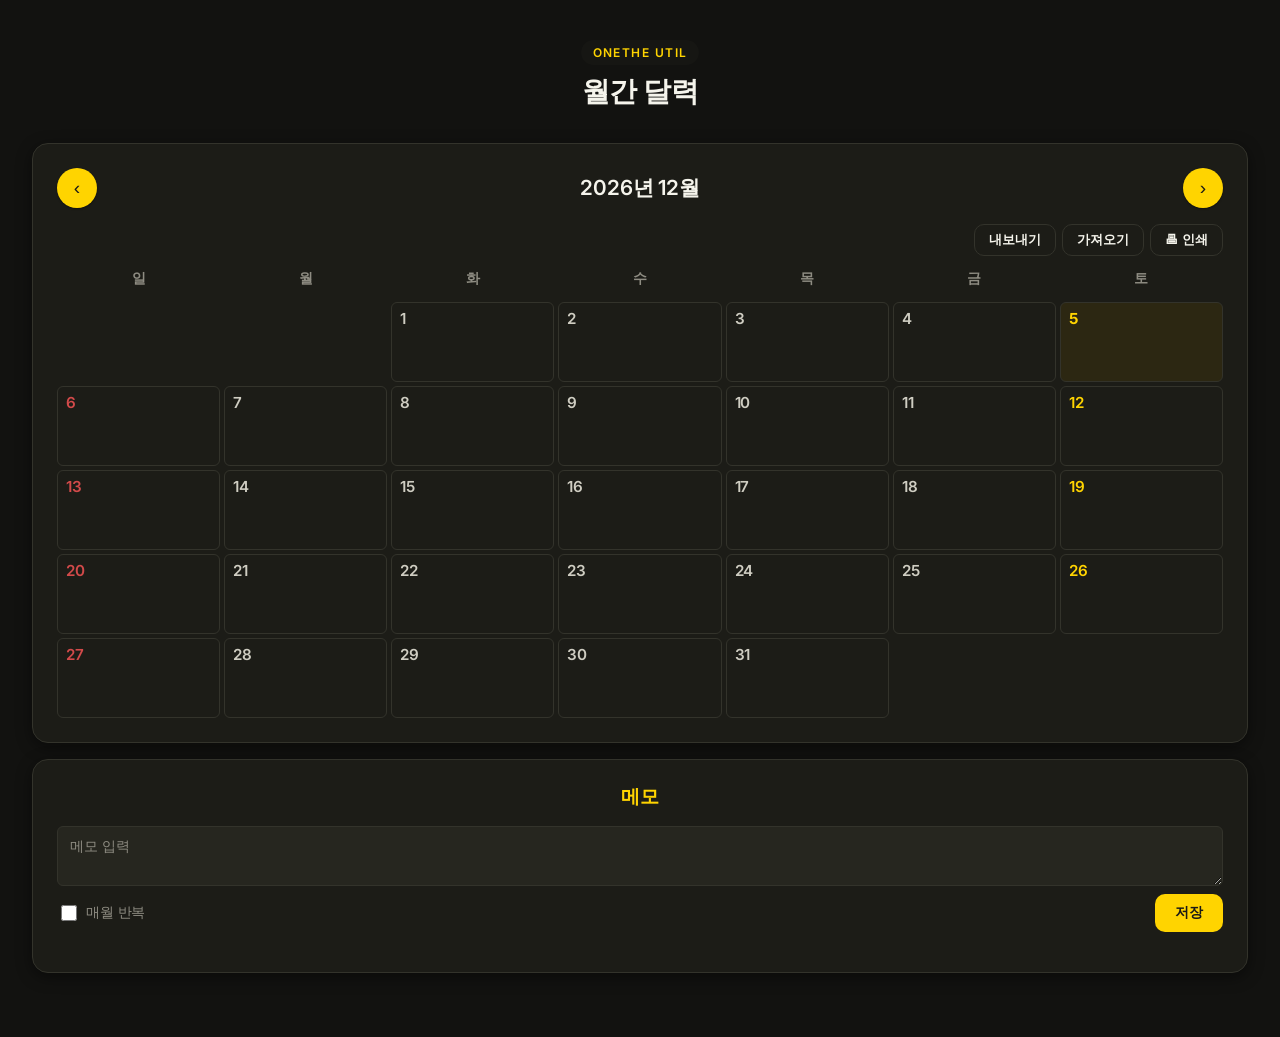
<file: month/month.html>
<!DOCTYPE html>
<html lang="ko" data-theme="dark">
<head>
    <meta charset="UTF-8">
    <meta name="viewport" content="width=device-width, initial-scale=1.0">
    <title>월간 달력</title>
    <link rel="icon" type="image/svg+xml" href="../assets/favicon-util.svg">
    <link rel="preconnect" href="https://fonts.googleapis.com">
    <link rel="preconnect" href="https://fonts.gstatic.com" crossorigin>
    <link href="https://fonts.googleapis.com/css2?family=Inter:wght@400;500;600;700;800&family=JetBrains+Mono:wght@400;500&display=swap" rel="stylesheet">
    <link rel="stylesheet" href="../assets/ds.css">
    <style>
        /* OneTheLab 디자인 시스템 토큰에 매핑 (기존 --c-* 이름 유지) */
        :root {
            --c-primary: var(--brand-yellow);
            --c-primary-light: #2C2712;   /* 노랑 계열 어두운 배경 */
            --c-primary-dark: var(--brand-yellow-soft);
            --c-secondary: var(--muted);
            --c-secondary-light: var(--surface-soft);
            --c-secondary-dark: var(--body);
            --c-accent: var(--brand-yellow-deep);
            --c-accent-light: #2C2712;
            --c-accent-dark: var(--brand-yellow-soft);
            --c-surface: var(--surface);
            --c-surface-alt: var(--surface-soft);
            --c-on-surface: var(--body);
            --c-muted: var(--muted);
            --c-divider: var(--hairline);
            --c-success: var(--success);
            --c-danger: var(--error);
            --c-caution: var(--warning);
            --c-radius-sm: var(--r-sm);
            --c-radius-md: var(--r-md);
            --c-radius-lg: var(--r-lg);
            --c-shadow: var(--sh-sm);
            --c-shadow-lg: var(--sh-md);
            --c-font: var(--font);
            --c-btn-py: 10px;
            --c-btn-px: 20px;
            --c-btn-min-h: 38px;
            --c-font-weight: 600;
            --c-heading-weight: 800;
            --c-letter-spacing: -.01em;
            --c-border-w: 1px;
            --c-card-p: var(--s5);
            --c-input-py: 10px;
        }
        body {
            font-family: var(--c-font);
            letter-spacing: var(--c-letter-spacing);
            display: flex;
            justify-content: center;
            align-items: flex-start;
            min-height: 100vh;
            margin: 0;
            padding: 40px 0 64px;
            background: var(--canvas);
            color: var(--body);
            -webkit-font-smoothing: antialiased;
        }
        .container {
            text-align: center;
            padding: 0;
            width: 100%;
            max-width: none;   /* ds.css .container 의 max-width:1024px 해제 */
            margin: 0 32px;
        }
        .container > .eyebrow { margin-bottom: var(--s2); }
        h1 {
            font-size: 28px;
            margin: 0 0 var(--s6);
            font-weight: var(--c-heading-weight);
            color: var(--ink);
        }
        .calendar, .memo-section { border: 1px solid var(--hairline); }
        .calendar {
            background: var(--c-surface);
            border-radius: var(--c-radius-lg);
            padding: var(--c-card-p);
            width: 100%;
            box-shadow: var(--c-shadow-lg);
        }
        .calendar-header {
            display: flex;
            justify-content: space-between;
            align-items: center;
            margin-bottom: 1rem;
        }
        .calendar-header button {
            background: var(--brand-yellow);
            border: none;
            color: var(--on-brand);
            font-size: 1.2rem;
            width: 40px;
            height: 40px;
            border-radius: 50%;
            cursor: pointer;
            transition: background 0.2s;
            box-shadow: var(--c-shadow);
        }
        .calendar-header button:hover {
            background: var(--brand-yellow-deep);
            color: #fff;
        }
        .calendar-header .month-year {
            font-size: 1.3rem;
            font-weight: var(--c-font-weight);
            color: var(--ink);
        }
        .calendar-weekdays {
            display: grid;
            grid-template-columns: repeat(7, 1fr);
            gap: 4px;
            margin-bottom: 8px;
        }
        .calendar-weekdays span {
            font-size: 0.85rem;
            font-weight: var(--c-font-weight);
            color: var(--c-muted);
            padding: 6px 0;
        }
        .calendar-days {
            display: grid;
            grid-template-columns: repeat(7, 1fr);
            gap: 4px;
        }
        .calendar-days .day {
            min-height: 80px;
            padding: 6px 8px;
            border-radius: var(--c-radius-sm);
            font-size: 0.95rem;
            text-align: left;
            transition: background 0.2s, box-shadow 0.2s;
            border: 1px solid var(--c-divider);
            display: flex;
            flex-direction: column;
        }
        .calendar-days .day.empty {
            border-color: transparent;
        }
        .calendar-days .day:not(.empty):hover {
            background: var(--c-surface-alt);
            box-shadow: var(--c-shadow);
            cursor: pointer;
        }
        .calendar-days .day .day-number {
            font-weight: var(--c-font-weight);
            margin-bottom: 4px;
        }
        .calendar-days .day .day-content {
            flex: 1;
            font-size: 0.75rem;
            overflow: hidden;
        }
        .calendar-days .day .day-content .event {
            background: var(--c-primary-light);
            color: var(--c-primary-dark);
            border-radius: var(--c-radius-sm);
            padding: 2px 6px;
            margin-bottom: 2px;
            white-space: nowrap;
            overflow: hidden;
            text-overflow: ellipsis;
            font-weight: var(--c-font-weight);
        }
        .calendar-days .day .day-content .event.repeat {
            background: var(--c-secondary-light);
            color: var(--c-secondary-dark);
        }
        .calendar-days .day.today {
            background: var(--c-primary-light);
        }
        .calendar-days .day.today .day-number {
            font-weight: 700;
            color: var(--c-primary-dark);
        }
        .calendar-days .day.sunday .day-number {
            color: var(--c-danger);
        }
        .calendar-days .day.saturday .day-number {
            color: var(--c-primary);
        }

        /* Modal */
        .modal-overlay {
            display: none;
            position: fixed;
            top: 0; left: 0; right: 0; bottom: 0;
            background: rgba(0, 0, 0, 0.4);
            justify-content: center;
            align-items: center;
            z-index: 100;
        }
        .modal-overlay.active {
            display: flex;
        }
        .modal {
            background: var(--c-surface);
            border-radius: var(--c-radius-lg);
            padding: 2rem;
            min-width: 340px;
            box-shadow: var(--c-shadow-lg);
            color: var(--c-on-surface);
        }
        .modal h2 {
            margin: 0 0 1.2rem 0;
            font-size: 1.3rem;
            font-weight: var(--c-heading-weight);
        }
        .modal label {
            display: block;
            font-size: 0.85rem;
            color: var(--c-muted);
            margin-bottom: 4px;
            text-align: left;
        }
        .modal input[type="text"] {
            width: 100%;
            padding: var(--c-input-py) 12px;
            border: 1px solid var(--c-divider);
            border-radius: var(--c-radius-sm);
            background: var(--c-surface-alt);
            color: var(--c-on-surface);
            font-size: 1rem;
            margin-bottom: 1rem;
            box-sizing: border-box;
            outline: none;
        }
        .modal input[type="text"]::placeholder {
            color: var(--c-muted);
        }
        .modal input[type="text"]:focus {
            border-color: var(--c-primary);
        }
        .modal .repeat-options {
            display: flex;
            gap: 8px;
            margin-bottom: 1.2rem;
            flex-wrap: wrap;
        }
        .modal .repeat-options button {
            padding: 8px 14px;
            border: 1px solid var(--c-divider);
            border-radius: var(--c-radius-sm);
            background: var(--c-surface-alt);
            color: var(--c-on-surface);
            font-size: 0.85rem;
            cursor: pointer;
            transition: all 0.2s;
            font-weight: var(--c-font-weight);
        }
        .modal .repeat-options button:hover {
            background: var(--c-primary-light);
            color: var(--c-primary-dark);
        }
        .modal .repeat-options button.selected {
            background: var(--brand-yellow);
            color: var(--on-brand);
            border-color: var(--brand-yellow);
        }
        .repeat-interval {
            display: none;
            align-items: center;
            gap: 6px;
            margin-bottom: 1.2rem;
            font-size: 0.85rem;
        }
        .repeat-interval.active {
            display: flex;
        }
        .repeat-interval input {
            width: 50px;
            padding: 6px 8px;
            border: 1px solid var(--c-divider);
            border-radius: var(--c-radius-sm);
            background: var(--c-surface-alt);
            color: var(--c-on-surface);
            font-size: 0.9rem;
            text-align: center;
            outline: none;
            box-sizing: border-box;
        }
        .repeat-interval input:focus {
            border-color: var(--c-primary);
        }
        .modal textarea {
            width: 100%;
            min-height: 200px;
            padding: 10px 12px;
            border: 1px solid var(--c-divider);
            border-radius: var(--c-radius-sm);
            background: var(--c-surface-alt);
            color: var(--c-on-surface);
            font-family: monospace;
            font-size: 0.8rem;
            margin-bottom: 1rem;
            box-sizing: border-box;
            outline: none;
            resize: vertical;
        }
        .modal textarea::placeholder {
            color: var(--c-muted);
        }
        .modal textarea:focus {
            border-color: var(--c-primary);
        }
        .modal .warning-text {
            font-size: 0.8rem;
            color: var(--c-danger);
            margin-bottom: 1rem;
            text-align: left;
        }
        .modal .modal-actions {
            display: flex;
            gap: 8px;
            justify-content: flex-end;
        }
        .modal .modal-actions button {
            padding: var(--c-btn-py) var(--c-btn-px);
            border: none;
            border-radius: var(--c-radius-sm);
            font-size: 0.95rem;
            cursor: pointer;
            transition: background 0.2s;
            min-height: var(--c-btn-min-h);
            font-weight: var(--c-font-weight);
        }
        .modal .btn-cancel {
            background: var(--c-surface-alt);
            color: var(--c-muted);
        }
        .modal .btn-cancel:hover {
            background: var(--c-divider);
        }
        .modal .btn-save {
            background: var(--brand-yellow);
            color: var(--on-brand);
        }
        .modal .btn-save:hover {
            background: var(--brand-yellow-deep);
            color: #fff;
        }

        /* Event list in modal */
        .modal .existing-events {
            margin-bottom: 1rem;
            max-height: 150px;
            overflow-y: auto;
        }
        .modal .existing-events .event-item {
            display: flex;
            justify-content: space-between;
            align-items: center;
            background: var(--c-surface-alt);
            border-radius: var(--c-radius-sm);
            padding: 6px 10px;
            margin-bottom: 4px;
            font-size: 0.85rem;
            cursor: pointer;
            transition: background 0.2s;
        }
        .modal .existing-events .event-item:hover {
            background: var(--c-primary-light);
        }
        .modal .existing-events .event-item.editing {
            background: var(--c-primary-light);
            border: 1px solid var(--c-primary);
        }
        .modal .existing-events .event-item .event-info {
            display: flex;
            gap: 8px;
            align-items: center;
        }
        .modal .existing-events .event-item .event-repeat-tag {
            font-size: 0.7rem;
            background: var(--c-secondary-light);
            color: var(--c-secondary-dark);
            padding: 1px 6px;
            border-radius: var(--c-radius-sm);
            font-weight: var(--c-font-weight);
        }
        .modal .existing-events .event-item .btn-delete {
            background: none;
            border: none;
            color: var(--c-danger);
            cursor: pointer;
            font-size: 1rem;
            padding: 0 4px;
        }
        .modal .existing-events .event-item .btn-delete:hover {
            color: var(--c-accent-dark);
        }

        /* Memo section */
        .memo-section {
            background: var(--c-surface);
            border-radius: var(--c-radius-lg);
            padding: var(--c-card-p);
            margin-top: 1rem;
            width: 100%;
            text-align: left;
            box-shadow: var(--c-shadow-lg);
        }
        .memo-section h2 {
            font-size: 1.2rem;
            margin: 0 0 1rem 0;
            text-align: center;
            font-weight: var(--c-heading-weight);
            color: var(--c-primary);
        }
        .memo-input-area {
            display: flex;
            flex-direction: column;
            gap: 8px;
            margin-bottom: 1rem;
        }
        .memo-input-area textarea {
            width: 100%;
            min-height: 60px;
            padding: var(--c-input-py) 12px;
            border: 1px solid var(--c-divider);
            border-radius: var(--c-radius-sm);
            background: var(--c-surface-alt);
            color: var(--c-on-surface);
            font-family: inherit;
            font-size: 0.9rem;
            resize: vertical;
            box-sizing: border-box;
            outline: none;
        }
        .memo-input-area textarea::placeholder {
            color: var(--c-muted);
        }
        .memo-input-area textarea:focus {
            border-color: var(--c-primary);
        }
        .memo-input-row {
            display: flex;
            justify-content: space-between;
            align-items: center;
        }
        .memo-input-row label {
            font-size: 0.85rem;
            color: var(--c-muted);
            display: flex;
            align-items: center;
            gap: 6px;
            cursor: pointer;
        }
        .memo-input-row input[type="checkbox"] {
            accent-color: var(--c-primary);
            width: 16px;
            height: 16px;
            cursor: pointer;
        }
        .memo-input-row .btn-memo-save {
            padding: var(--c-btn-py) var(--c-btn-px);
            border: none;
            border-radius: var(--r-md);
            background: var(--brand-yellow);
            color: var(--on-brand);
            font-weight: var(--c-font-weight);
            font-size: 0.85rem;
            cursor: pointer;
            transition: background 0.2s;
            min-height: var(--c-btn-min-h);
        }
        .memo-input-row .btn-memo-save:hover {
            background: var(--brand-yellow-deep);
            color: #fff;
        }
        .memo-list {
            display: flex;
            flex-direction: column;
            gap: 6px;
        }
        .memo-item {
            display: flex;
            justify-content: space-between;
            align-items: flex-start;
            background: var(--c-surface-alt);
            border-radius: var(--c-radius-sm);
            padding: 10px 12px;
            cursor: pointer;
            transition: background 0.2s;
        }
        .memo-item:hover {
            background: var(--c-primary-light);
        }
        .memo-item.editing {
            background: var(--c-primary-light);
            border: 1px solid var(--c-primary);
        }
        .memo-item-content {
            flex: 1;
            font-size: 0.9rem;
            white-space: pre-wrap;
            word-break: break-word;
        }
        .memo-item-tag {
            font-size: 0.7rem;
            background: var(--c-secondary-light);
            color: var(--c-secondary-dark);
            padding: 1px 6px;
            border-radius: var(--c-radius-sm);
            margin-left: 8px;
            white-space: nowrap;
            align-self: center;
            font-weight: var(--c-font-weight);
        }
        .memo-item .btn-delete {
            background: none;
            border: none;
            color: var(--c-danger);
            cursor: pointer;
            font-size: 1rem;
            padding: 0 0 0 8px;
            align-self: center;
        }
        .memo-item .btn-delete:hover {
            color: var(--c-accent-dark);
        }

        /* Toolbar buttons — ds .btn-secondary 와 동일 톤 */
        .toolbar-btn {
            background: var(--surface);
            border: 1px solid var(--hairline);
            color: var(--ink);
            font-size: 13px;
            padding: 6px 14px;
            border-radius: var(--r-md);
            cursor: pointer;
            transition: .15s;
            font-weight: var(--c-font-weight);
        }
        .toolbar-btn:hover {
            background: var(--surface-soft);
            border-color: var(--brand-yellow);
        }

        @page {
            size: landscape;
        }

        /* Print styles */
        @media print {
            body {
                background: white;
                color: black;
                display: block;
                min-height: auto;
                padding: 0;
            }
            .container {
                padding: 0;
                margin: 0;
                width: 100%;
                max-width: none;
            }
            h1, .eyebrow {
                display: none !important;
            }
            .calendar {
                background: none !important;
                backdrop-filter: none;
                border: none !important;
                border-radius: 0;
                box-shadow: none !important;
                padding: 0;
                min-width: auto;
                width: 100%;
            }
            .calendar-header button,
            .toolbar-btn,
            .modal-overlay {
                display: none !important;
            }
            .calendar-header {
                justify-content: center;
            }
            .calendar-header .month-year {
                color: black;
                font-size: 1.5rem;
            }
            .calendar-weekdays span {
                color: black !important;
                opacity: 1;
                border-bottom: 2px solid black;
                padding-bottom: 4px;
            }
            .calendar-days .day {
                border: 1px solid #999;
                color: black;
                min-height: 60px;
                border-radius: 0;
            }
            .calendar-days .day.empty {
                border-color: transparent;
            }
            .calendar-days .day .day-number {
                color: black !important;
                display: flex;
                justify-content: space-between;
                align-items: center;
            }
            .calendar-days .day .day-number::after {
                content: '';
                display: inline-block;
                width: 10px;
                height: 10px;
                border: 1px solid #999;
            }
            .calendar-days .day.today {
                background: none;
            }
            .calendar-days .day.today .day-number {
                text-decoration: underline;
            }
            .calendar-days .day.sunday .day-number,
            .calendar-days .day.saturday .day-number {
                color: black !important;
            }
            .calendar-days .day .day-content {
                opacity: 1;
                color: black;
            }
            .calendar-days .day .day-content .event,
            .calendar-days .day .day-content .event.repeat {
                background: none;
                border-bottom: 1px solid #ccc;
                border-radius: 0;
                padding: 1px 0;
                color: black;
                display: flex;
                justify-content: space-between;
                align-items: center;
            }
            .calendar-days .day .day-content .event::after {
                content: '';
                display: inline-block;
                width: 8px;
                height: 8px;
                min-width: 8px;
                border: 1px solid #999;
                margin-left: 4px;
            }
            .memo-section {
                background: none !important;
                backdrop-filter: none;
                border: none !important;
                border-radius: 0;
                box-shadow: none !important;
                min-width: auto;
                width: 100%;
                padding: 0;
                margin-top: 0.5rem;
            }
            .memo-section h2 {
                display: none !important;
            }
            .memo-input-area {
                display: none !important;
            }
            .memo-list {
                display: none !important;
            }
            .memo-empty-print {
                display: block !important;
                border: 1px solid #999;
                min-height: 2em;
                width: 100%;
                box-sizing: border-box;
                padding: 6px 8px;
                font-size: 0.75rem;
                color: black;
            }

            /* Nozzle cleaning pattern - print only */
            .nozzle-clean {
                display: block !important;
                margin-top: 1.5rem;
                page-break-inside: avoid;
            }
            .nozzle-clean .nc-label {
                font-size: 0.6rem;
                color: #999;
                text-align: center;
                margin-bottom: 4px;
            }
            .nozzle-bars {
                display: flex;
                gap: 2px;
                height: 9px;
            }
            .nozzle-bars div {
                flex: 1;
                -webkit-print-color-adjust: exact;
                print-color-adjust: exact;
            }
            .nc-cyan    { background: #00ffff; }
            .nc-magenta { background: #ff00ff; }
            .nc-yellow  { background: #ffff00; }
            .nc-black   { background: #000000; }
            .nc-red     { background: #ff0000; }
            .nc-green   { background: #00ff00; }
            .nc-blue    { background: #0000ff; }
            .nc-pattern {
                display: flex;
                gap: 0;
                height: 5px;
                margin-top: 2px;
            }
            .nc-pattern div {
                flex: 1;
                -webkit-print-color-adjust: exact;
                print-color-adjust: exact;
            }
            .nc-stripe-cm { background: repeating-linear-gradient(90deg, #00ffff 0px, #00ffff 2px, #ff00ff 2px, #ff00ff 4px); }
            .nc-stripe-yk { background: repeating-linear-gradient(90deg, #ffff00 0px, #ffff00 2px, #000000 2px, #000000 4px); }
            .nc-stripe-rb { background: repeating-linear-gradient(90deg, #ff0000 0px, #ff0000 2px, #0000ff 2px, #0000ff 4px); }
            .nc-stripe-gm { background: repeating-linear-gradient(90deg, #00ff00 0px, #00ff00 2px, #ff00ff 2px, #ff00ff 4px); }
            .nc-grad-cmyk { background: linear-gradient(90deg, #00ffff, #ff00ff, #ffff00, #000000); }
            .nc-grad-rgb  { background: linear-gradient(90deg, #ff0000, #00ff00, #0000ff, #ff0000); }
        }
    </style>
</head>
<body>
    <div class="container">
        <span class="eyebrow">OneThe Util</span>
        <h1>월간 달력</h1>
        <div class="calendar">
            <div class="calendar-header">
                <button id="prev-month">&#8249;</button>
                <span class="month-year" id="month-year"></span>
                <button id="next-month">&#8250;</button>
            </div>
            <div style="display: flex; justify-content: flex-end; gap: 6px; margin-bottom: 8px;">
                <button class="toolbar-btn" id="btn-export">내보내기</button>
                <button class="toolbar-btn" id="btn-import">가져오기</button>
                <button class="toolbar-btn" id="btn-print">&#128438; 인쇄</button>
            </div>
            <div class="calendar-weekdays">
                <span class="sunday">일</span><span>월</span><span>화</span><span>수</span><span>목</span><span>금</span><span class="saturday">토</span>
            </div>
            <div class="calendar-days" id="calendar-days"></div>
        </div>
        <div class="memo-section">
            <h2>메모</h2>
            <div class="memo-input-area">
                <textarea id="memo-text" placeholder="메모 입력"></textarea>
                <div class="memo-input-row">
                    <label><input type="checkbox" id="memo-repeat"> 매월 반복</label>
                    <button class="btn-memo-save" id="btn-memo-save">저장</button>
                </div>
            </div>
            <div class="memo-list" id="memo-list"></div>
            <div class="memo-empty-print" style="display:none;"></div>
        </div>
        <div class="nozzle-clean" style="display:none;">
            <div class="nc-label">Nozzle Check Pattern</div>
            <div class="nozzle-bars">
                <div class="nc-cyan"></div>
                <div class="nc-magenta"></div>
                <div class="nc-yellow"></div>
                <div class="nc-black"></div>
                <div class="nc-red"></div>
                <div class="nc-green"></div>
                <div class="nc-blue"></div>
            </div>
            <div class="nc-pattern">
                <div class="nc-stripe-cm"></div>
                <div class="nc-stripe-yk"></div>
                <div class="nc-stripe-rb"></div>
                <div class="nc-stripe-gm"></div>
            </div>
            <div class="nc-pattern">
                <div class="nc-grad-cmyk"></div>
                <div class="nc-grad-rgb"></div>
            </div>
        </div>
    </div>

    <div class="modal-overlay" id="modal-overlay">
        <div class="modal">
            <h2 id="modal-title"></h2>
            <div class="existing-events" id="existing-events"></div>
            <label for="event-title">제목</label>
            <input type="text" id="event-title" placeholder="일정 제목 입력">
            <label>반복</label>
            <div class="repeat-options">
                <button type="button" data-repeat="none" class="selected">없음</button>
                <button type="button" data-repeat="daily">매일</button>
                <button type="button" data-repeat="daily-n">n일마다</button>
                <button type="button" data-repeat="weekly">매주 같은 요일</button>
                <button type="button" data-repeat="weekly-n">n주마다</button>
                <button type="button" data-repeat="monthly">매월 같은 날짜</button>
                <button type="button" data-repeat="monthly-nth">매월 첫째 요일</button>
            </div>
            <div class="repeat-interval" id="daily-interval">
                <span>반복 간격:</span>
                <input type="number" id="daily-interval-input" min="2" value="2">
                <span>일마다</span>
            </div>
            <div class="repeat-interval" id="weekly-interval">
                <span>반복 간격:</span>
                <input type="number" id="weekly-interval-input" min="2" value="2">
                <span>주마다</span>
            </div>
            <div class="modal-actions">
                <button class="btn-cancel" id="btn-cancel">취소</button>
                <button class="btn-save" id="btn-save">저장</button>
            </div>
        </div>
    </div>

    <div class="modal-overlay" id="export-overlay">
        <div class="modal">
            <h2>데이터 내보내기</h2>
            <textarea id="export-json" readonly></textarea>
            <div class="modal-actions">
                <button class="btn-cancel" id="export-cancel">닫기</button>
                <button class="btn-save" id="export-copy">복사하기</button>
            </div>
        </div>
    </div>

    <div class="modal-overlay" id="import-overlay">
        <div class="modal">
            <h2>데이터 가져오기</h2>
            <textarea id="import-json" placeholder="JSON 데이터를 붙여넣으세요"></textarea>
            <div class="warning-text" id="import-warning" style="display:none;">기존 데이터에 덮어 씌워집니다. 되돌릴 수 없습니다.</div>
            <div class="modal-actions">
                <button class="btn-cancel" id="import-cancel">취소</button>
                <button class="btn-save" id="import-confirm">확인</button>
            </div>
        </div>
    </div>

    <script>
        const monthYearEl = document.getElementById('month-year');
        const calendarDaysEl = document.getElementById('calendar-days');
        const prevBtn = document.getElementById('prev-month');
        const nextBtn = document.getElementById('next-month');
        const modalOverlay = document.getElementById('modal-overlay');
        const modalTitle = document.getElementById('modal-title');
        const existingEventsEl = document.getElementById('existing-events');
        const eventTitleInput = document.getElementById('event-title');
        const btnCancel = document.getElementById('btn-cancel');
        const btnSave = document.getElementById('btn-save');
        const repeatButtons = document.querySelectorAll('.repeat-options button');
        const dailyIntervalWrap = document.getElementById('daily-interval');
        const dailyIntervalInput = document.getElementById('daily-interval-input');
        const weeklyIntervalWrap = document.getElementById('weekly-interval');
        const weeklyIntervalInput = document.getElementById('weekly-interval-input');

        let currentDate = new Date();
        let selectedDate = null;
        let selectedRepeat = 'none';
        let editingEventId = null;

        // Events stored in localStorage
        // Each event: { id, title, date (YYYY-MM-DD), repeat: 'none'|'daily'|'weekly'|'monthly', dayOfWeek, dayOfMonth }
        function loadEvents() {
            return JSON.parse(localStorage.getItem('calendarEvents') || '[]');
        }

        function saveEvents(events) {
            localStorage.setItem('calendarEvents', JSON.stringify(events));
        }

        const repeatOrder = { none: 0, daily: 1, 'daily-n': 2, weekly: 3, 'weekly-n': 4, monthly: 5, 'monthly-nth': 6 };

        function getEventsForDate(year, month, day) {
            const events = loadEvents();
            const targetDate = new Date(year, month, day);
            const dateStr = `${year}-${String(month + 1).padStart(2, '0')}-${String(day).padStart(2, '0')}`;

            return events.filter(ev => {
                if (ev.date === dateStr) return true;

                const evDate = new Date(ev.date);
                if (evDate > targetDate) return false;

                if (ev.repeat === 'daily') return true;
                if (ev.repeat === 'daily-n') {
                    const interval = ev.dailyInterval || 2;
                    const diffDays = Math.round((targetDate - evDate) / (1000 * 60 * 60 * 24));
                    return diffDays % interval === 0;
                }
                if (ev.repeat === 'weekly' && targetDate.getDay() === ev.dayOfWeek) return true;
                if (ev.repeat === 'weekly-n' && targetDate.getDay() === ev.dayOfWeek) {
                    const interval = ev.weeklyInterval || 2;
                    const diffWeeks = Math.round((targetDate - evDate) / (1000 * 60 * 60 * 24 * 7));
                    return diffWeeks % interval === 0;
                }
                if (ev.repeat === 'monthly' && day === ev.dayOfMonth) return true;
                if (ev.repeat === 'monthly-nth' && targetDate.getDay() === ev.dayOfWeek && Math.ceil(day / 7) === ev.nthWeek) return true;

                return false;
            }).sort((a, b) => (repeatOrder[a.repeat] ?? 99) - (repeatOrder[b.repeat] ?? 99));
        }

        function renderCalendar(date) {
            const year = date.getFullYear();
            const month = date.getMonth();

            monthYearEl.textContent = `${year}년 ${month + 1}월`;

            const firstDay = new Date(year, month, 1).getDay();
            const lastDate = new Date(year, month + 1, 0).getDate();

            const today = new Date();
            const isCurrentMonth = today.getFullYear() === year && today.getMonth() === month;

            let html = '';

            for (let i = 0; i < firstDay; i++) {
                html += '<div class="day empty"></div>';
            }

            for (let d = 1; d <= lastDate; d++) {
                const dayOfWeek = new Date(year, month, d).getDay();
                let cls = 'day';
                if (isCurrentMonth && d === today.getDate()) cls += ' today';
                if (dayOfWeek === 0) cls += ' sunday';
                if (dayOfWeek === 6) cls += ' saturday';

                const events = getEventsForDate(year, month, d);
                let eventsHtml = '';
                for (const ev of events) {
                    const repeatCls = ev.repeat !== 'none' ? ' repeat' : '';
                    eventsHtml += `<div class="event${repeatCls}">${ev.title}</div>`;
                }

                html += `<div class="${cls}" data-year="${year}" data-month="${month}" data-day="${d}">
                    <span class="day-number">${d}</span>
                    <div class="day-content">${eventsHtml}</div>
                </div>`;
            }

            calendarDaysEl.innerHTML = html;

            calendarDaysEl.querySelectorAll('.day:not(.empty)').forEach(dayEl => {
                dayEl.addEventListener('click', () => {
                    const y = parseInt(dayEl.dataset.year);
                    const m = parseInt(dayEl.dataset.month);
                    const dd = parseInt(dayEl.dataset.day);
                    openModal(y, m, dd);
                });
            });
        }

        const dayNames = ['일', '월', '화', '수', '목', '금', '토'];
        const nthNames = ['첫째', '둘째', '셋째', '넷째', '다섯째'];
        const repeatLabels = { none: '', daily: '매일', 'daily-n': '', weekly: '', 'weekly-n': '', monthly: '매월', 'monthly-nth': '' };

        function openModal(year, month, day) {
            selectedDate = { year, month, day };
            selectedRepeat = 'none';
            editingEventId = null;
            btnSave.textContent = '저장';
            modalTitle.textContent = `${year}년 ${month + 1}월 ${day}일`;
            eventTitleInput.value = '';

            const dateObj = new Date(year, month, day);
            const dow = dateObj.getDay();
            const nth = Math.ceil(day / 7);

            dailyIntervalInput.value = 1;
            weeklyIntervalInput.value = 1;
            repeatButtons.forEach(btn => {
                btn.classList.toggle('selected', btn.dataset.repeat === 'none');
                if (btn.dataset.repeat === 'weekly') btn.textContent = `매주 ${dayNames[dow]}요일`;
                if (btn.dataset.repeat === 'weekly-n') btn.textContent = `n주마다 ${dayNames[dow]}요일`;
                if (btn.dataset.repeat === 'monthly') btn.textContent = `매월 ${day}일`;
                if (btn.dataset.repeat === 'monthly-nth') btn.textContent = `매월 ${nthNames[nth - 1]} ${dayNames[dow]}요일`;
            });
            updateIntervalVisibility();

            renderExistingEvents(year, month, day);
            modalOverlay.classList.add('active');
            eventTitleInput.focus();
        }

        function renderExistingEvents(year, month, day) {
            const events = getEventsForDate(year, month, day);
            if (events.length === 0) {
                existingEventsEl.innerHTML = '';
                return;
            }
            let html = '';
            for (const ev of events) {
                let repeatLabel = repeatLabels[ev.repeat];
                if (ev.repeat === 'daily-n') repeatLabel = `${ev.dailyInterval || 2}일마다`;
                if (ev.repeat === 'weekly') repeatLabel = `매주 ${dayNames[ev.dayOfWeek]}`;
                if (ev.repeat === 'weekly-n') repeatLabel = `${ev.weeklyInterval || 2}주마다 ${dayNames[ev.dayOfWeek]}`;
                if (ev.repeat === 'monthly-nth') repeatLabel = `매월 ${nthNames[(ev.nthWeek || 1) - 1]} ${dayNames[ev.dayOfWeek]}`;
                const tag = ev.repeat !== 'none' ? `<span class="event-repeat-tag">${repeatLabel}</span>` : '';
                html += `<div class="event-item" data-id="${ev.id}">
                    <span class="event-info"><span>${ev.title}</span>${tag}</span>
                    <button class="btn-delete" data-id="${ev.id}">&times;</button>
                </div>`;
            }
            existingEventsEl.innerHTML = html;

            existingEventsEl.querySelectorAll('.event-item').forEach(item => {
                item.addEventListener('click', (e) => {
                    if (e.target.closest('.btn-delete')) return;
                    const id = item.dataset.id;
                    const ev = loadEvents().find(e => e.id === id);
                    if (!ev) return;
                    editingEventId = id;
                    eventTitleInput.value = ev.title;
                    selectedRepeat = ev.repeat;
                    dailyIntervalInput.value = ev.dailyInterval || 1;
                    weeklyIntervalInput.value = ev.weeklyInterval || 1;
                    repeatButtons.forEach(b => b.classList.toggle('selected', b.dataset.repeat === ev.repeat));
                    updateIntervalVisibility();
                    btnSave.textContent = '수정';
                    existingEventsEl.querySelectorAll('.event-item').forEach(i => i.classList.remove('editing'));
                    item.classList.add('editing');
                });
            });

            existingEventsEl.querySelectorAll('.btn-delete').forEach(btn => {
                btn.addEventListener('click', (e) => {
                    e.stopPropagation();
                    if (editingEventId === btn.dataset.id) {
                        editingEventId = null;
                        eventTitleInput.value = '';
                        selectedRepeat = 'none';
                        repeatButtons.forEach(b => b.classList.toggle('selected', b.dataset.repeat === 'none'));
                        btnSave.textContent = '저장';
                    }
                    deleteEvent(btn.dataset.id);
                    renderExistingEvents(year, month, day);
                    renderCalendar(currentDate);
                });
            });
        }

        function deleteEvent(id) {
            const events = loadEvents().filter(ev => ev.id !== id);
            saveEvents(events);
        }

        function closeModal() {
            modalOverlay.classList.remove('active');
            selectedDate = null;
        }

        function updateIntervalVisibility() {
            dailyIntervalWrap.classList.toggle('active', selectedRepeat === 'daily-n');
            weeklyIntervalWrap.classList.toggle('active', selectedRepeat === 'weekly-n');
        }

        repeatButtons.forEach(btn => {
            btn.addEventListener('click', () => {
                selectedRepeat = btn.dataset.repeat;
                repeatButtons.forEach(b => b.classList.toggle('selected', b === btn));
                updateIntervalVisibility();
            });
        });

        btnCancel.addEventListener('click', closeModal);
        modalOverlay.addEventListener('click', (e) => {
            if (e.target === modalOverlay) closeModal();
        });

        btnSave.addEventListener('click', () => {
            const title = eventTitleInput.value.trim();
            if (!title || !selectedDate) return;

            const { year, month, day } = selectedDate;
            const dateStr = `${year}-${String(month + 1).padStart(2, '0')}-${String(day).padStart(2, '0')}`;
            const dateObj = new Date(year, month, day);
            const nthWeek = Math.ceil(day / 7);

            const events = loadEvents();

            const dailyInterval = Math.max(1, parseInt(dailyIntervalInput.value) || 1);
            const weeklyInterval = Math.max(1, parseInt(weeklyIntervalInput.value) || 1);

            if (editingEventId) {
                const idx = events.findIndex(ev => ev.id === editingEventId);
                if (idx !== -1) {
                    events[idx].title = title;
                    events[idx].repeat = selectedRepeat;
                    events[idx].dayOfWeek = dateObj.getDay();
                    events[idx].dayOfMonth = day;
                    events[idx].nthWeek = nthWeek;
                    events[idx].dailyInterval = dailyInterval;
                    events[idx].weeklyInterval = weeklyInterval;
                }
                editingEventId = null;
                btnSave.textContent = '저장';
            } else {
                events.push({
                    id: Date.now().toString(36) + Math.random().toString(36).slice(2, 6),
                    title,
                    date: dateStr,
                    repeat: selectedRepeat,
                    dayOfWeek: dateObj.getDay(),
                    dayOfMonth: day,
                    nthWeek,
                    dailyInterval,
                    weeklyInterval
                });
            }

            saveEvents(events);
            renderCalendar(currentDate);
            renderExistingEvents(year, month, day);
            eventTitleInput.value = '';
            selectedRepeat = 'none';
            repeatButtons.forEach(b => b.classList.toggle('selected', b.dataset.repeat === 'none'));
        });

        document.addEventListener('keydown', (e) => {
            if (e.key === 'Escape') closeModal();
            if (e.key === 'Enter' && modalOverlay.classList.contains('active')) btnSave.click();
        });

        document.getElementById('btn-print').addEventListener('click', () => {
            window.print();
        });

        // Export modal
        const exportOverlay = document.getElementById('export-overlay');
        const exportJson = document.getElementById('export-json');

        document.getElementById('btn-export').addEventListener('click', () => {
            const data = {
                calendarEvents: JSON.parse(localStorage.getItem('calendarEvents') || '[]'),
                calendarMemos: JSON.parse(localStorage.getItem('calendarMemos') || '[]')
            };
            exportJson.value = JSON.stringify(data, null, 2);
            exportOverlay.classList.add('active');
        });

        document.getElementById('export-copy').addEventListener('click', () => {
            exportJson.select();
            navigator.clipboard.writeText(exportJson.value);
            document.getElementById('export-copy').textContent = '복사됨!';
            setTimeout(() => { document.getElementById('export-copy').textContent = '복사하기'; }, 1500);
        });

        document.getElementById('export-cancel').addEventListener('click', () => {
            exportOverlay.classList.remove('active');
        });
        exportOverlay.addEventListener('click', (e) => {
            if (e.target === exportOverlay) exportOverlay.classList.remove('active');
        });

        // Import modal
        const importOverlay = document.getElementById('import-overlay');
        const importJson = document.getElementById('import-json');
        const importWarning = document.getElementById('import-warning');
        let importConfirmStep = false;

        document.getElementById('btn-import').addEventListener('click', () => {
            importJson.value = '';
            importWarning.style.display = 'none';
            importConfirmStep = false;
            document.getElementById('import-confirm').textContent = '확인';
            importOverlay.classList.add('active');
            importJson.focus();
        });

        document.getElementById('import-confirm').addEventListener('click', () => {
            const text = importJson.value.trim();
            if (!text) return;

            if (!importConfirmStep) {
                try {
                    JSON.parse(text);
                } catch {
                    alert('올바른 JSON 형식이 아닙니다.');
                    return;
                }
                importWarning.style.display = 'block';
                document.getElementById('import-confirm').textContent = '적용하기';
                importConfirmStep = true;
                return;
            }

            try {
                const data = JSON.parse(text);
                if (data.calendarEvents) localStorage.setItem('calendarEvents', JSON.stringify(data.calendarEvents));
                if (data.calendarMemos) localStorage.setItem('calendarMemos', JSON.stringify(data.calendarMemos));
                renderCalendar(currentDate);
                renderMemos();
                importOverlay.classList.remove('active');
            } catch {
                alert('올바른 JSON 형식이 아닙니다.');
            }
        });

        document.getElementById('import-cancel').addEventListener('click', () => {
            importOverlay.classList.remove('active');
        });
        importOverlay.addEventListener('click', (e) => {
            if (e.target === importOverlay) importOverlay.classList.remove('active');
        });

        // ---- Memo ----
        const memoTextEl = document.getElementById('memo-text');
        const memoRepeatEl = document.getElementById('memo-repeat');
        const btnMemoSave = document.getElementById('btn-memo-save');
        const memoListEl = document.getElementById('memo-list');
        let editingMemoId = null;

        function loadMemos() {
            return JSON.parse(localStorage.getItem('calendarMemos') || '[]');
        }

        function saveMemos(memos) {
            localStorage.setItem('calendarMemos', JSON.stringify(memos));
        }

        function getMemosForMonth(year, month) {
            return loadMemos().filter(m => {
                if (m.year === year && m.month === month) return true;
                if (m.repeat) {
                    const mDate = new Date(m.year, m.month);
                    const tDate = new Date(year, month);
                    return mDate <= tDate;
                }
                return false;
            });
        }

        const memoPrintEl = document.querySelector('.memo-empty-print');

        function renderMemos() {
            const year = currentDate.getFullYear();
            const month = currentDate.getMonth();
            const memos = getMemosForMonth(year, month);

            // Update print box content
            if (memos.length === 0) {
                memoPrintEl.textContent = '';
            } else {
                memoPrintEl.textContent = memos.map(m => m.text).join(' / ');
            }

            if (memos.length === 0) {
                memoListEl.innerHTML = '';
                return;
            }

            let html = '';
            for (const m of memos) {
                const tag = m.repeat ? '<span class="memo-item-tag">매월</span>' : '';
                const escaped = m.text.replace(/&/g, '&amp;').replace(/</g, '&lt;').replace(/>/g, '&gt;');
                html += `<div class="memo-item" data-id="${m.id}">
                    <span class="memo-item-content">${escaped}</span>
                    ${tag}
                    <button class="btn-delete" data-id="${m.id}">&times;</button>
                </div>`;
            }
            memoListEl.innerHTML = html;

            memoListEl.querySelectorAll('.memo-item').forEach(item => {
                item.addEventListener('click', (e) => {
                    if (e.target.closest('.btn-delete')) return;
                    const id = item.dataset.id;
                    const m = loadMemos().find(m => m.id === id);
                    if (!m) return;
                    editingMemoId = id;
                    memoTextEl.value = m.text;
                    memoRepeatEl.checked = m.repeat;
                    btnMemoSave.textContent = '수정';
                    memoListEl.querySelectorAll('.memo-item').forEach(i => i.classList.remove('editing'));
                    item.classList.add('editing');
                });
            });

            memoListEl.querySelectorAll('.btn-delete').forEach(btn => {
                btn.addEventListener('click', (e) => {
                    e.stopPropagation();
                    if (editingMemoId === btn.dataset.id) {
                        editingMemoId = null;
                        memoTextEl.value = '';
                        memoRepeatEl.checked = false;
                        btnMemoSave.textContent = '저장';
                    }
                    const memos = loadMemos().filter(m => m.id !== btn.dataset.id);
                    saveMemos(memos);
                    renderMemos();
                });
            });
        }

        btnMemoSave.addEventListener('click', () => {
            const text = memoTextEl.value.trim();
            if (!text) return;

            const year = currentDate.getFullYear();
            const month = currentDate.getMonth();
            const memos = loadMemos();

            if (editingMemoId) {
                const idx = memos.findIndex(m => m.id === editingMemoId);
                if (idx !== -1) {
                    memos[idx].text = text;
                    memos[idx].repeat = memoRepeatEl.checked;
                }
                editingMemoId = null;
                btnMemoSave.textContent = '저장';
            } else {
                memos.push({
                    id: Date.now().toString(36) + Math.random().toString(36).slice(2, 6),
                    text,
                    year,
                    month,
                    repeat: memoRepeatEl.checked
                });
            }

            saveMemos(memos);
            memoTextEl.value = '';
            memoRepeatEl.checked = false;
            renderMemos();
        });

        prevBtn.addEventListener('click', () => {
            currentDate.setMonth(currentDate.getMonth() - 1);
            renderCalendar(currentDate);
            renderMemos();
        });

        nextBtn.addEventListener('click', () => {
            currentDate.setMonth(currentDate.getMonth() + 1);
            renderCalendar(currentDate);
            renderMemos();
        });

        renderCalendar(currentDate);
        renderMemos();
    </script>
</body>
</html>
</file>
<file: assets/ds.css>
/* OneTheLab Design System — quartz.onethelab.com */
*{box-sizing:border-box;}
:root{
  --brand-yellow:#FFD400;
  --brand-yellow-soft:#FFE766;
  --brand-yellow-deep:#C9A600;
  --on-brand:#1A1A17;
  --success:#3FA66A;
  --warning:#E0941A;
  --error:#D24A4A;
  --info:#3A78C2;
  --r-sm:6px; --r-md:10px; --r-lg:16px; --r-pill:9999px;
  --s1:4px; --s2:8px; --s3:12px; --s4:16px; --s5:24px; --s6:32px; --s7:48px; --s8:64px;
  --font:"Inter",-apple-system,"Segoe UI",sans-serif;
  --mono:"JetBrains Mono",ui-monospace,monospace;
  --ink:#F5F4EC;
  --body:#CFCDC2;
  --muted:#8E8C82;
  --hairline:#33332B;
  --canvas:#121210;
  --surface:#1C1C17;
  --surface-soft:#26261F;
  --on-ink:#121210;
  --sh-sm:0 1px 2px rgba(0,0,0,.4);
  --sh-md:0 4px 16px rgba(0,0,0,.45);
  --sh-lg:0 12px 40px rgba(0,0,0,.55);
}

body{
  font-family:var(--font);
  background:var(--canvas);
  color:var(--body);
}

h1,h2,h3,h4{color:var(--ink);letter-spacing:-.01em;}
h1{font-weight:800;}
a{color:var(--brand-yellow-deep);}

.container{max-width:1024px;margin:2rem auto;padding:0 var(--s4);}

/* buttons */
.btn{display:inline-flex;align-items:center;gap:8px;font-family:var(--font);
  font-size:14px;font-weight:600;padding:10px 20px;border-radius:var(--r-md);
  border:1px solid transparent;text-decoration:none;cursor:pointer;transition:.15s;}
.btn-primary{background:var(--brand-yellow);color:var(--on-brand);}
.btn-primary:hover{background:var(--brand-yellow-deep);color:#fff;}
.btn-secondary{background:var(--surface);color:var(--ink);border-color:var(--hairline);}
.btn-secondary:hover{background:var(--surface-soft);}
.btn-sm{padding:6px 14px;font-size:13px;}

/* card */
.card{background:var(--surface);border:1px solid var(--hairline);
  border-radius:var(--r-lg);padding:var(--s6);box-shadow:var(--sh-sm);}

.eyebrow{display:inline-block;background:#161613;color:var(--brand-yellow);
  font-size:12px;font-weight:600;letter-spacing:.12em;text-transform:uppercase;
  padding:5px 12px;border-radius:var(--r-pill);margin-bottom:var(--s4);}
</file>
